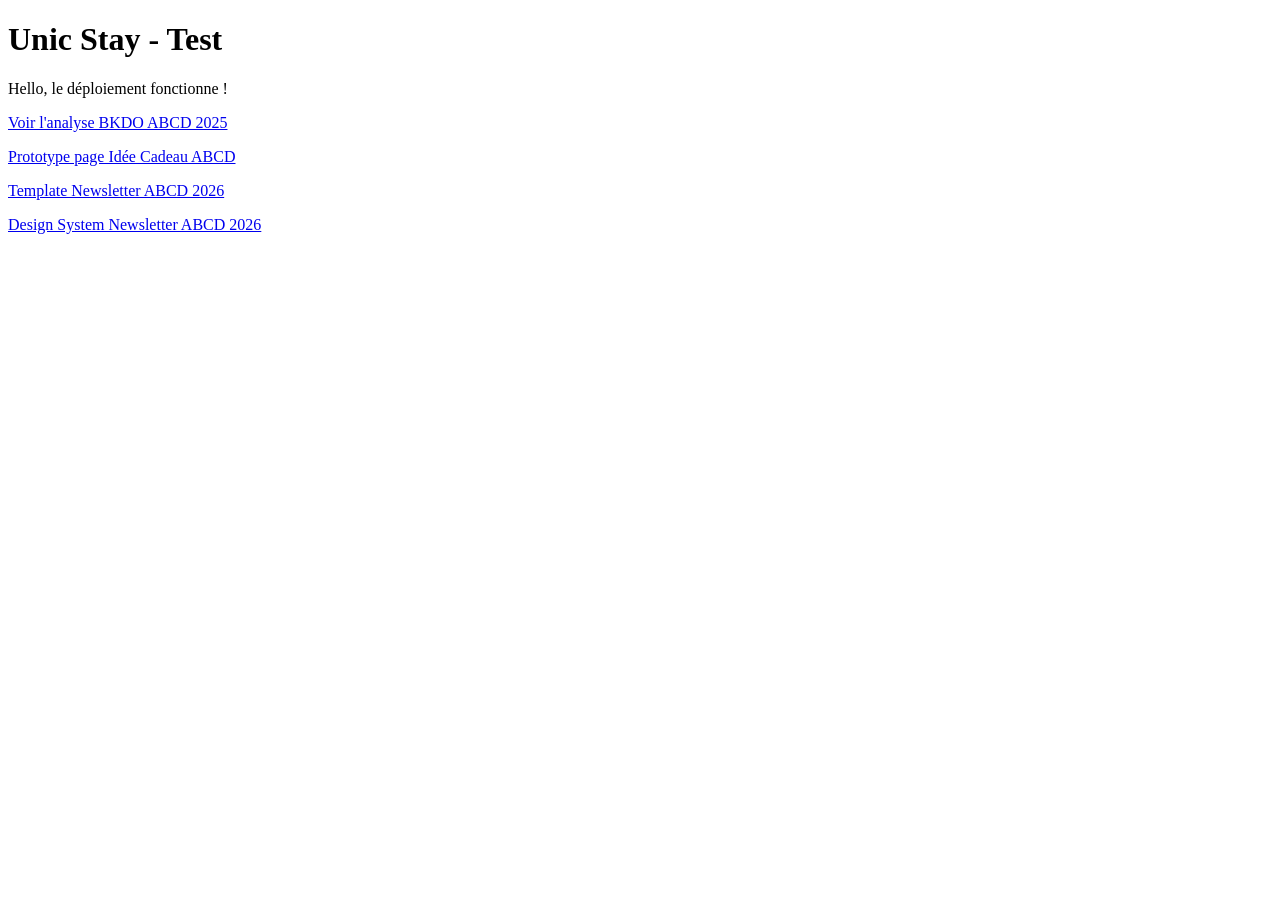
<file: index.html>
<!DOCTYPE html>
<html lang="fr">
<head>
    <meta charset="UTF-8">
    <meta name="viewport" content="width=device-width, initial-scale=1.0">
    <title>Unic Stay - Test</title>
</head>
<body>
    <h1>Unic Stay - Test</h1>
    <p>Hello, le déploiement fonctionne !</p>
    <p><a href="analyse-bkdo-abcd-2025/">Voir l'analyse BKDO ABCD 2025</a></p>
    <p><a href="idee-cadeau-abcd/">Prototype page Idée Cadeau ABCD</a></p>
    <p><a href="design-system-newsletter/template_newsletter_abcd.html">Template Newsletter ABCD 2026</a></p>
    <p><a href="design-system-newsletter/design_systeme_newsletter_abcd.html">Design System Newsletter ABCD 2026</a></p>
</body>
</html>
</file>
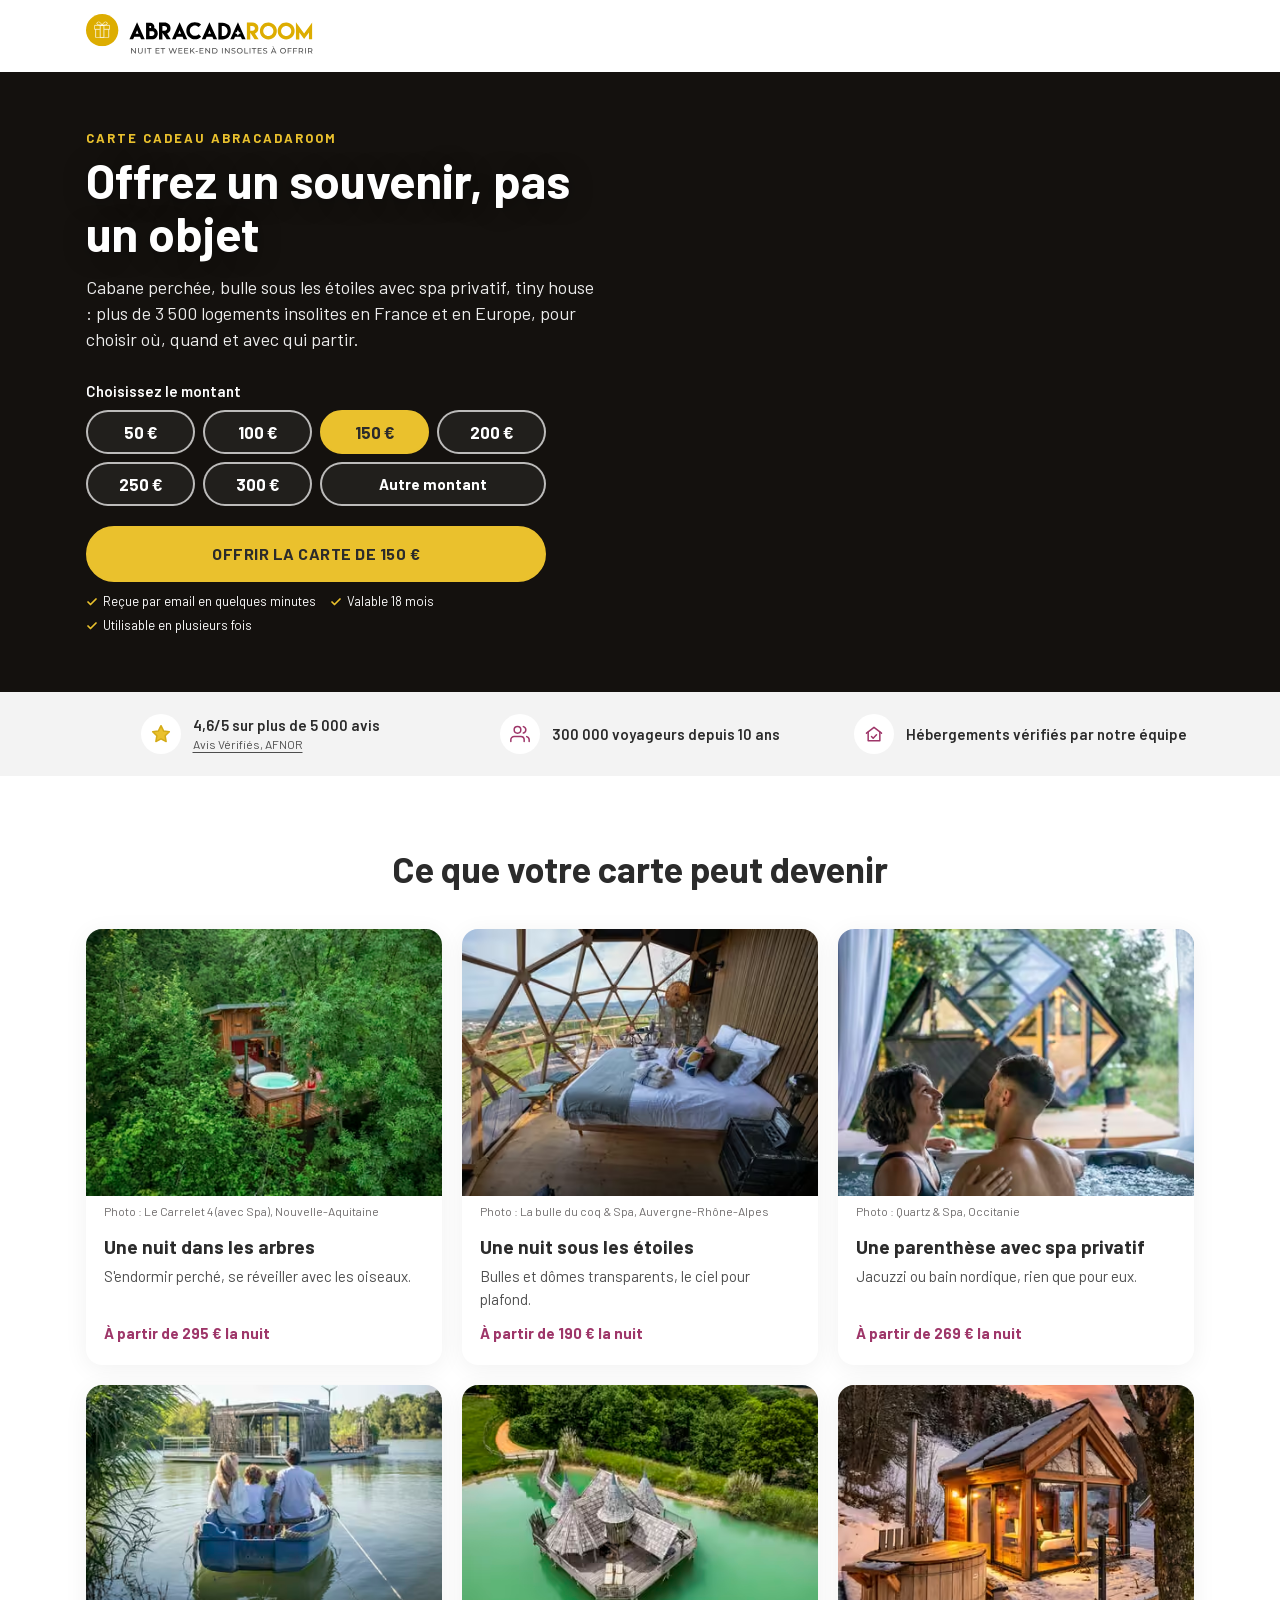
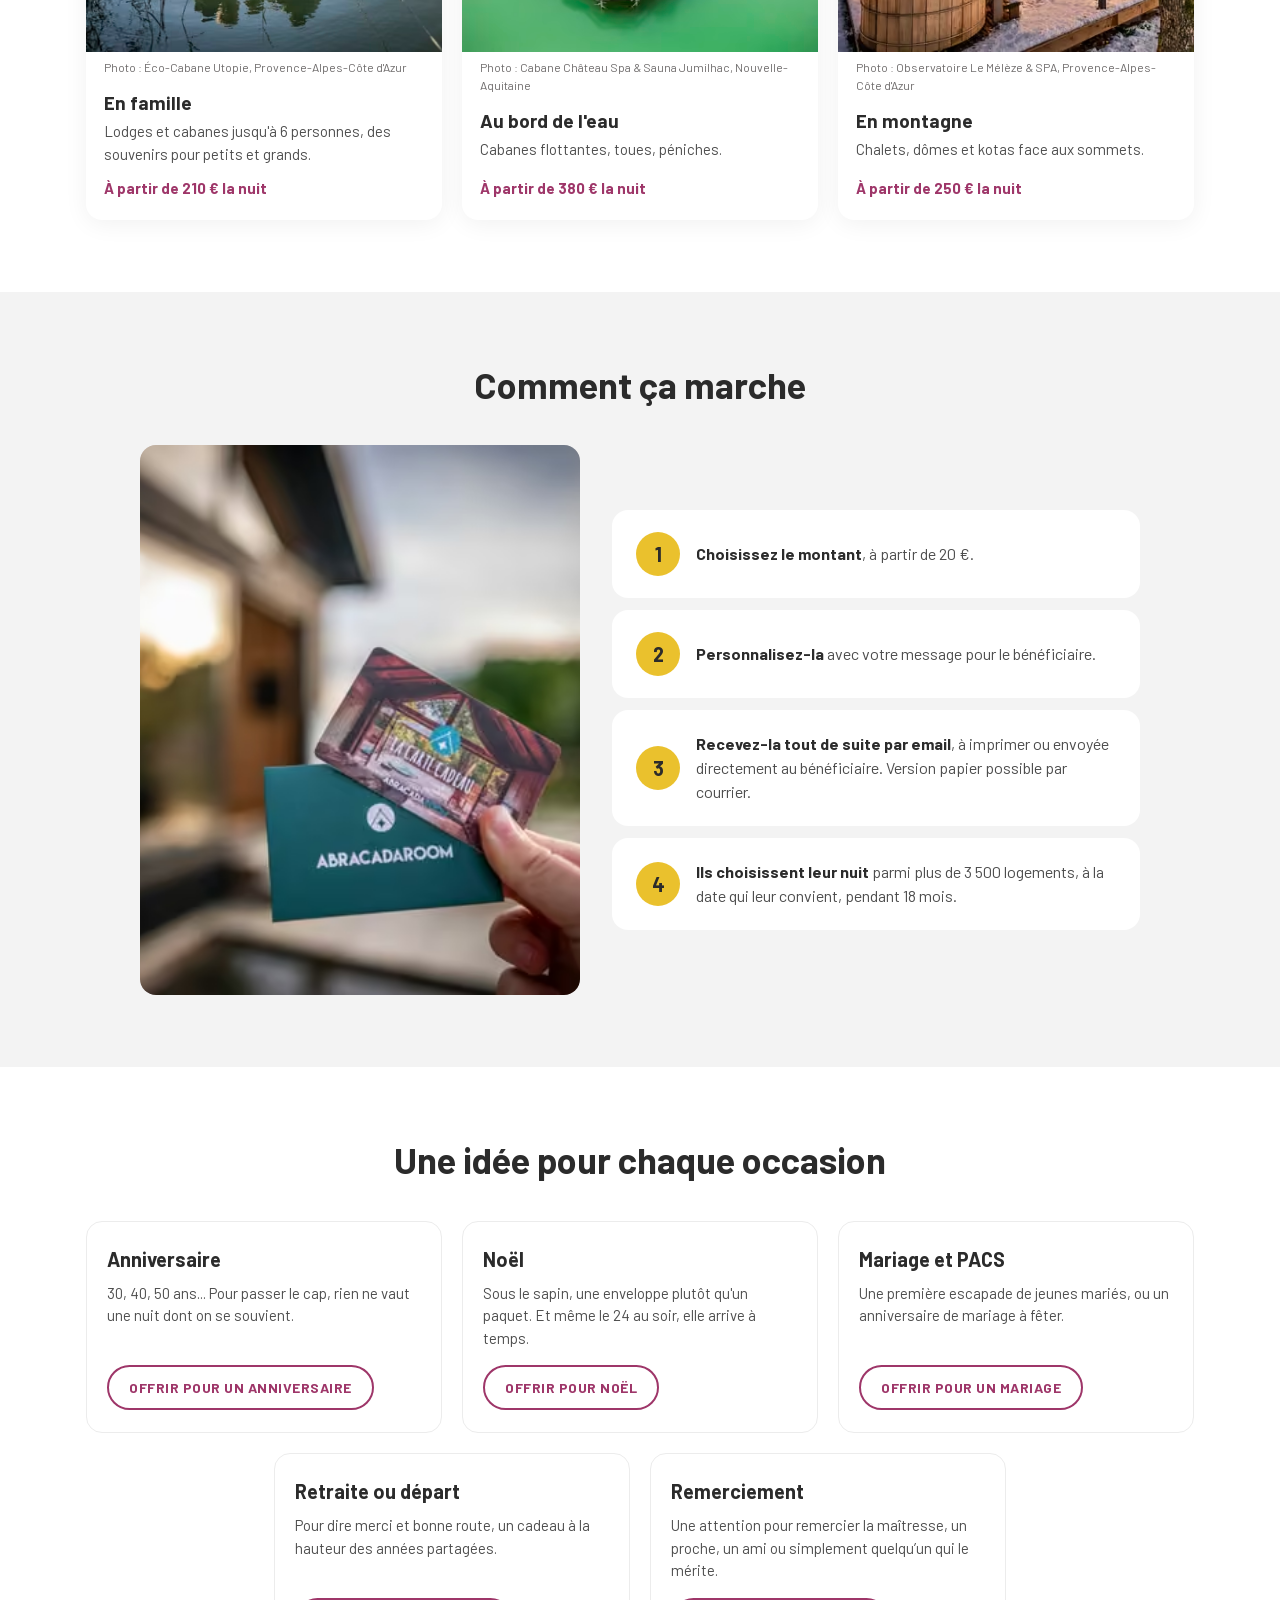
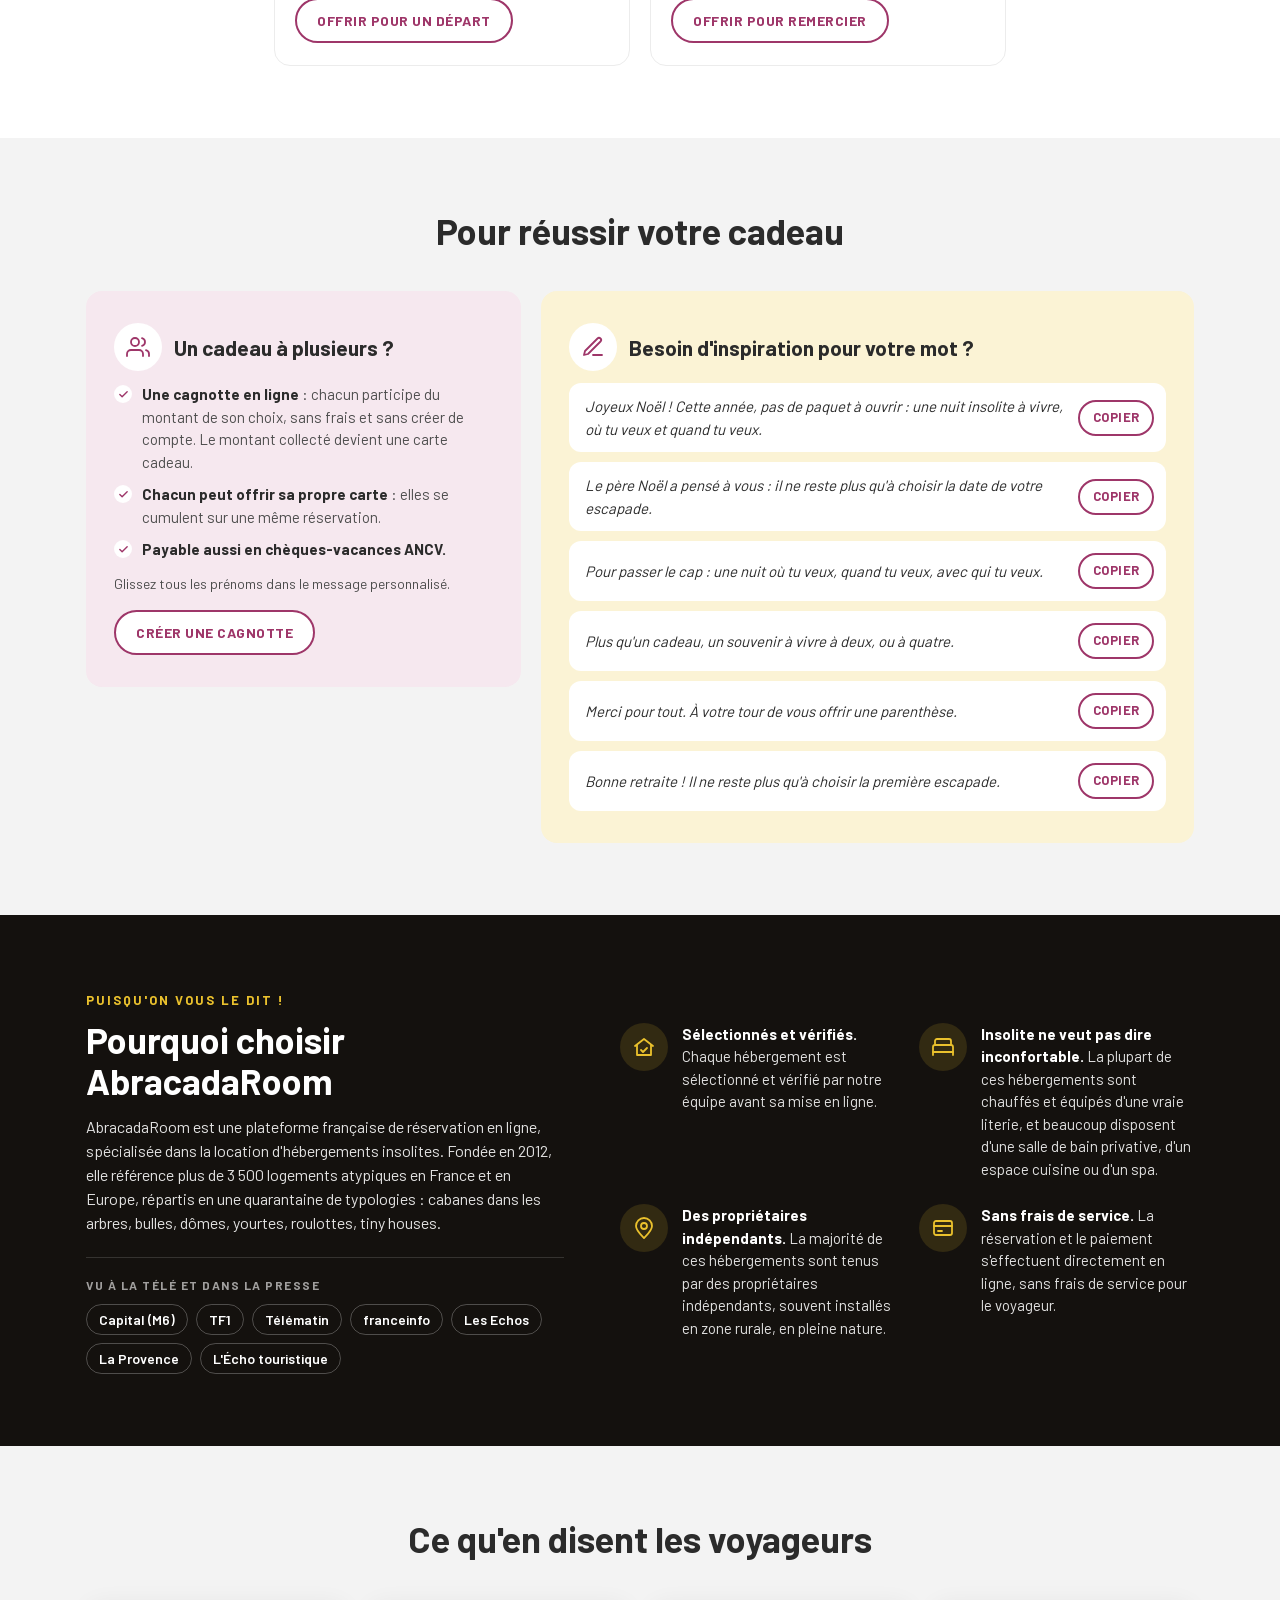
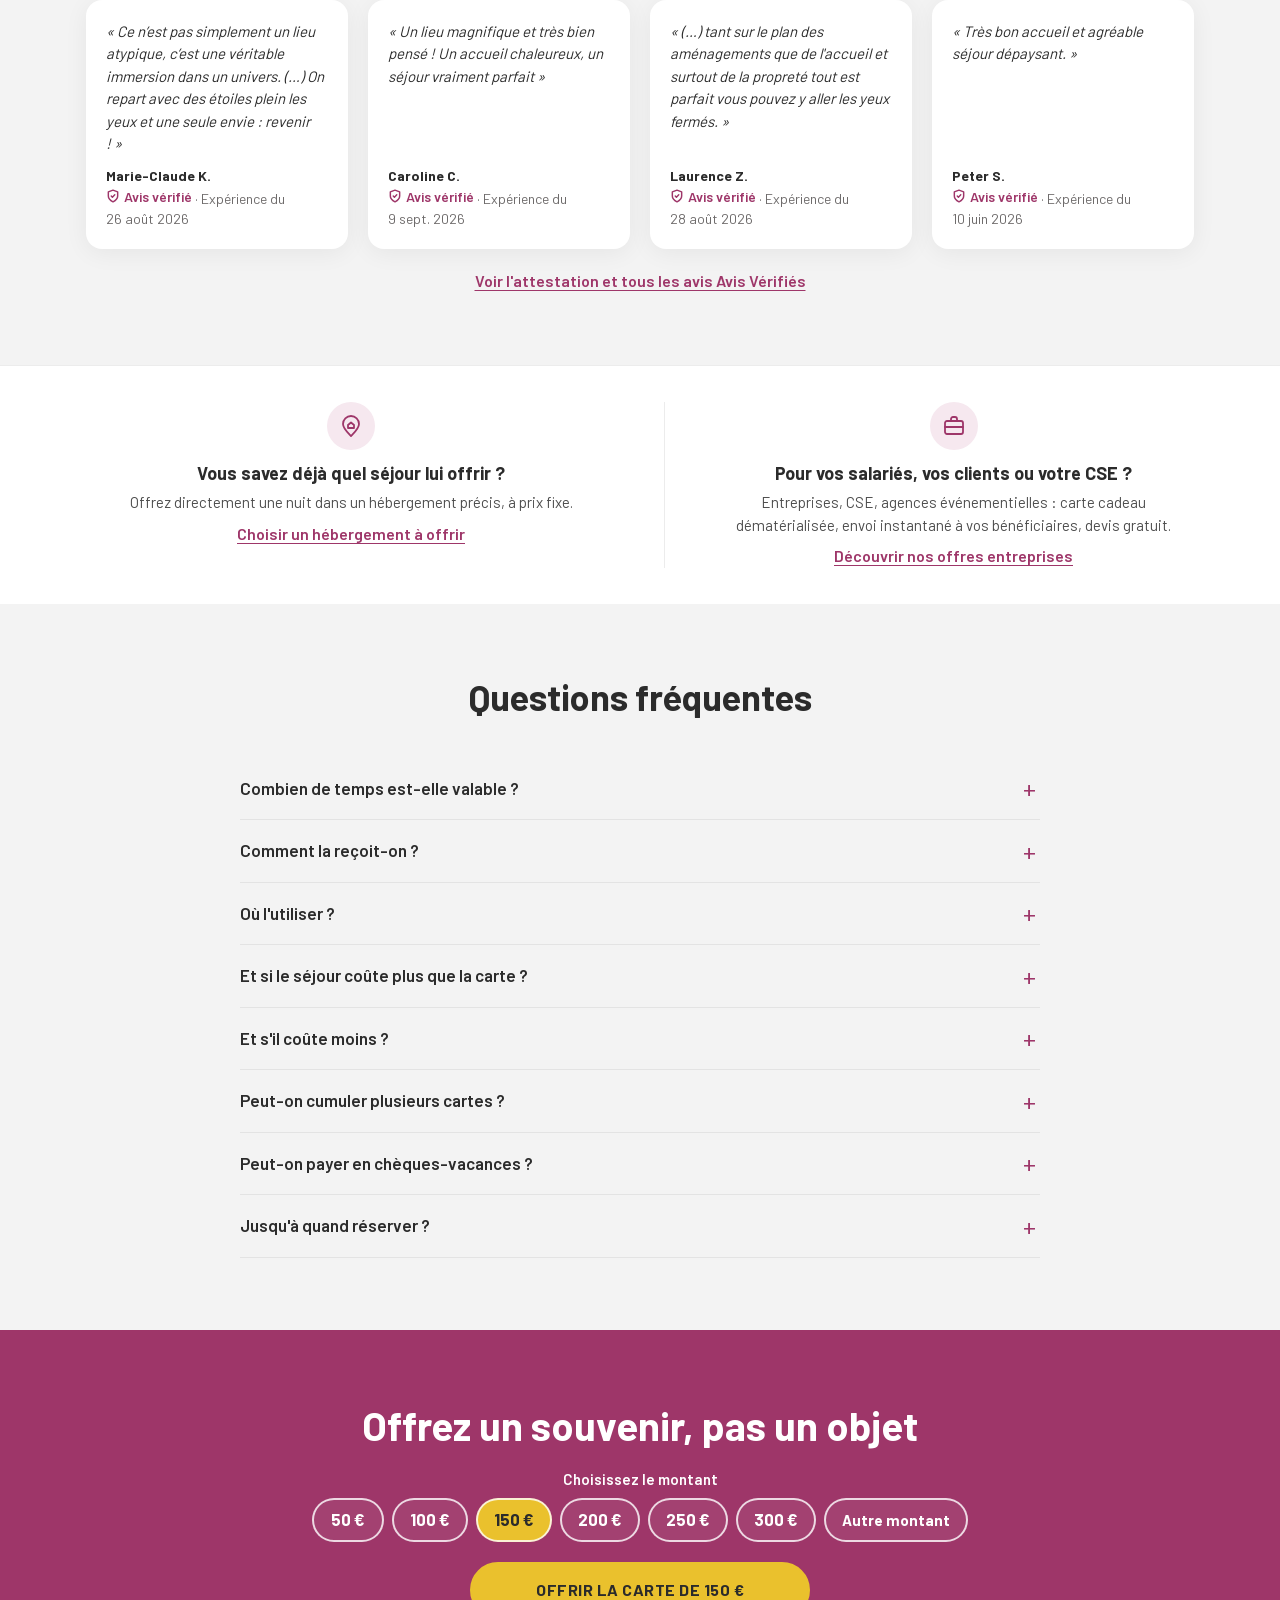
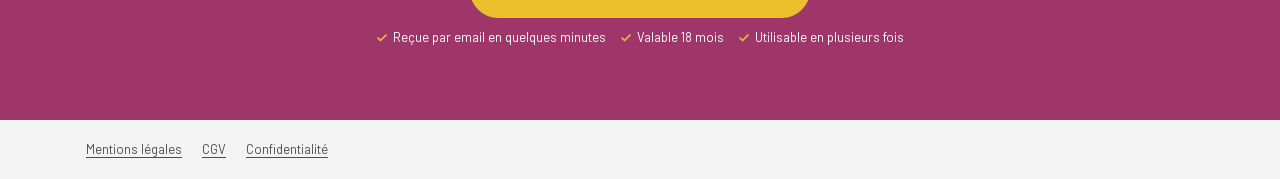
<file: lp/carte-cadeau/index.html>
<!DOCTYPE html>
<html lang="fr">
<head>
  <meta charset="UTF-8">
  <script>
    // Sans "/" final, les chemins relatifs (img/, fonts/, lp.js) pointeraient vers le dossier parent : on corrige l'adresse
    (function (l) {
      if (!/\/$/.test(l.pathname) && !/\.[a-z0-9]+$/i.test(l.pathname)) l.replace(l.pathname + '/' + l.search + l.hash);
    })(window.location);
  </script>
  <meta name="viewport" content="width=device-width, initial-scale=1, viewport-fit=cover">
  <title>Carte cadeau AbracadaRoom : offrez un souvenir, pas un objet</title>
  <meta name="description" content="Offrez la carte cadeau AbracadaRoom : plus de 3 500 logements insolites en France et en Europe. Reçue par email en quelques minutes, valable 18 mois.">
  <!-- Landing page réservée au trafic payant : jamais indexée. Ne rien bloquer dans robots.txt (le robot Google Shopping doit pouvoir la visiter). -->
  <meta name="robots" content="noindex, nofollow">
  <meta name="theme-color" content="#9e3669">
  <!-- Favicon : mêmes icônes que le site (le /favicon.ico du serveur est vide) -->
  <link rel="icon" type="image/png" sizes="32x32" href="https://www.abracadaroom.com/assets/favicon/favicon-32x32.png?v=1">
  <link rel="icon" type="image/png" sizes="16x16" href="https://www.abracadaroom.com/assets/favicon/favicon-16x16.png?v=1">
  <link rel="icon" type="image/png" sizes="96x96" href="https://www.abracadaroom.com/assets/favicon/favicon-96x96.png?v=1">
  <link rel="icon" type="image/png" sizes="192x192" href="https://www.abracadaroom.com/assets/favicon/android-icon-192x192.png?v=1">
  <link rel="apple-touch-icon" sizes="180x180" href="https://www.abracadaroom.com/assets/favicon/apple-icon-180x180.png?v=1">

  <!-- ===== CONFIGURATION : seul endroit à modifier au déploiement ===== -->
  <script>
    window.LP_CONFIG = {
      // URL définitive de la page
      pageUrl: 'https://www.abracadaroom.com/fr/offrir-carte-cadeau/',
      // Tunnel d'achat de la carte cadeau (le paramètre value est ajouté par le script)
      checkoutUrl: 'https://gift.abracadaroom.com/fr/giftcards/customization/',
      // Sortie secondaire : mini-boutique bons cadeaux
      secondaryUrl: 'https://www.abracadaroom.com/fr/idee-cadeau/recherche/',
      // Sortie entreprises : cadeaux d'entreprise et CSE
      b2bUrl: 'https://www.abracadaroom.com/fr/cadeaux-entreprise/',
      // Valeur du paramètre src ajouté aux liens sortants
      src: 'lp-carte-cadeau',
      // Conteneur Google Tag Manager du site AbracadaRoom (vide = GTM non chargé)
      gtmId: 'GTM-WF3MVZ',
      // GTM ne se charge que sur ce domaine : les tests en local et la maquette Vercel ne polluent pas GA4 ni Google Ads
      gtmDomain: 'abracadaroom.com'
    };
  </script>

  <!-- Google Tag Manager (chargé seulement si l'ID est renseigné) -->
  <script>
    window.dataLayer = window.dataLayer || [];
    (function (w, d, id, domain) {
      if (!/^GTM-[A-Z0-9]+$/.test(id)) return;
      var host = w.location.hostname;
      if (host !== domain && host.slice(-domain.length - 1) !== '.' + domain) return;
      w.dataLayer.push({ 'gtm.start': Date.now(), event: 'gtm.js' });
      var s = d.createElement('script');
      s.async = true;
      s.src = 'https://www.googletagmanager.com/gtm.js?id=' + id;
      d.head.appendChild(s);
    })(window, document, window.LP_CONFIG.gtmId, window.LP_CONFIG.gtmDomain);
  </script>

  <!-- Image du hero (LCP) selon ?occasion= : une seule définition, utilisée pour le préchargement et pour l'affichage.
       Pas d'alcool à l'image (loi Évin). Recadrages : mobile 1,7:1 (img/NOM-mobile-*), desktop 1,25:1 (img/NOM-*). -->
  <script>
    // pos (optionnel) : cadrage de la photo dans son emplacement sur ordinateur (par défaut 50% 85%)
    window.LP_HEROES = {
      'default': { file: 'hero-couple-dome', desk: [800, 1200, 1600], alt: 'Un couple assis sur un lit rond sous un dôme de bois et de verre, le regard tourné vers le ciel' },
      'amoureux': { file: 'hero-couple-cabane-lit', desk: [800, 1200, 1600], alt: 'Un couple en peignoir au lit dans une cabane aux parois de verre, au milieu des arbres' },
      'spa': { file: 'hero-couple-jacuzzi', desk: [800, 1200, 1600], alt: 'Un couple dans un jacuzzi privatif, face à une cabane de verre dans la verdure' },
      'famille': { file: 'hero-famille-barque', desk: [800, 1200, 1600], alt: 'Une famille avec deux enfants rejoint en barque une cabane flottante sur un lac' },
      'noel': { file: 'hero-chalet-neige', desk: [800, 1200, 1280], alt: 'Chalet vitré sous la neige au coucher du soleil, avec un bain nordique en bois sur la terrasse' },
      'derniere-minute': { file: 'hero-carte-cadeau', desk: [800, 1200, 1600], pos: '15% 85%', alt: 'Une main tient une carte cadeau AbracadaRoom illustrée et son enveloppe, devant un chalet au bord de l\u2019eau' }
    };
    (function (d) {
      var o = new URLSearchParams(location.search).get('occasion');
      var h = Object.prototype.hasOwnProperty.call(window.LP_HEROES, o) ? window.LP_HEROES[o] : window.LP_HEROES['default'];
      function srcset(suffix, widths, ext) {
        return widths.map(function (w) { return 'img/' + h.file + suffix + '-' + w + '.' + ext + ' ' + w + 'w'; }).join(', ');
      }
      h.mobile = function (ext) { return srcset('-mobile', [480, 828, 1200], ext); };
      h.desktop = function (ext) { return srcset('', h.desk, ext); };
      window.LP_HERO = h;
      [['(max-width: 767px)', h.mobile('avif'), '100vw'], ['(min-width: 768px)', h.desktop('avif'), '50vw']].forEach(function (p) {
        var l = d.createElement('link');
        l.rel = 'preload'; l.as = 'image'; l.type = 'image/avif'; l.setAttribute('fetchpriority', 'high');
        l.media = p[0]; l.setAttribute('imagesrcset', p[1]); l.setAttribute('imagesizes', p[2]);
        d.head.appendChild(l);
      });
    })(document);
  </script>

  <!-- Polices : Barlow auto-hébergée, jeu latin, 3 graisses utilisées seulement -->
  <link rel="preload" href="fonts/barlow-700.woff2" as="font" type="font/woff2" crossorigin>
  <link rel="preload" href="fonts/barlow-400.woff2" as="font" type="font/woff2" crossorigin>

  <style>
    /* ===== POLICES ===== */
    @font-face { font-family: 'Barlow'; font-style: normal; font-weight: 400; font-display: swap; src: url(fonts/barlow-400.woff2) format('woff2'); }
    @font-face { font-family: 'Barlow'; font-style: normal; font-weight: 600; font-display: swap; src: url(fonts/barlow-600.woff2) format('woff2'); }
    @font-face { font-family: 'Barlow'; font-style: normal; font-weight: 700; font-display: swap; src: url(fonts/barlow-700.woff2) format('woff2'); }

    /* ===== VARIABLES : charte idee-cadeau-abcd-v2 (reprise de la prod box.css) ===== */
    :root {
      --abcd-yellow: #eac12d;
      --abcd-yellow-dark: #d4ab17;
      --abcd-yellow-soft: #fbf3d5;
      --abcd-magenta: #9e3669;
      --abcd-magenta-dark: #7f204e;
      --abcd-magenta-soft: #f6e8ef;
      --abcd-text: #4d4d4d;
      --abcd-title: #2b2b2b;
      --abcd-text-muted: #6f6c6c; /* assombri par rapport à la v2 (#8e8b8b) pour un contraste AA sur fond clair */
      --abcd-light: #f3f3f3;
      --abcd-radius: 16px;
      --abcd-gutter: 16px;
      --abcd-focus: 0 0 0 3px #fff, 0 0 0 5px var(--abcd-magenta);
    }

    /* ===== BASE ===== */
    *, *::before, *::after { box-sizing: border-box; }
    html { -webkit-text-size-adjust: 100%; scroll-behavior: smooth; }
    @media (prefers-reduced-motion: reduce) { html { scroll-behavior: auto; } }
    body {
      margin: 0;
      color: var(--abcd-text);
      background: #fff;
      font-family: 'Barlow', system-ui, -apple-system, 'Segoe UI', Roboto, Arial, sans-serif;
      font-size: 1rem;
      line-height: 1.5;
    }
    img, svg { display: block; max-width: 100%; }
    [hidden] { display: none !important; }
    h1, h2, h3, p { margin: 0; }
    a { color: var(--abcd-magenta); }
    a:hover { color: var(--abcd-magenta-dark); }
    :focus-visible { outline: none; box-shadow: var(--abcd-focus); border-radius: 4px; }
    .abcd-container { width: 100%; max-width: 1140px; margin: 0 auto; padding: 0 var(--abcd-gutter); }
    .abcd-sr-only { position: absolute; width: 1px; height: 1px; overflow: hidden; clip: rect(0 0 0 0); white-space: nowrap; }

    /* ===== EN-TÊTE : logo seul, non cliquable ===== */
    .abcd-top { background: #fff; }
    .abcd-top .abcd-container { display: flex; align-items: center; height: 56px; }
    .abcd-top__logo { width: auto; height: 32px; }
    @media (min-width: 768px) {
      .abcd-top .abcd-container { height: 72px; }
      .abcd-top__logo { height: 44px; }
    }

    /* ===== COMPOSANTS PARTAGÉS (repris de la v2) ===== */
    .abcd-eyebrow {
      display: inline-block;
      color: var(--abcd-magenta);
      font-size: 0.8125rem;
      font-weight: 700;
      letter-spacing: 2px;
      text-transform: uppercase;
    }
    .abcd-btn {
      display: inline-block;
      border-radius: 50px;
      padding: 14px 28px;
      line-height: 1.25;
      font: inherit;
      font-weight: 700;
      font-size: 1rem;
      letter-spacing: 0.5px;
      text-transform: uppercase;
      text-align: center;
      text-decoration: none;
      cursor: pointer;
      transition: background-color .2s, border-color .2s, color .2s, transform .2s;
    }
    .abcd-btn:hover { text-decoration: none; transform: translateY(-1px); }
    .abcd-btn-yellow { background: var(--abcd-yellow); border: 2px solid var(--abcd-yellow); color: var(--abcd-title); }
    .abcd-btn-yellow:hover { background: var(--abcd-yellow-dark); border-color: var(--abcd-yellow-dark); color: var(--abcd-title); }
    .abcd-btn[aria-disabled="true"] { opacity: .55; transform: none; }
    /* Emplacement à fournir, bien visible pendant la phase maquette */
    .abcd-todo {
      display: inline-block;
      background: #fff3a8;
      color: #5c4a00;
      font-size: 0.6875rem;
      font-weight: 700;
      letter-spacing: 1px;
      text-transform: uppercase;
      padding: 2px 8px;
      border-radius: 4px;
    }

    /* ===== 1. HERO =====
       Mobile : photo en bandeau haut qui se fond dans le fond sombre, contenu en dessous.
       Objectif 375 x 667 : sélecteur de montant et bouton d'achat visibles sans scroller. */
    .abcd-hero {
      position: relative;
      overflow: hidden;
      background: #14110e;
      color: #fff;
    }
    .abcd-hero__media { position: absolute; top: 0; left: 0; right: 0; height: 58.65vw; }
    .abcd-hero__media img { width: 100%; height: 100%; object-fit: cover; object-position: 50% 100%; }
    .abcd-hero__veil {
      position: absolute;
      inset: 0;
      background: linear-gradient(180deg, rgba(20,17,14,0) 70%, #14110e 100%);
    }
    .abcd-hero__todo { position: absolute; top: 10px; right: 10px; z-index: 3; }
    /* Le contenu démarre juste sous la photo (hauteur du bandeau = 58,6 % de la largeur) */
    .abcd-hero__content { position: relative; z-index: 2; padding-top: calc(58.6vw + 14px); padding-bottom: 28px; }
    /* Mobile : le sous-titre passe sous le bouton d'achat pour garder sélecteur et bouton au-dessus de la ligne de flottaison */
    .abcd-hero__box { max-width: 560px; display: flex; flex-direction: column; }
    .abcd-hero__box > .abcd-eyebrow { align-self: flex-start; }
    .abcd-hero__box > .abcd-hero__sub { order: 10; margin: 18px 0 0; }
    @media (max-width: 767px) and (max-height: 700px) {
      .abcd-hero__content { padding-top: calc(58.6vw + 10px); padding-bottom: 20px; }
      .abcd-hero__title { font-size: 1.5625rem; margin-bottom: 12px; }
      .abcd-hero .abcd-cta { margin-top: 10px; }
    }
    @media (max-width: 767px) {
      .abcd-hero .abcd-amounts__label { position: absolute; width: 1px; height: 1px; overflow: hidden; clip: rect(0 0 0 0); white-space: nowrap; }
    }
    .abcd-hero .abcd-eyebrow { color: var(--abcd-yellow); margin-bottom: 6px; }
    .abcd-hero__title {
      font-size: 1.75rem;
      font-weight: 700;
      line-height: 1.1;
      margin-bottom: 16px;
      text-shadow: 0 2px 24px rgba(0,0,0,0.35);
    }
    .abcd-hero__sub { font-size: 0.9375rem; line-height: 1.45; opacity: 0.92; margin-bottom: 18px; }

    /* Tablette et petit ordinateur (768 à 1199 px) : hero un peu plus compact, le texte n'ayant que la moitié de la largeur */
    @media (min-width: 768px) and (max-width: 1199px) {
      .abcd-hero .abcd-hero__content { padding-top: 40px; padding-bottom: 40px; }
      .abcd-hero .abcd-hero__title { font-size: 2.375rem; }
    }

    /* Sélecteur de montant (hero et rappel final) */
    .abcd-amounts__label { display: block; font-weight: 600; font-size: 0.9375rem; margin-bottom: 8px; }
    .abcd-amounts__grid { display: grid; grid-template-columns: repeat(4, 1fr); gap: 8px; }
    .abcd-amount {
      min-height: 44px;
      padding: 0 6px;
      border-radius: 50px;
      border: 2px solid rgba(255,255,255,0.7);
      background: rgba(255,255,255,0.06);
      color: #fff;
      font: inherit;
      font-weight: 700;
      font-size: 1.0625rem;
      cursor: pointer;
      transition: background-color .2s, border-color .2s, color .2s;
    }
    .abcd-amount:hover { border-color: #fff; background: rgba(255,255,255,0.14); }
    .abcd-amount[aria-pressed="true"] { background: var(--abcd-yellow); border-color: var(--abcd-yellow); color: var(--abcd-title); }
    .abcd-amount--other { grid-column: span 2; font-size: 0.9375rem; white-space: nowrap; }
    .abcd-custom { margin-top: 10px; }
    .abcd-custom[hidden] { display: none; }
    .abcd-custom__label { display: block; font-size: 0.875rem; margin-bottom: 4px; }
    .abcd-custom__field { position: relative; max-width: 220px; }
    .abcd-custom__input {
      width: 100%;
      height: 44px;
      padding: 0 40px 0 16px;
      border-radius: 50px;
      border: 2px solid var(--abcd-yellow);
      background: #fff;
      color: var(--abcd-title);
      font: inherit;
      font-weight: 700;
      font-size: 1.0625rem;
      -moz-appearance: textfield;
    }
    .abcd-custom__input::-webkit-outer-spin-button,
    .abcd-custom__input::-webkit-inner-spin-button { -webkit-appearance: none; margin: 0; }
    .abcd-custom__input[aria-invalid="true"] { border-color: #ff8a8a; }
    .abcd-custom__unit { position: absolute; right: 16px; top: 50%; transform: translateY(-50%); color: var(--abcd-title); font-weight: 700; }
    .abcd-custom__error { margin-top: 6px; font-size: 0.875rem; font-weight: 600; color: #ffb3b3; }
    .abcd-custom__error:empty { display: none; }

    .abcd-cta { width: 100%; margin-top: 14px; }
    .abcd-reassure {
      list-style: none;
      margin: 10px 0 0;
      padding: 0;
      display: flex;
      flex-wrap: wrap;
      justify-content: center;
      gap: 4px 14px;
      font-size: 0.8125rem;
    }
    .abcd-reassure li { display: inline-flex; align-items: center; gap: 5px; }
    .abcd-reassure li::before {
      content: '';
      flex: none;
      width: 12px;
      height: 12px;
      background: url("data:image/svg+xml,%3Csvg xmlns='http://www.w3.org/2000/svg' viewBox='0 0 24 24' fill='none' stroke='%23eac12d' stroke-width='3.5' stroke-linecap='round' stroke-linejoin='round'%3E%3Cpolyline points='20 6 9 17 4 12'/%3E%3C/svg%3E") center/contain no-repeat;
    }

    @media (min-width: 768px) {
      .abcd-hero { min-height: 620px; display: flex; align-items: center; }
      .abcd-hero__media { left: auto; width: 50%; height: 100%; }
      .abcd-hero__media img { object-position: var(--hero-pos, 50% 85%); }
      .abcd-hero__veil { background: linear-gradient(90deg, #14110e 0%, rgba(20,17,14,0) 25%); }
      .abcd-hero__content { padding-top: 56px; padding-bottom: 56px; }
      .abcd-hero__title { font-size: 3rem; margin-bottom: 14px; }
      .abcd-hero__box > .abcd-hero__sub { order: 0; font-size: 1.125rem; margin: 0 0 28px; }
      .abcd-hero__box { width: calc(50% - 40px); max-width: 540px; }
      .abcd-hero .abcd-amounts__grid { max-width: 460px; }
      .abcd-hero .abcd-cta { width: 100%; max-width: 460px; margin-top: 20px; }
      .abcd-reassure { justify-content: flex-start; }
    }

    /* ===== SECTIONS : gabarit commun ===== */
    .abcd-section { padding: 48px 0; }
    .abcd-section--light { background: var(--abcd-light); }
    .abcd-section__head { text-align: center; margin-bottom: 28px; }
    .abcd-section-title {
      color: var(--abcd-title);
      font-size: 1.75rem;
      font-weight: 700;
      line-height: 1.15;
    }
    .abcd-section-sub { color: var(--abcd-text-muted); font-size: 1.0625rem; margin-top: 8px; }
    .abcd-icon {
      flex: none;
      width: 48px;
      height: 48px;
      border-radius: 50%;
      background: var(--abcd-magenta-soft);
      display: flex;
      align-items: center;
      justify-content: center;
    }
    .abcd-icon svg { width: 24px; height: 24px; fill: none; stroke: var(--abcd-magenta); stroke-width: 1.8; stroke-linecap: round; stroke-linejoin: round; }
    .abcd-placeholder {
      display: flex;
      align-items: center;
      justify-content: center;
      background:
        repeating-linear-gradient(45deg, rgba(255,255,255,0.05) 0 12px, transparent 12px 24px),
        linear-gradient(135deg, #6b5a63 0%, #3d3238 100%);
      color: rgba(255,255,255,0.85);
      font-size: 0.75rem;
      font-weight: 700;
      letter-spacing: 1.5px;
      text-transform: uppercase;
    }
    .abcd-btn-outline {
      background: #fff;
      border: 2px solid var(--abcd-magenta);
      color: var(--abcd-magenta);
      font-size: 0.875rem;
      padding: 10px 20px;
    }
    .abcd-btn-outline:hover { background: var(--abcd-magenta); color: #fff; }
    /* Défilement horizontal sur mobile (galerie, occasions) */
    .abcd-scroller {
      display: flex;
      gap: 12px;
      overflow-x: auto;
      scroll-snap-type: x mandatory;
      -webkit-overflow-scrolling: touch;
      margin: 0 calc(var(--abcd-gutter) * -1);
      padding: 4px var(--abcd-gutter) 16px;
      scroll-padding: 0 var(--abcd-gutter);
    }
    .abcd-scroller > * { flex: 0 0 78%; scroll-snap-align: start; }
    .abcd-scroller:focus-visible { border-radius: var(--abcd-radius); }
    @media (min-width: 768px) {
      .abcd-section { padding: 72px 0; }
      .abcd-section__head { margin-bottom: 40px; }
      .abcd-section-title { font-size: 2.25rem; }
      .abcd-scroller { display: grid; grid-template-columns: repeat(3, 1fr); gap: 20px; overflow: visible; margin: 0; padding: 0; }
    }

    /* ===== 2. BANDE DE CONFIANCE ===== */
    /* Mobile : 3 blocs côte à côte, icône au-dessus du texte */
    .abcd-trust { background: var(--abcd-light); padding: 16px 0; }
    .abcd-trust ul { list-style: none; margin: 0; padding: 0; display: grid; grid-template-columns: repeat(3, 1fr); gap: 8px; }
    .abcd-trust li { display: flex; flex-direction: column; align-items: center; text-align: center; gap: 6px; font-weight: 600; color: var(--abcd-title); font-size: 0.8125rem; line-height: 1.25; }
    .abcd-trust .abcd-icon { width: 40px; height: 40px; background: #fff; }
    .abcd-trust .abcd-icon svg { width: 20px; height: 20px; }
    .abcd-trust .abcd-icon--star svg { fill: var(--abcd-yellow); stroke: var(--abcd-yellow-dark); }
    @media (min-width: 768px) {
      .abcd-trust { padding: 22px 0; }
      .abcd-trust ul { gap: 32px; }
      .abcd-trust li { flex-direction: row; justify-content: center; text-align: left; gap: 12px; font-size: 0.9375rem; }
      .abcd-trust__sub { font-size: 0.8125rem; }
    }

    /* ===== 3. GALERIE ===== */
    .abcd-idea {
      background: #fff;
      border-radius: var(--abcd-radius);
      overflow: hidden;
      box-shadow: 0 4px 24px rgba(0,0,0,0.06);
      display: flex;
      flex-direction: column;
    }
    .abcd-idea__figure { margin: 0; }
    .abcd-idea__figure img { width: 100%; height: auto; aspect-ratio: 4 / 3; object-fit: cover; background: #e9e4e6; }
    .abcd-idea__credit { padding: 6px 18px 0; font-size: 0.75rem; color: var(--abcd-text-muted); }
    .abcd-idea__body { padding: 16px 18px 20px; display: flex; flex-direction: column; flex: 1; }
    .abcd-idea__title { color: var(--abcd-title); font-size: 1.1875rem; font-weight: 700; line-height: 1.2; margin-bottom: 6px; }
    .abcd-idea__text { font-size: 0.9375rem; margin-bottom: 12px; flex: 1; }
    .abcd-idea__price { color: var(--abcd-magenta); font-weight: 700; font-size: 0.9375rem; }

    /* ===== 4. COMMENT ÇA MARCHE ===== */
    .abcd-how { display: grid; gap: 20px; max-width: 1000px; margin: 0 auto; }
    .abcd-how__figure { margin: 0; border-radius: var(--abcd-radius); overflow: hidden; }
    .abcd-how__figure img { width: 100%; height: auto; aspect-ratio: 3 / 2; object-fit: cover; object-position: 65% 60%; background: #e9e4e6; }
    .abcd-steps { list-style: none; margin: 0; padding: 0; display: grid; gap: 12px; align-content: center; }
    .abcd-step { display: flex; gap: 16px; align-items: flex-start; background: #fff; border-radius: var(--abcd-radius); padding: 20px; }
    .abcd-step__num {
      flex: none;
      width: 44px;
      height: 44px;
      border-radius: 50%;
      background: var(--abcd-yellow);
      color: var(--abcd-title);
      font-weight: 700;
      font-size: 1.25rem;
      display: flex;
      align-items: center;
      justify-content: center;
    }
    .abcd-step p { font-size: 1rem; }
    .abcd-step strong { color: var(--abcd-title); }
    @media (min-width: 768px) {
      .abcd-how { grid-template-columns: 5fr 6fr; gap: 32px; align-items: center; }
      .abcd-how__figure img { aspect-ratio: 4 / 5; }
      .abcd-step { padding: 22px 24px; align-items: center; }
    }

    /* ===== 5. OCCASIONS ===== */
    .abcd-occasion {
      background: #fff;
      border: 1px solid #ececec;
      border-radius: var(--abcd-radius);
      padding: 22px 20px;
      display: flex;
      flex-direction: column;
      transition: border-color .2s, box-shadow .2s;
    }
    .abcd-occasion:hover { border-color: var(--abcd-yellow); box-shadow: 0 8px 24px rgba(0,0,0,0.06); }
    .abcd-occasion__title { color: var(--abcd-title); font-size: 1.25rem; font-weight: 700; margin-bottom: 8px; }
    .abcd-occasion p { font-size: 0.9375rem; flex: 1; margin-bottom: 16px; }
    .abcd-occasion .abcd-btn { align-self: flex-start; }
    @media (min-width: 768px) {
      .abcd-occasions { grid-template-columns: repeat(6, 1fr) !important; }
      .abcd-occasions > * { grid-column: span 2; }
      .abcd-occasions > :nth-child(4) { grid-column: 2 / span 2; }
    }

    .abcd-duo { display: grid; gap: 16px; }
    .abcd-panel { border-radius: var(--abcd-radius); padding: 24px 20px; }
    .abcd-panel--magenta { background: var(--abcd-magenta-soft); }
    .abcd-panel--yellow { background: var(--abcd-yellow-soft); }
    .abcd-panel__head { display: flex; align-items: center; gap: 12px; margin-bottom: 12px; }
    .abcd-panel__title { color: var(--abcd-title); font-size: 1.3125rem; font-weight: 700; line-height: 1.2; }
    .abcd-panel .abcd-icon { background: #fff; }
    .abcd-group { list-style: none; margin: 0 0 12px; padding: 0; display: grid; gap: 10px; }
    .abcd-group li { position: relative; padding-left: 28px; font-size: 0.9375rem; }
    .abcd-group li::before {
      content: '';
      position: absolute;
      left: 0;
      top: 2px;
      width: 18px;
      height: 18px;
      border-radius: 50%;
      background: #fff url("data:image/svg+xml,%3Csvg xmlns='http://www.w3.org/2000/svg' viewBox='0 0 24 24' fill='none' stroke='%239e3669' stroke-width='3' stroke-linecap='round' stroke-linejoin='round'%3E%3Cpolyline points='20 6 9 17 4 12'/%3E%3C/svg%3E") center/11px no-repeat;
    }
    .abcd-group strong { color: var(--abcd-title); }
    .abcd-group__tip { font-size: 0.875rem; color: var(--abcd-text); margin-bottom: 16px; }
    .abcd-quotes { list-style: none; margin: 0; padding: 0; display: grid; gap: 10px; }
    .abcd-quote {
      display: flex;
      align-items: center;
      gap: 12px;
      background: #fff;
      border-radius: 12px;
      padding: 12px 12px 12px 16px;
    }
    .abcd-quote p { flex: 1; font-size: 0.9375rem; font-style: italic; color: var(--abcd-title); }
    .abcd-copy {
      flex: none;
      min-width: 76px;
      min-height: 36px;
      border-radius: 50px;
      border: 2px solid var(--abcd-magenta);
      background: #fff;
      color: var(--abcd-magenta);
      font: inherit;
      font-weight: 700;
      font-size: 0.8125rem;
      text-transform: uppercase;
      letter-spacing: 0.5px;
      cursor: pointer;
    }
    .abcd-copy:hover, .abcd-copy.is-done { background: var(--abcd-magenta); color: #fff; }
    @media (min-width: 768px) {
      .abcd-duo { grid-template-columns: 2fr 3fr; gap: 20px; align-items: start; }
      .abcd-panel { padding: 32px 28px; }
    }

    /* ===== POURQUOI ABRACADAROOM ===== */
    .abcd-why { background: #14110e; color: rgba(255,255,255,0.88); padding: 48px 0; }
    .abcd-why__grid { display: grid; gap: 28px; }
    .abcd-why .abcd-eyebrow { color: var(--abcd-yellow); margin-bottom: 8px; }
    .abcd-why__title { color: #fff; font-size: 1.75rem; font-weight: 700; line-height: 1.15; margin-bottom: 14px; }
    .abcd-why__intro { font-size: 1rem; }
    .abcd-press { margin-top: 22px; padding-top: 18px; border-top: 1px solid rgba(255,255,255,0.14); }
    .abcd-press__label { font-size: 0.75rem; font-weight: 700; letter-spacing: 1.5px; text-transform: uppercase; color: rgba(255,255,255,0.6); margin-bottom: 10px; }
    .abcd-press__list { list-style: none; margin: 0; padding: 0; display: flex; flex-wrap: wrap; gap: 8px; }
    .abcd-press__list li {
      padding: 4px 12px;
      border: 1px solid rgba(255,255,255,0.25);
      border-radius: 50px;
      font-size: 0.875rem;
      font-weight: 600;
      color: #fff;
      white-space: nowrap;
    }
    .abcd-why__list { list-style: none; margin: 0; padding: 0; display: grid; gap: 18px; }
    .abcd-why__list li { display: flex; gap: 14px; align-items: flex-start; }
    .abcd-why__list p { font-size: 0.9375rem; }
    .abcd-why__list strong { color: #fff; }
    .abcd-why .abcd-icon { background: rgba(234,193,45,0.14); }
    .abcd-why .abcd-icon svg { stroke: var(--abcd-yellow); }
    @media (min-width: 768px) {
      .abcd-why { padding: 72px 0; }
      .abcd-why__grid { grid-template-columns: 5fr 6fr; gap: 56px; align-items: center; }
      .abcd-why__title { font-size: 2.25rem; }
      .abcd-why__list { grid-template-columns: 1fr 1fr; gap: 24px; }
    }

    /* ===== 6. AVIS ===== */
    .abcd-review {
      background: #fff;
      border-radius: var(--abcd-radius);
      padding: 20px;
      box-shadow: 0 4px 24px rgba(0,0,0,0.06);
      display: flex;
      flex-direction: column;
      gap: 10px;
    }
    .abcd-review { margin: 0; }
    .abcd-review__text { margin: 0; font-size: 0.9375rem; font-style: italic; color: var(--abcd-title); flex: 1; }
    .abcd-review__badge {
      display: inline-flex;
      align-items: center;
      gap: 4px;
      color: var(--abcd-magenta);
      font-weight: 600;
    }
    .abcd-review__badge::before {
      content: '';
      width: 14px;
      height: 14px;
      background: url("data:image/svg+xml,%3Csvg xmlns='http://www.w3.org/2000/svg' viewBox='0 0 24 24' fill='none' stroke='%239e3669' stroke-width='2.5' stroke-linecap='round' stroke-linejoin='round'%3E%3Cpath d='M12 22s8-4 8-10V5l-8-3-8 3v7c0 6 8 10 8 10z'/%3E%3Cpolyline points='9 12 11 14 15 10'/%3E%3C/svg%3E") center/contain no-repeat;
    }
    .abcd-review__author { font-size: 0.875rem; color: var(--abcd-text-muted); }
    .abcd-review__author strong { color: var(--abcd-title); }
    @media (min-width: 768px) {
      .abcd-reviews { grid-template-columns: repeat(4, 1fr) !important; }
    }

    .abcd-reviews-more { text-align: center; margin-top: 20px; }
    .abcd-reviews-more a { font-weight: 600; text-underline-offset: 3px; }
    .abcd-trust__sub { display: block; margin-top: 2px; font-size: 0.75rem; font-weight: 400; color: var(--abcd-text); text-underline-offset: 3px; }
    .abcd-trust__sub:hover { color: var(--abcd-magenta); }

    /* Popup Avis Vérifiés */
    .abcd-modal {
      width: min(900px, calc(100vw - 24px));
      height: min(760px, calc(100dvh - 24px));
      max-width: none;
      max-height: none;
      padding: 0;
      border: 0;
      border-radius: var(--abcd-radius);
      box-shadow: 0 24px 64px rgba(0,0,0,0.35);
      overflow: hidden;
    }
    .abcd-modal[open] { display: flex; flex-direction: column; }
    .abcd-modal::backdrop { background: rgba(20,17,14,0.6); }
    .abcd-modal__head { display: flex; align-items: center; justify-content: space-between; gap: 12px; padding: 10px 10px 10px 20px; border-bottom: 1px solid #ececec; }
    .abcd-modal__title { font-weight: 700; color: var(--abcd-title); }
    .abcd-modal__close {
      width: 44px;
      height: 44px;
      border: 0;
      border-radius: 50%;
      background: var(--abcd-light);
      color: var(--abcd-title);
      font-size: 1.75rem;
      line-height: 1;
      cursor: pointer;
    }
    .abcd-modal__close:hover { background: var(--abcd-magenta-soft); color: var(--abcd-magenta); }
    .abcd-modal__frame { flex: 1; width: 100%; border: 0; }
    .abcd-modal__foot { padding: 8px 20px; border-top: 1px solid #ececec; font-size: 0.8125rem; text-align: right; }

    /* ===== 7. SORTIE SECONDAIRE (volontairement discrète) ===== */
    .abcd-secondary { text-align: center; padding: 36px 0; border-top: 1px solid #ececec; }
    .abcd-secondary__title { color: var(--abcd-title); font-size: 1.125rem; font-weight: 700; margin-bottom: 4px; }
    .abcd-secondary p { font-size: 0.9375rem; margin-bottom: 8px; }
    .abcd-secondary a { font-weight: 600; text-underline-offset: 3px; }
    .abcd-secondary__grid { display: grid; gap: 28px; }
    .abcd-secondary__icon { margin: 0 auto 10px; }
    @media (min-width: 768px) {
      .abcd-secondary__grid { grid-template-columns: 1fr 1fr; gap: 48px; }
      .abcd-secondary__grid > div + div { border-left: 1px solid #ececec; padding-left: 48px; }
    }

    /* ===== 8. FAQ ===== */
    .abcd-faq { max-width: 800px; margin: 0 auto; }
    .abcd-faq details { border-bottom: 1px solid #e3e3e3; }
    .abcd-faq summary {
      list-style: none;
      position: relative;
      padding: 18px 40px 18px 0;
      font-size: 1.0625rem;
      font-weight: 600;
      color: var(--abcd-title);
      cursor: pointer;
    }
    .abcd-faq summary::-webkit-details-marker { display: none; }
    .abcd-faq summary:hover { color: var(--abcd-magenta); }
    .abcd-faq summary::after {
      content: '+';
      position: absolute;
      right: 4px;
      top: 50%;
      transform: translateY(-50%);
      font-size: 1.625rem;
      font-weight: 400;
      line-height: 1;
      color: var(--abcd-magenta);
      transition: transform .3s ease;
    }
    .abcd-faq details[open] summary::after { transform: translateY(-50%) rotate(45deg); }
    .abcd-faq details p { padding: 0 40px 18px 0; font-size: 1rem; line-height: 1.6; }
    .abcd-faq details p + p { margin-top: -8px; }

    /* ===== 9. RAPPEL FINAL ===== */
    .abcd-final { background: var(--abcd-magenta); color: #fff; padding: 48px 0; text-align: center; }
    .abcd-final__title { font-size: 1.875rem; font-weight: 700; line-height: 1.15; margin-bottom: 20px; }
    .abcd-final .abcd-amounts { max-width: 560px; margin: 0 auto; text-align: left; }
    .abcd-final .abcd-amount { border-color: rgba(255,255,255,0.8); }
    .abcd-final .abcd-cta { max-width: 560px; }
    .abcd-final .abcd-custom__error { color: #fff; }
    .abcd-final .abcd-reassure { justify-content: center; }
    @media (min-width: 768px) {
      .abcd-final { padding: 72px 0; }
      .abcd-final__title { font-size: 2.5rem; }
      .abcd-final .abcd-amounts { max-width: 720px; }
      .abcd-final .abcd-amounts__grid { display: flex; flex-wrap: wrap; justify-content: center; }
      .abcd-final .abcd-amount { min-width: 72px; padding: 0 16px; }
      .abcd-final .abcd-cta { width: auto; min-width: 340px; margin-top: 20px; }
      .abcd-final .abcd-amounts__label { text-align: center; }
    }

    /* ===== BOUTON COLLANT MOBILE ===== */
    .abcd-sticky {
      position: fixed;
      left: 0;
      right: 0;
      bottom: 0;
      z-index: 50;
      background: #fff;
      box-shadow: 0 -6px 24px rgba(0,0,0,0.12);
      padding: 10px var(--abcd-gutter) calc(10px + env(safe-area-inset-bottom));
      transform: translateY(110%);
      visibility: hidden;
      transition: transform .25s ease, visibility 0s linear .25s;
    }
    .abcd-sticky.is-visible { transform: none; visibility: visible; transition: transform .25s ease; }
    .abcd-sticky .abcd-cta { margin: 0; }
    @media (min-width: 768px) { .abcd-sticky { display: none; } }
    @media (prefers-reduced-motion: reduce) { .abcd-sticky, .abcd-sticky.is-visible { transition: none; } }

    /* ===== BANDEAU COOKIES DU SITE (cookieconsent, chargé par GTM) =====
       Déplacé pour ne jamais masquer le sélecteur de montant ni le bouton d'achat :
       en haut et compact sur mobile (par-dessus le logo et la photo), en bas à droite sur ordinateur (sur la photo). */
    @media (min-width: 768px) {
      .cc-window.cc-floating.cc-left { left: auto !important; right: 1em !important; }
    }
    /* Lien « En savoir plus » du bandeau : contraste suffisant sur le fond turquoise */
    .cc-window .cc-link { color: #fff !important; opacity: 1 !important; text-decoration: underline !important; }
    @media (max-width: 767px) {
      .cc-window.cc-floating {
        top: 0 !important;
        bottom: auto !important;
        flex-direction: row !important;
        align-items: center !important;
        gap: 12px;
        max-width: none !important;
        padding: calc(10px + env(safe-area-inset-top)) 14px 10px !important;
        font-size: 12px !important;
        line-height: 1.4 !important;
      }
      .cc-window.cc-floating .cc-message { flex: 1 1 auto; margin: 0 !important; }
      .cc-window.cc-floating .cc-compliance { flex: 0 0 auto; }
      .cc-window.cc-floating .cc-btn { padding: 8px 14px !important; font-size: 12px !important; min-width: 0 !important; }
    }

    /* ===== PIED DE PAGE MINIMAL ===== */
    .abcd-footer { background: var(--abcd-light); padding: 20px 0; font-size: 0.8125rem; }
    .abcd-footer ul { list-style: none; margin: 0; padding: 0; display: flex; flex-wrap: wrap; gap: 4px 20px; }
    .abcd-footer a { color: var(--abcd-text); text-underline-offset: 3px; }
    .abcd-footer a:hover { color: var(--abcd-magenta); }
  </style>
</head>
<body>
  <!-- Google Tag Manager (noscript) : même ID que LP_CONFIG.gtmId -->
  <noscript><iframe src="https://www.googletagmanager.com/ns.html?id=GTM-WF3MVZ" height="0" width="0" style="display:none;visibility:hidden"></iframe></noscript>

  <!-- ===== EN-TÊTE ===== -->
  <header class="abcd-top">
    <div class="abcd-container">
      <img class="abcd-top__logo" src="img/logo.svg" alt="AbracadaRoom" width="332" height="59">
    </div>
  </header>

  <main>
    <!-- ===== 1. HERO ===== -->
    <section class="abcd-hero" aria-labelledby="hero-title">
      <div class="abcd-hero__media">
        <script>
          (function (h) {
            document.currentScript.insertAdjacentHTML('afterend',
              '<picture>' +
              '<source media="(min-width: 768px)" type="image/avif" srcset="' + h.desktop('avif') + '" sizes="50vw">' +
              '<source media="(min-width: 768px)" type="image/webp" srcset="' + h.desktop('webp') + '" sizes="50vw">' +
              '<source type="image/avif" srcset="' + h.mobile('avif') + '" sizes="100vw">' +
              '<source type="image/webp" srcset="' + h.mobile('webp') + '" sizes="100vw">' +
              '<img src="img/' + h.file + '-mobile-828.webp" alt="' + h.alt + '" width="828" height="486" fetchpriority="high" decoding="async"' + (h.pos ? ' style="--hero-pos:' + h.pos + '"' : '') + '>' +
              '</picture>');
          })(window.LP_HERO);
        </script>
        <noscript><img src="img/hero-couple-dome-mobile-828.webp" alt="Un couple assis sur un lit rond sous un dôme de bois et de verre, le regard tourné vers le ciel" width="828" height="486"></noscript>
        <div class="abcd-hero__veil"></div>
      </div>

      <div class="abcd-container abcd-hero__content">
        <div class="abcd-hero__box">
          <p class="abcd-eyebrow">Carte cadeau AbracadaRoom</p>
          <h1 class="abcd-hero__title" id="hero-title">Offrez un souvenir, pas un objet</h1>
          <p class="abcd-hero__sub"><span id="hero-sub-lead">Cabane perchée, bulle sous les étoiles avec spa privatif, tiny house</span> : plus de 3&nbsp;500 logements insolites en France et en Europe, pour choisir où, quand et avec qui partir.</p>
          <!-- Titre et début du sous-titre selon ?occasion= : remplacés avant l'affichage pour éviter tout clignotement -->
          <script>
            window.LP_OCCASIONS = {
              'noel': 'Pour Noël, offrez un souvenir, pas un objet',
              'anniversaire': 'Pour son anniversaire, offrez un souvenir, pas un objet',
              'amoureux': 'Offrez-leur un souvenir à deux',
              'derniere-minute': 'Un cadeau de dernière minute ? Il arrive par email en quelques minutes.',
              'spa': 'Offrez un souvenir tout en douceur, spa privatif et nuit insolite',
              'famille': 'Offrez-leur un souvenir à partager en famille'
            };
            // Début du sous-titre : seulement pour les occasions où les exemples par défaut ne collent pas
            window.LP_SUBTITLES = {
              'famille': 'Cabane perchée, lodge ou cabane flottante jusqu\u2019à 6 personnes',
              'amoureux': 'Bulle sous les étoiles, cabane perchée avec spa privatif, love room',
              'spa': 'Jacuzzi ou bain nordique privatif, en cabane perchée ou en bulle sous les étoiles'
            };
            (function () {
              var o = new URLSearchParams(location.search).get('occasion');
              if (o && Object.prototype.hasOwnProperty.call(window.LP_OCCASIONS, o)) {
                document.getElementById('hero-title').textContent = window.LP_OCCASIONS[o];
              }
              if (o && Object.prototype.hasOwnProperty.call(window.LP_SUBTITLES, o)) {
                document.getElementById('hero-sub-lead').textContent = window.LP_SUBTITLES[o];
              }
            })();
          </script>

          <!-- Sélecteur de montant. Les 6 montants sont écrits en dur (vérification de prix Google). Le JS ne fait que présélectionner. -->
          <div class="abcd-amounts" data-amounts id="montant">
            <span class="abcd-amounts__label" id="hero-amounts-label">Choisissez le montant</span>
            <div class="abcd-amounts__grid" role="group" aria-labelledby="hero-amounts-label">
              <button type="button" class="abcd-amount" data-amount="50" aria-pressed="false">50&nbsp;€</button>
              <button type="button" class="abcd-amount" data-amount="100" aria-pressed="false">100&nbsp;€</button>
              <button type="button" class="abcd-amount" data-amount="150" aria-pressed="true">150&nbsp;€</button>
              <button type="button" class="abcd-amount" data-amount="200" aria-pressed="false">200&nbsp;€</button>
              <button type="button" class="abcd-amount" data-amount="250" aria-pressed="false">250&nbsp;€</button>
              <button type="button" class="abcd-amount" data-amount="300" aria-pressed="false">300&nbsp;€</button>
              <button type="button" class="abcd-amount abcd-amount--other" data-amount="other" aria-pressed="false" aria-controls="hero-custom">Autre montant</button>
            </div>
            <div class="abcd-custom" id="hero-custom" hidden>
              <label class="abcd-custom__label" for="hero-custom-input">Votre montant (20&nbsp;€ minimum)</label>
              <div class="abcd-custom__field">
                <input class="abcd-custom__input" id="hero-custom-input" data-custom-input type="number" inputmode="numeric" min="20" step="1" autocomplete="off" aria-describedby="hero-custom-error">
                <span class="abcd-custom__unit" aria-hidden="true">€</span>
              </div>
              <p class="abcd-custom__error" id="hero-custom-error" data-custom-error role="alert"></p>
            </div>
          </div>

          <a class="abcd-btn abcd-btn-yellow abcd-cta" data-cta data-position="hero" id="hero-cta"
             href="https://gift.abracadaroom.com/fr/giftcards/customization/?value=150&amp;src=lp-carte-cadeau">Offrir la carte de 150&nbsp;€</a>
          <ul class="abcd-reassure">
            <li>Reçue par email en quelques minutes</li>
            <li>Valable 18 mois</li>
            <li>Utilisable en plusieurs fois</li>
          </ul>
        </div>
      </div>
    </section>


    <!-- ===== 2. BANDE DE CONFIANCE ===== -->
    <section class="abcd-trust" aria-label="Ils nous font confiance">
      <div class="abcd-container">
        <ul>
          <li>
            <span class="abcd-icon abcd-icon--star" aria-hidden="true"><svg viewBox="0 0 24 24"><polygon points="12 2 15.09 8.26 22 9.27 17 14.14 18.18 21.02 12 17.77 5.82 21.02 7 14.14 2 9.27 8.91 8.26 12 2"/></svg></span>
            <span>4,6/5 sur plus de 5&nbsp;000 avis
              <a class="abcd-trust__sub" href="https://www.avis-verifies.com/avis-clients/abracadaroom.com" target="_blank" rel="noopener" data-reviews-modal>Avis Vérifiés, AFNOR</a></span>
          </li>
          <li>
            <span class="abcd-icon" aria-hidden="true"><svg viewBox="0 0 24 24"><path d="M17 21v-2a4 4 0 0 0-4-4H5a4 4 0 0 0-4 4v2"/><circle cx="9" cy="7" r="4"/><path d="M23 21v-2a4 4 0 0 0-3-3.87"/><path d="M16 3.13a4 4 0 0 1 0 7.75"/></svg></span>
            <span>300&nbsp;000 voyageurs depuis 10&nbsp;ans</span>
          </li>
          <li>
            <span class="abcd-icon" aria-hidden="true"><svg viewBox="0 0 24 24"><path d="M3 11l9-7 9 7"/><path d="M5 10v10h14V10"/><polyline points="9 15 11 17 15 13"/></svg></span>
            <span>Hébergements vérifiés par notre équipe</span>
          </li>
        </ul>
      </div>
    </section>

    <!-- ===== 3. GALERIE D'INSPIRATION (cartes non cliquables) ===== -->
    <!-- Photos 4:3 en chargement différé. Prix « à partir de » : ceux de l'hébergement en photo, à tenir à jour. -->
    <section class="abcd-section" aria-labelledby="galerie-title">
      <div class="abcd-container">
        <div class="abcd-section__head">
          <h2 class="abcd-section-title" id="galerie-title">Ce que votre carte peut devenir</h2>
        </div>
        <div class="abcd-scroller" tabindex="0" role="region" aria-label="Exemples d'hébergements">
          <article class="abcd-idea">
            <figure class="abcd-idea__figure">
            <picture>
                <source type="image/avif" srcset="img/cabane-perchee-jacuzzi-400.avif 400w, img/cabane-perchee-jacuzzi-800.avif 800w" sizes="(min-width: 768px) 360px, 78vw">
                <source type="image/webp" srcset="img/cabane-perchee-jacuzzi-400.webp 400w, img/cabane-perchee-jacuzzi-800.webp 800w" sizes="(min-width: 768px) 360px, 78vw">
                <img src="img/cabane-perchee-jacuzzi-800.webp" alt="Vue aérienne d'une cabane en bois perchée dans une forêt dense, avec un jacuzzi sur sa terrasse" width="800" height="600" loading="lazy" decoding="async">
              </picture>
              <figcaption class="abcd-idea__credit">Photo : Le Carrelet 4 (avec Spa), Nouvelle-Aquitaine</figcaption>
            </figure>
            <div class="abcd-idea__body">
              <h3 class="abcd-idea__title">Une nuit dans les arbres</h3>
              <p class="abcd-idea__text">S'endormir perché, se réveiller avec les oiseaux.</p>
              <p class="abcd-idea__price">À partir de 295&nbsp;€ la nuit</p>
            </div>
          </article>
          <article class="abcd-idea">
            <figure class="abcd-idea__figure">
            <picture>
                <source type="image/avif" srcset="img/dome-panoramique-lit-400.avif 400w, img/dome-panoramique-lit-800.avif 800w" sizes="(min-width: 768px) 360px, 78vw">
                <source type="image/webp" srcset="img/dome-panoramique-lit-400.webp 400w, img/dome-panoramique-lit-800.webp 800w" sizes="(min-width: 768px) 360px, 78vw">
                <img src="img/dome-panoramique-lit-800.webp" alt="Lit double face aux parois transparentes d'un dôme en bois, avec vue panoramique sur les collines" width="800" height="600" loading="lazy" decoding="async">
              </picture>
              <figcaption class="abcd-idea__credit">Photo : La bulle du coq &amp; Spa, Auvergne-Rhône-Alpes</figcaption>
            </figure>
            <div class="abcd-idea__body">
              <h3 class="abcd-idea__title">Une nuit sous les étoiles</h3>
              <p class="abcd-idea__text">Bulles et dômes transparents, le ciel pour plafond.</p>
              <p class="abcd-idea__price">À partir de 190&nbsp;€ la nuit</p>
            </div>
          </article>
          <article class="abcd-idea">
            <figure class="abcd-idea__figure">
            <picture>
                <source type="image/avif" srcset="img/spa-privatif-jacuzzi-400.avif 400w, img/spa-privatif-jacuzzi-800.avif 800w" sizes="(min-width: 768px) 360px, 78vw">
                <source type="image/webp" srcset="img/spa-privatif-jacuzzi-400.webp 400w, img/spa-privatif-jacuzzi-800.webp 800w" sizes="(min-width: 768px) 360px, 78vw">
                <img src="img/spa-privatif-jacuzzi-800.webp" alt="Un couple dans un jacuzzi privatif sous un auvent, face à une cabane de verre dans la verdure" width="800" height="600" loading="lazy" decoding="async">
              </picture>
              <figcaption class="abcd-idea__credit">Photo : Quartz &amp; Spa, Occitanie</figcaption>
            </figure>
            <div class="abcd-idea__body">
              <h3 class="abcd-idea__title">Une parenthèse avec spa privatif</h3>
              <p class="abcd-idea__text">Jacuzzi ou bain nordique, rien que pour eux.</p>
              <p class="abcd-idea__price">À partir de 269&nbsp;€ la nuit</p>
            </div>
          </article>
          <article class="abcd-idea">
            <figure class="abcd-idea__figure">
            <picture>
                <source type="image/avif" srcset="img/famille-barque-cabane-flottante-400.avif 400w, img/famille-barque-cabane-flottante-800.avif 800w" sizes="(min-width: 768px) 360px, 78vw">
                <source type="image/webp" srcset="img/famille-barque-cabane-flottante-400.webp 400w, img/famille-barque-cabane-flottante-800.webp 800w" sizes="(min-width: 768px) 360px, 78vw">
                <img src="img/famille-barque-cabane-flottante-800.webp" alt="Une famille avec deux enfants rejoint en barque une cabane flottante sur un lac" width="800" height="600" loading="lazy" decoding="async">
              </picture>
              <figcaption class="abcd-idea__credit">Photo : Éco-Cabane Utopie, Provence-Alpes-Côte d'Azur</figcaption>
            </figure>
            <div class="abcd-idea__body">
              <h3 class="abcd-idea__title">En famille</h3>
              <p class="abcd-idea__text">Lodges et cabanes jusqu'à 6 personnes, des souvenirs pour petits et grands.</p>
              <p class="abcd-idea__price">À partir de 210&nbsp;€ la nuit</p>
            </div>
          </article>
          <article class="abcd-idea">
            <figure class="abcd-idea__figure">
            <picture>
                <source type="image/avif" srcset="img/cabane-lacustre-tourelles-400.avif 400w, img/cabane-lacustre-tourelles-800.avif 800w" sizes="(min-width: 768px) 360px, 78vw">
                <source type="image/webp" srcset="img/cabane-lacustre-tourelles-400.webp 400w, img/cabane-lacustre-tourelles-800.webp 800w" sizes="(min-width: 768px) 360px, 78vw">
                <img src="img/cabane-lacustre-tourelles-800.webp" alt="Vue aérienne d'une cabane sur pilotis aux toits en tourelles, au milieu d'un lac vert émeraude" width="800" height="600" loading="lazy" decoding="async">
              </picture>
              <figcaption class="abcd-idea__credit">Photo : Cabane Château Spa &amp; Sauna Jumilhac, Nouvelle-Aquitaine</figcaption>
            </figure>
            <div class="abcd-idea__body">
              <h3 class="abcd-idea__title">Au bord de l'eau</h3>
              <p class="abcd-idea__text">Cabanes flottantes, toues, péniches.</p>
              <p class="abcd-idea__price">À partir de 380&nbsp;€ la nuit</p>
            </div>
          </article>
          <article class="abcd-idea">
            <figure class="abcd-idea__figure">
            <picture>
                <source type="image/avif" srcset="img/chalet-montagne-bain-nordique-400.avif 400w, img/chalet-montagne-bain-nordique-800.avif 800w" sizes="(min-width: 768px) 360px, 78vw">
                <source type="image/webp" srcset="img/chalet-montagne-bain-nordique-400.webp 400w, img/chalet-montagne-bain-nordique-800.webp 800w" sizes="(min-width: 768px) 360px, 78vw">
                <img src="img/chalet-montagne-bain-nordique-800.webp" alt="Chalet vitré sous la neige au coucher du soleil, avec un bain nordique en bois sur la terrasse" width="800" height="600" loading="lazy" decoding="async">
              </picture>
              <figcaption class="abcd-idea__credit">Photo : Observatoire Le Mélèze &amp; SPA, Provence-Alpes-Côte d'Azur</figcaption>
            </figure>
            <div class="abcd-idea__body">
              <h3 class="abcd-idea__title">En montagne</h3>
              <p class="abcd-idea__text">Chalets, dômes et kotas face aux sommets.</p>
              <p class="abcd-idea__price">À partir de 250&nbsp;€ la nuit</p>
            </div>
          </article>
        </div>
      </div>
    </section>

    <!-- ===== 4. COMMENT ÇA MARCHE ===== -->
    <section class="abcd-section abcd-section--light" aria-labelledby="etapes-title">
      <div class="abcd-container">
        <div class="abcd-section__head">
          <h2 class="abcd-section-title" id="etapes-title">Comment ça marche</h2>
        </div>
        <div class="abcd-how">
          <figure class="abcd-how__figure">
            <picture>
              <source type="image/avif" srcset="img/carte-cadeau-enveloppe-600.avif 600w, img/carte-cadeau-enveloppe-1000.avif 1000w" sizes="(min-width: 768px) 460px, 100vw">
              <source type="image/webp" srcset="img/carte-cadeau-enveloppe-600.webp 600w, img/carte-cadeau-enveloppe-1000.webp 1000w" sizes="(min-width: 768px) 460px, 100vw">
              <img src="img/carte-cadeau-enveloppe-1000.webp" alt="Une main tient la carte cadeau AbracadaRoom imprimée et son enveloppe verte, devant une cabane au coucher du soleil" width="1000" height="667" loading="lazy" decoding="async">
            </picture>
          </figure>
        <ol class="abcd-steps">
          <li class="abcd-step">
            <span class="abcd-step__num" aria-hidden="true">1</span>
            <p><strong>Choisissez le montant</strong>, à partir de 20&nbsp;€.</p>
          </li>
          <li class="abcd-step">
            <span class="abcd-step__num" aria-hidden="true">2</span>
            <p><strong>Personnalisez-la</strong> avec votre message pour le bénéficiaire.</p>
          </li>
          <li class="abcd-step">
            <span class="abcd-step__num" aria-hidden="true">3</span>
            <p><strong>Recevez-la tout de suite par email</strong>, à imprimer ou envoyée directement au bénéficiaire. Version papier possible par courrier.</p>
          </li>
          <li class="abcd-step">
            <span class="abcd-step__num" aria-hidden="true">4</span>
            <p><strong>Ils choisissent leur nuit</strong> parmi plus de 3&nbsp;500 logements, à la date qui leur convient, pendant 18 mois.</p>
          </li>
        </ol>
        </div>
      </div>
    </section>

    <!-- ===== 5. IDÉES PAR OCCASION ===== -->
    <!-- Les boutons "Offrir pour..." remontent au sélecteur de montant du hero, sans quitter la page -->
    <section class="abcd-section" aria-labelledby="occasions-title">
      <div class="abcd-container">
        <div class="abcd-section__head">
          <h2 class="abcd-section-title" id="occasions-title">Une idée pour chaque occasion</h2>
        </div>
        <div class="abcd-scroller abcd-occasions">
          <article class="abcd-occasion">
            <h3 class="abcd-occasion__title">Anniversaire</h3>
            <p>30, 40, 50 ans... Pour passer le cap, rien ne vaut une nuit dont on se souvient.</p>
            <button type="button" class="abcd-btn abcd-btn-outline" data-goto-amount>Offrir pour un anniversaire</button>
          </article>
          <article class="abcd-occasion">
            <h3 class="abcd-occasion__title">Noël</h3>
            <p>Sous le sapin, une enveloppe plutôt qu'un paquet. Et même le 24 au soir, elle arrive à temps.</p>
            <button type="button" class="abcd-btn abcd-btn-outline" data-goto-amount>Offrir pour Noël</button>
          </article>
          <article class="abcd-occasion">
            <h3 class="abcd-occasion__title">Mariage et PACS</h3>
            <p>Une première escapade de jeunes mariés, ou un anniversaire de mariage à fêter.</p>
            <button type="button" class="abcd-btn abcd-btn-outline" data-goto-amount>Offrir pour un mariage</button>
          </article>
          <article class="abcd-occasion">
            <h3 class="abcd-occasion__title">Retraite ou départ</h3>
            <p>Pour dire merci et bonne route, un cadeau à la hauteur des années partagées.</p>
            <button type="button" class="abcd-btn abcd-btn-outline" data-goto-amount>Offrir pour un départ</button>
          </article>
          <article class="abcd-occasion">
            <h3 class="abcd-occasion__title">Remerciement</h3>
            <p>Une attention pour remercier la maîtresse, un proche, un ami ou simplement quelqu’un qui le mérite.</p>
            <button type="button" class="abcd-btn abcd-btn-outline" data-goto-amount>Offrir pour remercier</button>
          </article>
        </div>

      </div>
    </section>

    <!-- ===== CADEAU À PLUSIEURS + AIDE AU MOT : section à part, séparée des idées par occasion ===== -->
    <section class="abcd-section abcd-section--light" aria-labelledby="plus-title">
      <div class="abcd-container">
        <div class="abcd-section__head">
          <h2 class="abcd-section-title" id="plus-title">Pour réussir votre cadeau</h2>
        </div>
        <div class="abcd-duo">
          <!-- Cadeau commun -->
          <div class="abcd-panel abcd-panel--magenta">
            <div class="abcd-panel__head">
              <span class="abcd-icon" aria-hidden="true"><svg viewBox="0 0 24 24"><path d="M17 21v-2a4 4 0 0 0-4-4H5a4 4 0 0 0-4 4v2"/><circle cx="9" cy="7" r="4"/><path d="M23 21v-2a4 4 0 0 0-3-3.87"/><path d="M16 3.13a4 4 0 0 1 0 7.75"/></svg></span>
              <h3 class="abcd-panel__title">Un cadeau à plusieurs&nbsp;?</h3>
            </div>
            <!-- Cagnotte : faits repris de gift.abracadaroom.com/fr/giftcards/ -->
            <ul class="abcd-group">
              <li><strong>Une cagnotte en ligne</strong> : chacun participe du montant de son choix, sans frais et sans créer de compte. Le montant collecté devient une carte cadeau.</li>
              <li><strong>Chacun peut offrir sa propre carte</strong> : elles se cumulent sur une même réservation.</li>
              <li class="abcd-group__ancv"><strong>Payable aussi en chèques-vacances ANCV.</strong></li>
            </ul>
            <p class="abcd-group__tip">Glissez tous les prénoms dans le message personnalisé.</p>
            <a class="abcd-btn abcd-btn-outline" href="https://gift.abracadaroom.com/fr/giftcards/?src=lp-carte-cadeau#money_pot" data-cagnotte>Créer une cagnotte</a>
          </div>

          <!-- Aide au mot personnel -->
          <div class="abcd-panel abcd-panel--yellow">
            <div class="abcd-panel__head">
              <span class="abcd-icon" aria-hidden="true"><svg viewBox="0 0 24 24"><path d="M12 20h9"/><path d="M16.5 3.5a2.1 2.1 0 0 1 3 3L7 19l-4 1 1-4Z"/></svg></span>
              <h3 class="abcd-panel__title">Besoin d'inspiration pour votre mot&nbsp;?</h3>
            </div>
            <ul class="abcd-quotes">
              <!-- data-only-occasion : visible seulement pour cette occasion (et sans occasion si data-show-default).
                   data-first-for : remonté en tête pour cette occasion. Voir lp.js. -->
              <li class="abcd-quote" data-only-occasion="amoureux"><p>Rien que nous deux, une nuit hors du temps, où tu veux et quand tu veux.</p><button type="button" class="abcd-copy" data-copy>Copier</button></li>
              <li class="abcd-quote" data-only-occasion="famille"><p>Une aventure à vivre tous ensemble, petits et grands. À vous de choisir où&nbsp;!</p><button type="button" class="abcd-copy" data-copy>Copier</button></li>
              <li class="abcd-quote" data-only-occasion="spa"><p>Pour souffler un peu : une nuit insolite et un spa rien que pour vous.</p><button type="button" class="abcd-copy" data-copy>Copier</button></li>
              <li class="abcd-quote" data-only-occasion="noel" data-show-default><p>Joyeux Noël ! Cette année, pas de paquet à ouvrir : une nuit insolite à vivre, où tu veux et quand tu veux.</p><button type="button" class="abcd-copy" data-copy>Copier</button></li>
              <li class="abcd-quote" data-only-occasion="noel" data-show-default><p>Le père Noël a pensé à vous : il ne reste plus qu'à choisir la date de votre escapade.</p><button type="button" class="abcd-copy" data-copy>Copier</button></li>
              <li class="abcd-quote" data-first-for="anniversaire"><p>Pour passer le cap : une nuit où tu veux, quand tu veux, avec qui tu veux.</p><button type="button" class="abcd-copy" data-copy>Copier</button></li>
              <li class="abcd-quote" data-first-for="famille"><p>Plus qu'un cadeau, un souvenir à vivre à deux, ou à quatre.</p><button type="button" class="abcd-copy" data-copy>Copier</button></li>
              <li class="abcd-quote"><p>Merci pour tout. À votre tour de vous offrir une parenthèse.</p><button type="button" class="abcd-copy" data-copy>Copier</button></li>
              <li class="abcd-quote"><p>Bonne retraite ! Il ne reste plus qu'à choisir la première escapade.</p><button type="button" class="abcd-copy" data-copy>Copier</button></li>
            </ul>
            <p class="abcd-sr-only" aria-live="polite" data-copy-status></p>
          </div>
        </div>
      </div>
    </section>

    <!-- ===== POURQUOI ABRACADAROOM : réassurance marque, sans lien sortant. Textes repris de la présentation AbracadaRoom. ===== -->
    <section class="abcd-why" aria-labelledby="why-title">
      <div class="abcd-container abcd-why__grid">
        <div>
          <p class="abcd-eyebrow">Puisqu'on vous le dit&nbsp;!</p>
          <h2 class="abcd-why__title" id="why-title">Pourquoi choisir AbracadaRoom</h2>
          <p class="abcd-why__intro">AbracadaRoom est une plateforme française de réservation en ligne, spécialisée dans la location d'hébergements insolites. Fondée en 2012, elle référence plus de 3&nbsp;500 logements atypiques en France et en Europe, répartis en une quarantaine de typologies : cabanes dans les arbres, bulles, dômes, yourtes, roulottes, tiny houses.</p>
          <!-- Médias en texte (pas de logos tiers). Remplaçables par les logos officiels si disponibles. -->
          <div class="abcd-press">
            <p class="abcd-press__label">Vu à la télé et dans la presse</p>
            <ul class="abcd-press__list">
              <li>Capital (M6)</li>
              <li>TF1</li>
              <li>Télématin</li>
              <li>franceinfo</li>
              <li>Les Echos</li>
              <li>La Provence</li>
              <li>L'Écho touristique</li>
            </ul>
          </div>
        </div>
        <ul class="abcd-why__list">
          <li>
            <span class="abcd-icon" aria-hidden="true"><svg viewBox="0 0 24 24"><path d="M3 11l9-7 9 7"/><path d="M5 10v10h14V10"/><polyline points="9 15 11 17 15 13"/></svg></span>
            <p><strong>Sélectionnés et vérifiés.</strong> Chaque hébergement est sélectionné et vérifié par notre équipe avant sa mise en ligne.</p>
          </li>
          <li>
            <span class="abcd-icon" aria-hidden="true"><svg viewBox="0 0 24 24"><path d="M2 20v-8a2 2 0 0 1 2-2h16a2 2 0 0 1 2 2v8"/><path d="M4 10V6a2 2 0 0 1 2-2h12a2 2 0 0 1 2 2v4"/><path d="M2 17h20"/></svg></span>
            <p><strong>Insolite ne veut pas dire inconfortable.</strong> La plupart de ces hébergements sont chauffés et équipés d'une vraie literie, et beaucoup disposent d'une salle de bain privative, d'un espace cuisine ou d'un spa.</p>
          </li>
          <li>
            <span class="abcd-icon" aria-hidden="true"><svg viewBox="0 0 24 24"><path d="M12 22c4-4 8-7.6 8-12a8 8 0 0 0-16 0c0 4.4 4 8 8 12z"/><circle cx="12" cy="10" r="3"/></svg></span>
            <p><strong>Des propriétaires indépendants.</strong> La majorité de ces hébergements sont tenus par des propriétaires indépendants, souvent installés en zone rurale, en pleine nature.</p>
          </li>
          <li>
            <span class="abcd-icon" aria-hidden="true"><svg viewBox="0 0 24 24"><rect x="3" y="5" width="18" height="14" rx="2"/><path d="M3 10h18"/><path d="M7 15h4"/></svg></span>
            <p><strong>Sans frais de service.</strong> La réservation et le paiement s'effectuent directement en ligne, sans frais de service pour le voyageur.</p>
          </li>
        </ul>
      </div>
    </section>

    <!-- ===== 6. AVIS ===== -->
    <!-- Avis réels Avis Vérifiés, recopiés tels quels (seuls des extraits signalés par (…) et un emoji retiré).
         Type d'hébergement et note non fournis par l'export : non affichés plutôt qu'inventés. -->
    <section class="abcd-section abcd-section--light" aria-labelledby="avis-title">
      <div class="abcd-container">
        <div class="abcd-section__head">
          <h2 class="abcd-section-title" id="avis-title">Ce qu'en disent les voyageurs</h2>
        </div>
        <div class="abcd-scroller abcd-reviews" tabindex="0" role="region" aria-label="Avis de voyageurs">
          <figure class="abcd-review">
            <blockquote class="abcd-review__text">«&nbsp;Ce n’est pas simplement un lieu atypique, c’est une véritable immersion dans un univers. (…) On repart avec des étoiles plein les yeux et une seule envie : revenir !&nbsp;»</blockquote>
            <figcaption class="abcd-review__author"><strong>Marie-Claude K.</strong><br><span class="abcd-review__badge">Avis vérifié</span> · Expérience du 26&nbsp;août&nbsp;2026</figcaption>
          </figure>
          <figure class="abcd-review">
            <blockquote class="abcd-review__text">«&nbsp;Un lieu magnifique et très bien pensé ! Un accueil chaleureux, un séjour vraiment parfait&nbsp;»</blockquote>
            <figcaption class="abcd-review__author"><strong>Caroline C.</strong><br><span class="abcd-review__badge">Avis vérifié</span> · Expérience du 9&nbsp;sept.&nbsp;2026</figcaption>
          </figure>
          <figure class="abcd-review">
            <blockquote class="abcd-review__text">«&nbsp;(…) tant sur le plan des aménagements que de l'accueil et surtout de la propreté tout est parfait vous pouvez y aller les yeux fermés.&nbsp;»</blockquote>
            <figcaption class="abcd-review__author"><strong>Laurence Z.</strong><br><span class="abcd-review__badge">Avis vérifié</span> · Expérience du 28&nbsp;août&nbsp;2026</figcaption>
          </figure>
          <figure class="abcd-review">
            <blockquote class="abcd-review__text">«&nbsp;Très bon accueil et agréable séjour dépaysant.&nbsp;»</blockquote>
            <figcaption class="abcd-review__author"><strong>Peter S.</strong><br><span class="abcd-review__badge">Avis vérifié</span> · Expérience du 10&nbsp;juin&nbsp;2026</figcaption>
          </figure>
        </div>
        <p class="abcd-reviews-more">
          <a href="https://www.avis-verifies.com/avis-clients/abracadaroom.com" target="_blank" rel="noopener" data-reviews-modal>Voir l'attestation et tous les avis Avis Vérifiés</a>
        </p>
      </div>
    </section>

    <!-- ===== 7. SORTIE SECONDAIRE (discrète, jamais au niveau du bouton d'achat) ===== -->
    <section class="abcd-secondary" aria-label="D'autres façons d'offrir">
      <div class="abcd-container abcd-secondary__grid">
        <div>
          <span class="abcd-icon abcd-secondary__icon" aria-hidden="true"><svg viewBox="0 0 24 24"><path d="M12 22c4-4 8-7.6 8-12a8 8 0 0 0-16 0c0 4.4 4 8 8 12z"/><path d="M9 11l3-2.5 3 2.5v3H9z"/></svg></span>
          <h2 class="abcd-secondary__title">Vous savez déjà quel séjour lui offrir&nbsp;?</h2>
          <p>Offrez directement une nuit dans un hébergement précis, à prix fixe.</p>
          <a href="https://www.abracadaroom.com/fr/idee-cadeau/recherche/?src=lp-carte-cadeau" data-secondary>Choisir un hébergement à offrir</a>
        </div>
        <div>
          <span class="abcd-icon abcd-secondary__icon" aria-hidden="true"><svg viewBox="0 0 24 24"><rect x="3" y="7" width="18" height="13" rx="2"/><path d="M9 7V5a2 2 0 0 1 2-2h2a2 2 0 0 1 2 2v2"/><path d="M3 13h18"/></svg></span>
          <h2 class="abcd-secondary__title">Pour vos salariés, vos clients ou votre CSE&nbsp;?</h2>
          <p>Entreprises, CSE, agences événementielles : carte cadeau dématérialisée, envoi instantané à vos bénéficiaires, devis gratuit.</p>
          <a href="https://www.abracadaroom.com/fr/cadeaux-entreprise/?src=lp-carte-cadeau" data-b2b>Découvrir nos offres entreprises</a>
        </div>
      </div>
    </section>

    <!-- ===== 8. FAQ ===== -->
    <section class="abcd-section abcd-section--light" aria-labelledby="faq-title">
      <div class="abcd-container">
        <div class="abcd-section__head">
          <h2 class="abcd-section-title" id="faq-title">Questions fréquentes</h2>
        </div>
        <div class="abcd-faq">
          <details><summary>Combien de temps est-elle valable&nbsp;?</summary><p>18 mois. Il suffit de réserver avant la fin de validité, le séjour peut avoir lieu après. Prolongation possible de 6 mois pour 25&nbsp;€.</p></details>
          <details><summary>Comment la reçoit-on&nbsp;?</summary><p>Par email dès le paiement validé, à imprimer ou envoyée directement au bénéficiaire. Ou par courrier en France métropolitaine, sous 5 à 7 jours ouvrés.</p></details>
          <details><summary>Où l'utiliser&nbsp;?</summary><p>Sur tous les hébergements réservables en ligne sur AbracadaRoom.com et UnicStay.com.</p></details>
          <details><summary>Et si le séjour coûte plus que la carte&nbsp;?</summary><p>Le complément se règle en ligne par carte bancaire.</p></details>
          <details><summary>Et s'il coûte moins&nbsp;?</summary><p>Le solde reste utilisable pour une autre réservation, ou peut être offert à un proche.</p></details>
          <details><summary>Peut-on cumuler plusieurs cartes&nbsp;?</summary><p>Oui, sur une même réservation.</p></details>
          <details><summary>Peut-on payer en chèques-vacances&nbsp;?</summary><p>Oui. Dans ce cas, la carte est envoyée par email à l'acheteur uniquement.</p>
            <!-- Process repris de abracadaroom.com/fr/cheque-vacances-ancv/ -->
            <p>Réglez d'abord votre achat par carte bancaire, puis envoyez vos chèques-vacances avec le formulaire dédié : par courrier recommandé pour les chèques papier, ou via ANCV Connect pour les chèques dématérialisés. Le montant vous est remboursé sous 15 jours.</p></details>
          <details><summary>Jusqu'à quand réserver&nbsp;?</summary><p>Au plus tard la veille du séjour, idéalement 48&nbsp;h avant.</p></details>
        </div>
      </div>
    </section>

    <!-- ===== 9. RAPPEL FINAL (sélecteur synchronisé avec celui du hero) ===== -->
    <section class="abcd-final" id="rappel" aria-label="Offrir la carte cadeau">
      <div class="abcd-container">
        <h2 class="abcd-final__title" id="final-title">Offrez un souvenir, pas un objet</h2>
        <div class="abcd-amounts" data-amounts>
          <span class="abcd-amounts__label" id="final-amounts-label">Choisissez le montant</span>
          <div class="abcd-amounts__grid" role="group" aria-labelledby="final-amounts-label">
            <button type="button" class="abcd-amount" data-amount="50" aria-pressed="false">50&nbsp;€</button>
            <button type="button" class="abcd-amount" data-amount="100" aria-pressed="false">100&nbsp;€</button>
            <button type="button" class="abcd-amount" data-amount="150" aria-pressed="true">150&nbsp;€</button>
            <button type="button" class="abcd-amount" data-amount="200" aria-pressed="false">200&nbsp;€</button>
            <button type="button" class="abcd-amount" data-amount="250" aria-pressed="false">250&nbsp;€</button>
            <button type="button" class="abcd-amount" data-amount="300" aria-pressed="false">300&nbsp;€</button>
            <button type="button" class="abcd-amount abcd-amount--other" data-amount="other" aria-pressed="false" aria-controls="final-custom">Autre montant</button>
          </div>
          <div class="abcd-custom" id="final-custom" hidden>
            <label class="abcd-custom__label" for="final-custom-input">Votre montant (20&nbsp;€ minimum)</label>
            <div class="abcd-custom__field">
              <input class="abcd-custom__input" id="final-custom-input" data-custom-input type="number" inputmode="numeric" min="20" step="1" autocomplete="off" aria-describedby="final-custom-error">
              <span class="abcd-custom__unit" aria-hidden="true">€</span>
            </div>
            <p class="abcd-custom__error" id="final-custom-error" data-custom-error role="alert"></p>
          </div>
        </div>
        <a class="abcd-btn abcd-btn-yellow abcd-cta" data-cta data-position="final" id="final-cta"
           href="https://gift.abracadaroom.com/fr/giftcards/customization/?value=150&amp;src=lp-carte-cadeau">Offrir la carte de 150&nbsp;€</a>
        <ul class="abcd-reassure">
          <li>Reçue par email en quelques minutes</li>
          <li>Valable 18 mois</li>
          <li>Utilisable en plusieurs fois</li>
        </ul>
      </div>
    </section>
  </main>

  <!-- ===== PIED DE PAGE ===== -->
  <footer class="abcd-footer">
    <div class="abcd-container">
      <ul>
        <li><a href="https://www.abracadaroom.com/fr/mentions-legales/" target="_blank" rel="noopener">Mentions légales</a></li>
        <li><a href="https://www.abracadaroom.com/fr/conditions-generales-dutilisation/" target="_blank" rel="noopener">CGV</a></li>
        <li><a href="https://www.abracadaroom.com/fr/confidentialite/" target="_blank" rel="noopener">Confidentialité</a></li>
      </ul>
    </div>
  </footer>

  <!-- ===== POPUP AVIS VÉRIFIÉS : l'attestation s'ouvre sans quitter la page (iframe chargée seulement à l'ouverture) ===== -->
  <dialog class="abcd-modal" id="avis-modal" aria-labelledby="avis-modal-title">
    <div class="abcd-modal__head">
      <p class="abcd-modal__title" id="avis-modal-title">Avis Vérifiés : AbracadaRoom</p>
      <button type="button" class="abcd-modal__close" data-modal-close aria-label="Fermer">&times;</button>
    </div>
    <iframe class="abcd-modal__frame" title="Avis clients AbracadaRoom sur Avis Vérifiés" data-src="https://www.avis-verifies.com/avis-clients/abracadaroom.com"></iframe>
    <p class="abcd-modal__foot"><a href="https://www.avis-verifies.com/avis-clients/abracadaroom.com" target="_blank" rel="noopener">Ouvrir dans un nouvel onglet</a></p>
  </dialog>

  <!-- ===== BOUTON COLLANT MOBILE : visible quand le bouton du hero sort de l'écran, masqué au rappel final ===== -->
  <div class="abcd-sticky" data-sticky>
    <a class="abcd-btn abcd-btn-yellow abcd-cta" data-cta data-position="sticky"
       href="https://gift.abracadaroom.com/fr/giftcards/customization/?value=150&amp;src=lp-carte-cadeau">Offrir la carte de 150&nbsp;€</a>
  </div>

  <script src="lp.js?v=2026-10-02" defer></script>
</body>
</html>
</file>
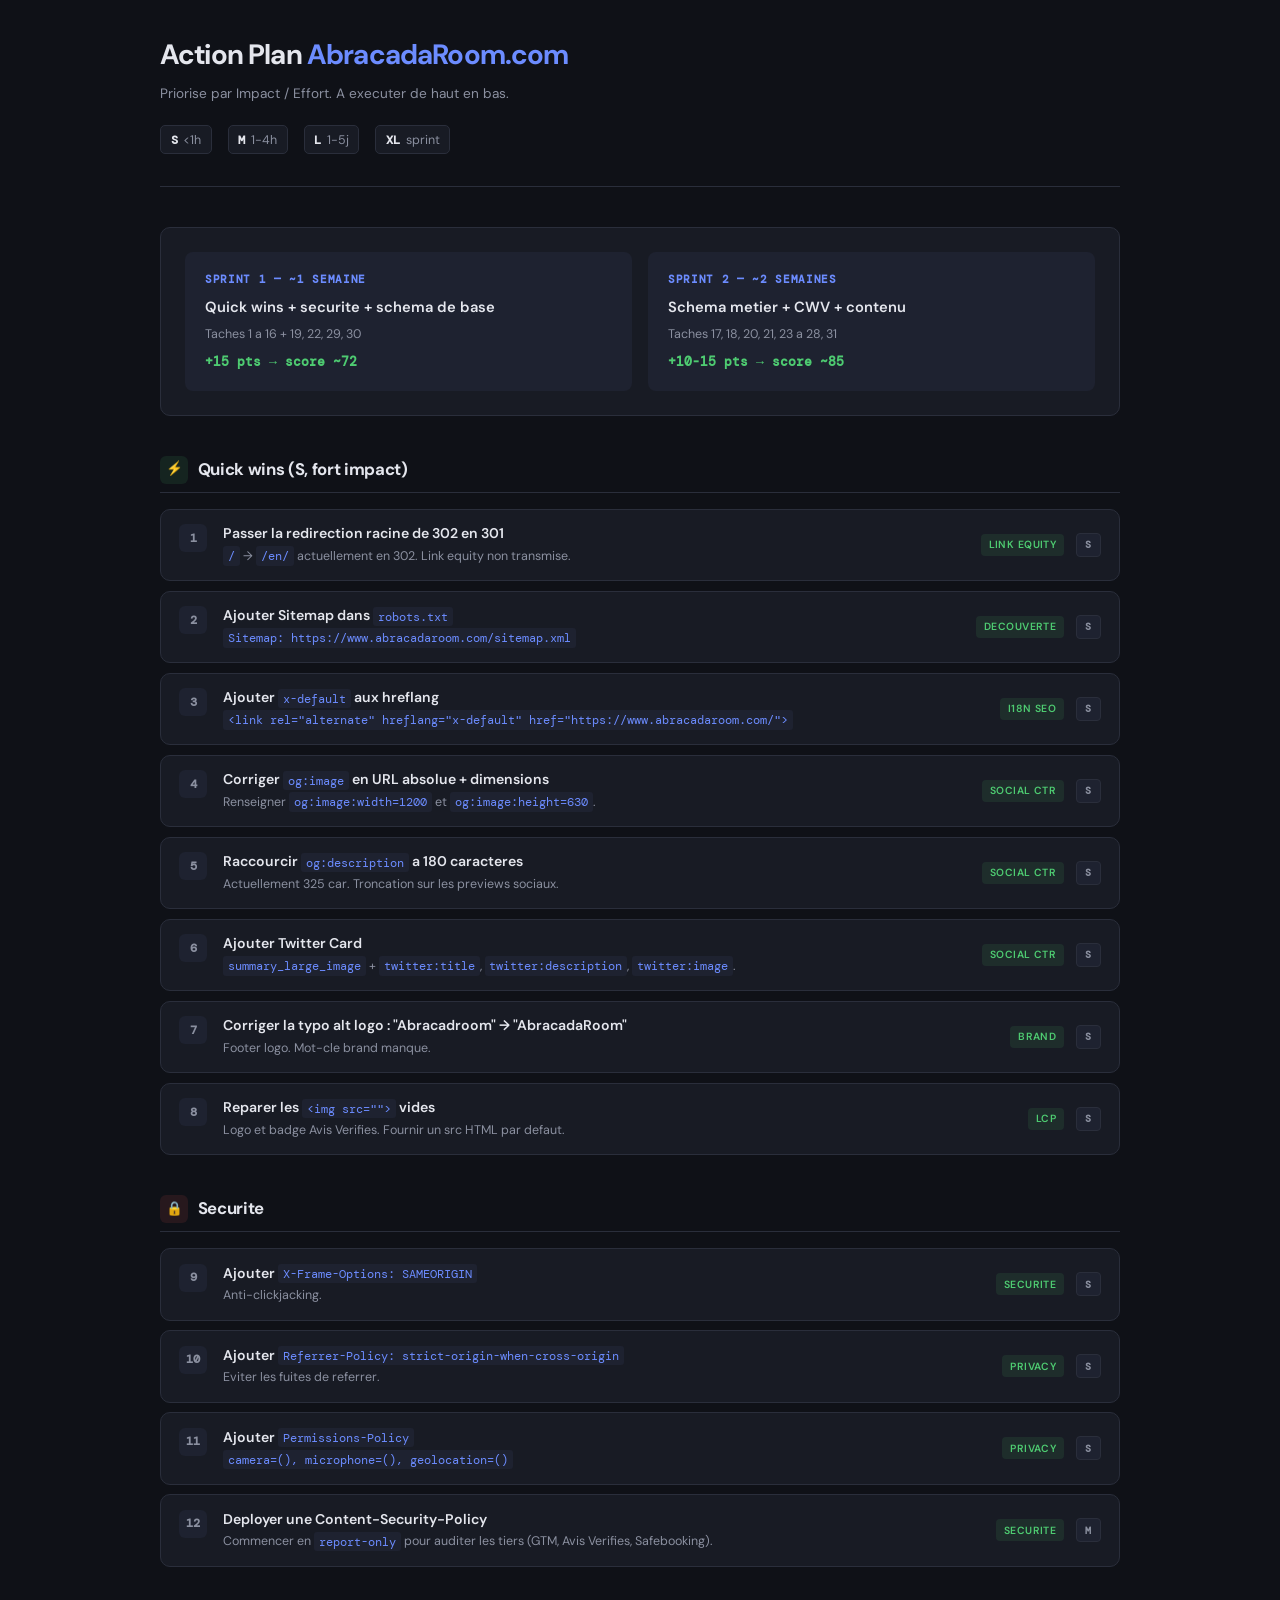
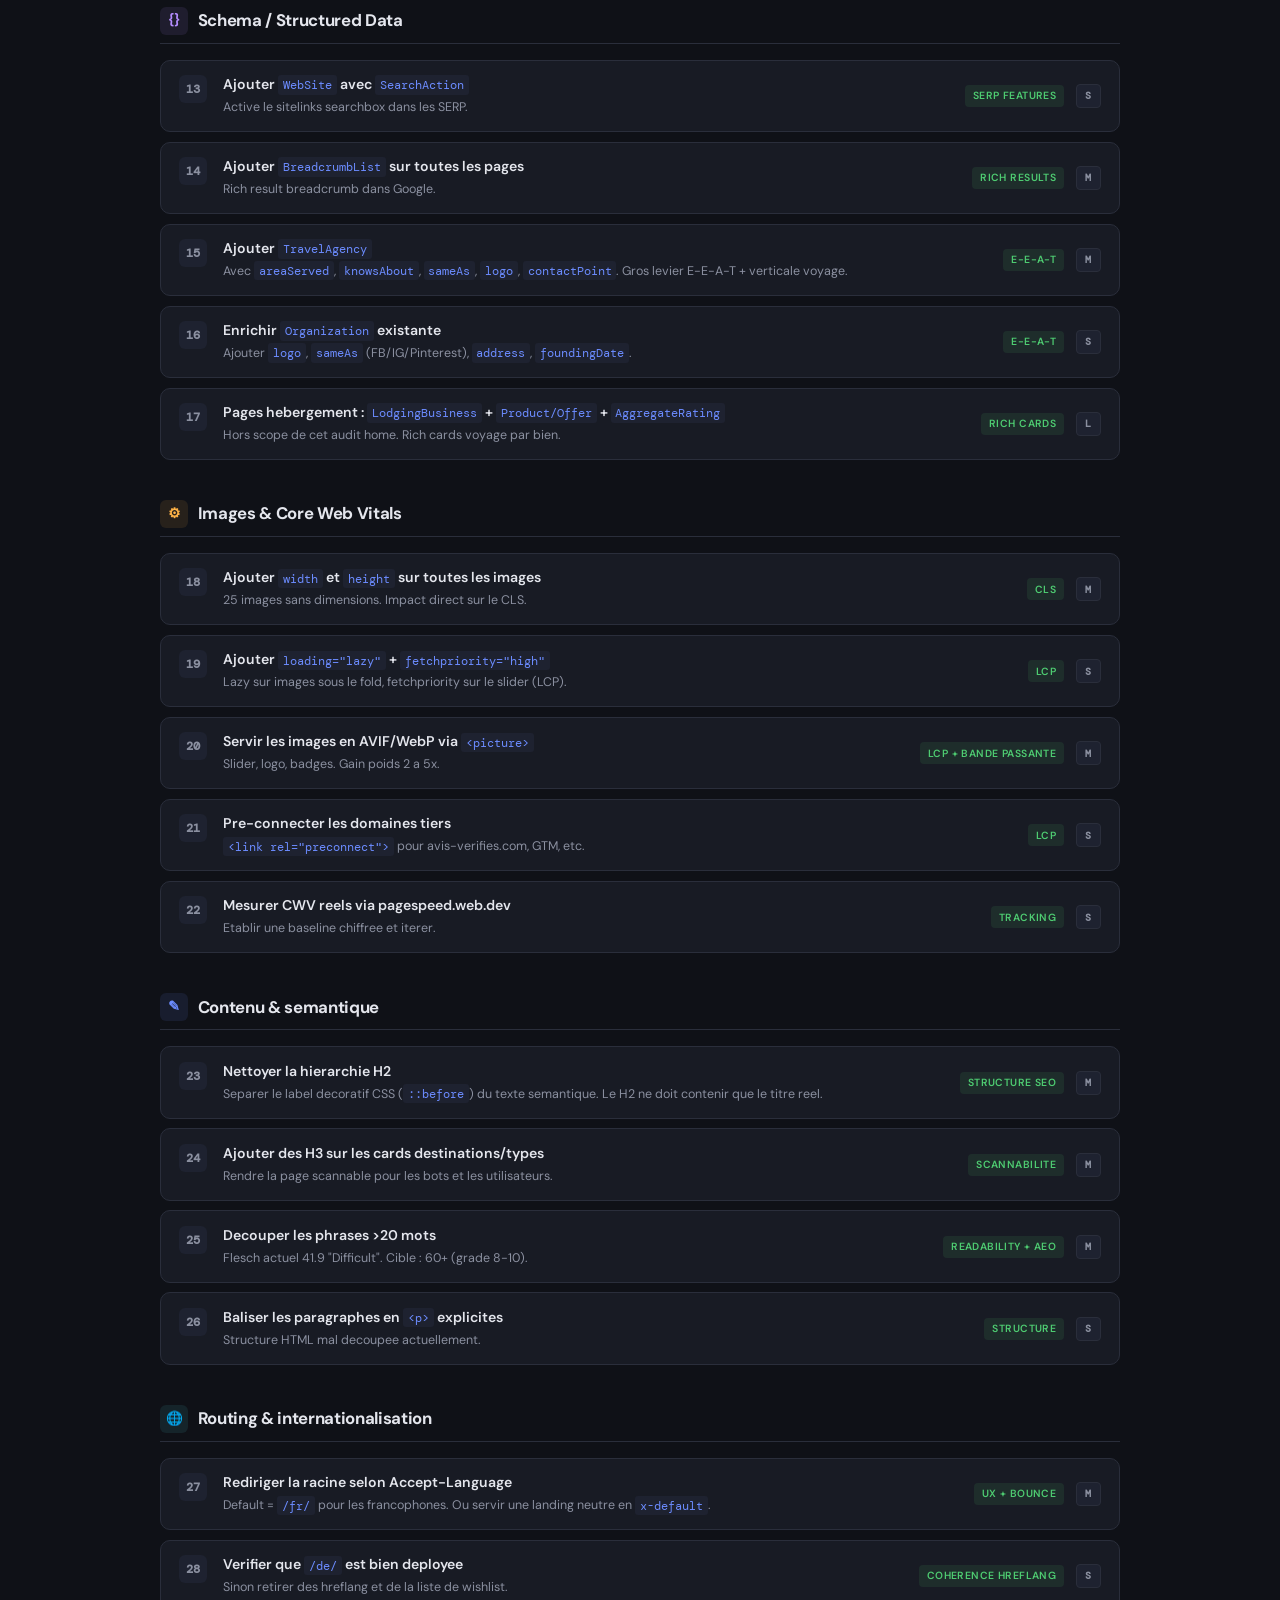
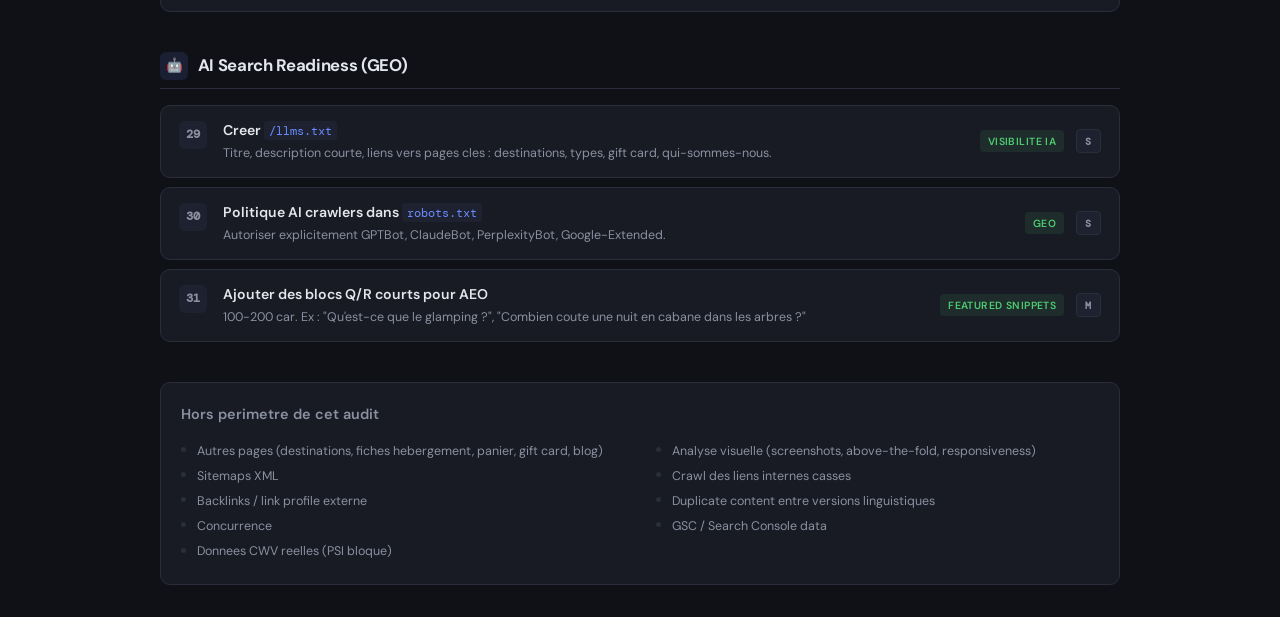
<file: audit/action-plan-seo-abracadaroom.html>
<!DOCTYPE html>
<html lang="fr">
<head>
<meta charset="UTF-8">
<meta name="viewport" content="width=device-width, initial-scale=1.0">
<title>Action Plan SEO — AbracadaRoom.com (Home)</title>
<link href="https://fonts.googleapis.com/css2?family=DM+Sans:wght@400;500;600;700&family=DM+Mono:wght@400;500&display=swap" rel="stylesheet">
<style>
  :root {
    --bg: #0f1117;
    --surface: #181b24;
    --surface-2: #1e2230;
    --border: #2a2e3b;
    --text: #e4e6ed;
    --text-muted: #8b90a0;
    --accent: #6c8cff;
    --accent-dim: rgba(108,140,255,0.12);
    --critical: #ff5c5c;
    --critical-bg: rgba(255,92,92,0.1);
    --warning: #ffb347;
    --warning-bg: rgba(255,179,71,0.1);
    --pass: #4ecb71;
    --pass-bg: rgba(78,203,113,0.1);
    --info: #6c8cff;
    --info-bg: rgba(108,140,255,0.1);
    --purple: #b48cff;
    --purple-bg: rgba(180,140,255,0.1);
    --cyan: #4ecbd6;
    --cyan-bg: rgba(78,203,214,0.1);
    --radius: 10px;
    --font: 'DM Sans', -apple-system, sans-serif;
    --mono: 'DM Mono', monospace;
  }

  * { margin: 0; padding: 0; box-sizing: border-box; }

  body {
    font-family: var(--font);
    background: var(--bg);
    color: var(--text);
    line-height: 1.65;
    padding: 2rem 1rem;
  }

  .container { max-width: 960px; margin: 0 auto; }

  /* Header */
  .header {
    border-bottom: 1px solid var(--border);
    padding-bottom: 2rem;
    margin-bottom: 2.5rem;
  }
  .header h1 {
    font-size: 1.75rem; font-weight: 700;
    letter-spacing: -0.03em; margin-bottom: 0.3rem;
  }
  .header h1 span { color: var(--accent); }
  .header .sub {
    font-size: 0.85rem; color: var(--text-muted); margin-bottom: 1.25rem;
  }
  .legend {
    display: flex; flex-wrap: wrap; gap: 1rem;
    font-size: 0.78rem; color: var(--text-muted);
  }
  .legend .chip {
    display: inline-flex; align-items: center; gap: 0.35rem;
    background: var(--surface); border: 1px solid var(--border);
    padding: 0.2rem 0.6rem; border-radius: 5px;
  }
  .legend .chip strong {
    font-family: var(--mono); font-weight: 600; color: var(--text);
  }

  /* Sprint banner */
  .sprint-banner {
    background: var(--surface);
    border: 1px solid var(--border);
    border-radius: var(--radius);
    padding: 1.5rem;
    margin-bottom: 2.5rem;
    display: grid; grid-template-columns: 1fr 1fr; gap: 1rem;
  }
  .sprint-box {
    background: var(--surface-2);
    border-radius: 8px;
    padding: 1.1rem 1.25rem;
  }
  .sprint-box .sprint-label {
    font-family: var(--mono); font-size: 0.7rem; font-weight: 600;
    text-transform: uppercase; letter-spacing: 0.06em;
    color: var(--accent); margin-bottom: 0.4rem;
  }
  .sprint-box h3 { font-size: 0.92rem; font-weight: 600; margin-bottom: 0.35rem; }
  .sprint-box p { font-size: 0.78rem; color: var(--text-muted); line-height: 1.5; }
  .sprint-box .gain {
    margin-top: 0.5rem;
    font-family: var(--mono); font-size: 0.82rem; font-weight: 600;
    color: var(--pass);
  }
  @media (max-width: 600px) {
    .sprint-banner { grid-template-columns: 1fr; }
  }

  /* Section */
  section { margin-bottom: 2.5rem; }
  section > h2 {
    font-size: 1.05rem; font-weight: 700; letter-spacing: -0.02em;
    margin-bottom: 1rem;
    padding-bottom: 0.5rem;
    border-bottom: 1px solid var(--border);
    display: flex; align-items: center; gap: 0.6rem;
  }
  .section-icon {
    width: 28px; height: 28px; border-radius: 6px;
    display: flex; align-items: center; justify-content: center;
    font-size: 0.85rem; flex-shrink: 0;
  }
  .icon-quick { background: var(--pass-bg); color: var(--pass); }
  .icon-secu { background: var(--critical-bg); color: var(--critical); }
  .icon-schema { background: var(--purple-bg); color: var(--purple); }
  .icon-image { background: var(--warning-bg); color: var(--warning); }
  .icon-content { background: var(--info-bg); color: var(--info); }
  .icon-routing { background: var(--cyan-bg); color: var(--cyan); }
  .icon-geo { background: var(--accent-dim); color: var(--accent); }

  /* Action row */
  .action {
    background: var(--surface);
    border: 1px solid var(--border);
    border-radius: var(--radius);
    padding: 0.9rem 1.15rem;
    margin-bottom: 0.6rem;
    display: grid;
    grid-template-columns: 32px 1fr auto auto;
    align-items: start;
    gap: 0.75rem;
  }
  .action-num {
    font-family: var(--mono); font-size: 0.78rem; font-weight: 600;
    color: var(--text-muted);
    background: var(--surface-2);
    width: 28px; height: 28px;
    display: flex; align-items: center; justify-content: center;
    border-radius: 6px; flex-shrink: 0;
  }
  .action-body { min-width: 0; }
  .action-title {
    font-size: 0.88rem; font-weight: 600; line-height: 1.4;
    margin-bottom: 0.2rem;
  }
  .action-title code {
    font-family: var(--mono); font-size: 0.78rem;
    background: var(--surface-2); padding: 0.1rem 0.3rem;
    border-radius: 3px; color: var(--accent); font-weight: 400;
  }
  .action-detail {
    font-size: 0.78rem; color: var(--text-muted); line-height: 1.5;
  }
  .action-detail code {
    font-family: var(--mono); font-size: 0.74rem;
    background: var(--surface-2); padding: 0.1rem 0.3rem;
    border-radius: 3px; color: var(--accent);
  }
  .tag {
    font-size: 0.65rem; font-weight: 600; text-transform: uppercase;
    letter-spacing: 0.04em;
    padding: 0.15rem 0.5rem; border-radius: 4px;
    white-space: nowrap; align-self: center;
  }
  .tag-impact {
    background: var(--pass-bg); color: var(--pass);
  }
  .tag-effort {
    font-family: var(--mono);
    background: var(--surface-2); color: var(--text-muted);
    border: 1px solid var(--border);
  }

  @media (max-width: 600px) {
    .action {
      grid-template-columns: 28px 1fr;
      gap: 0.5rem;
    }
    .tag { grid-column: 2; justify-self: start; }
  }

  /* Not audited */
  .not-audited {
    background: var(--surface);
    border: 1px solid var(--border);
    border-radius: var(--radius);
    padding: 1.25rem;
  }
  .not-audited h3 {
    font-size: 0.9rem; font-weight: 600; margin-bottom: 0.75rem;
    color: var(--text-muted);
  }
  .not-audited ul {
    list-style: none; columns: 2; column-gap: 2rem;
  }
  .not-audited li {
    font-size: 0.78rem; color: var(--text-muted); line-height: 1.5;
    padding: 0.2rem 0;
    padding-left: 1rem;
    position: relative;
  }
  .not-audited li::before {
    content: ''; position: absolute; left: 0; top: 0.55rem;
    width: 5px; height: 5px; border-radius: 50%;
    background: var(--border);
  }
  @media (max-width: 600px) {
    .not-audited ul { columns: 1; }
  }
</style>
</head>
<body>
<div class="container">

  <!-- HEADER -->
  <div class="header">
    <h1>Action Plan <span>AbracadaRoom.com</span></h1>
    <div class="sub">Priorise par Impact / Effort. A executer de haut en bas.</div>
    <div class="legend">
      <span class="chip"><strong>S</strong> &lt;1h</span>
      <span class="chip"><strong>M</strong> 1-4h</span>
      <span class="chip"><strong>L</strong> 1-5j</span>
      <span class="chip"><strong>XL</strong> sprint</span>
    </div>
  </div>

  <!-- SPRINT BANNER -->
  <div class="sprint-banner">
    <div class="sprint-box">
      <div class="sprint-label">Sprint 1 — ~1 semaine</div>
      <h3>Quick wins + securite + schema de base</h3>
      <p>Taches 1 a 16 + 19, 22, 29, 30</p>
      <div class="gain">+15 pts → score ~72</div>
    </div>
    <div class="sprint-box">
      <div class="sprint-label">Sprint 2 — ~2 semaines</div>
      <h3>Schema metier + CWV + contenu</h3>
      <p>Taches 17, 18, 20, 21, 23 a 28, 31</p>
      <div class="gain">+10-15 pts → score ~85</div>
    </div>
  </div>

  <!-- ========== QUICK WINS ========== -->
  <section>
    <h2><div class="section-icon icon-quick">&#9889;</div> Quick wins (S, fort impact)</h2>

    <div class="action">
      <div class="action-num">1</div>
      <div class="action-body">
        <div class="action-title">Passer la redirection racine de 302 en 301</div>
        <div class="action-detail"><code>/</code> → <code>/en/</code> actuellement en 302. Link equity non transmise.</div>
      </div>
      <span class="tag tag-impact">Link equity</span>
      <span class="tag tag-effort">S</span>
    </div>

    <div class="action">
      <div class="action-num">2</div>
      <div class="action-body">
        <div class="action-title">Ajouter Sitemap dans <code>robots.txt</code></div>
        <div class="action-detail"><code>Sitemap: https://www.abracadaroom.com/sitemap.xml</code></div>
      </div>
      <span class="tag tag-impact">Decouverte</span>
      <span class="tag tag-effort">S</span>
    </div>

    <div class="action">
      <div class="action-num">3</div>
      <div class="action-body">
        <div class="action-title">Ajouter <code>x-default</code> aux hreflang</div>
        <div class="action-detail"><code>&lt;link rel="alternate" hreflang="x-default" href="https://www.abracadaroom.com/"&gt;</code></div>
      </div>
      <span class="tag tag-impact">i18n SEO</span>
      <span class="tag tag-effort">S</span>
    </div>

    <div class="action">
      <div class="action-num">4</div>
      <div class="action-body">
        <div class="action-title">Corriger <code>og:image</code> en URL absolue + dimensions</div>
        <div class="action-detail">Renseigner <code>og:image:width=1200</code> et <code>og:image:height=630</code>.</div>
      </div>
      <span class="tag tag-impact">Social CTR</span>
      <span class="tag tag-effort">S</span>
    </div>

    <div class="action">
      <div class="action-num">5</div>
      <div class="action-body">
        <div class="action-title">Raccourcir <code>og:description</code> a 180 caracteres</div>
        <div class="action-detail">Actuellement 325 car. Troncation sur les previews sociaux.</div>
      </div>
      <span class="tag tag-impact">Social CTR</span>
      <span class="tag tag-effort">S</span>
    </div>

    <div class="action">
      <div class="action-num">6</div>
      <div class="action-body">
        <div class="action-title">Ajouter Twitter Card</div>
        <div class="action-detail"><code>summary_large_image</code> + <code>twitter:title</code>, <code>twitter:description</code>, <code>twitter:image</code>.</div>
      </div>
      <span class="tag tag-impact">Social CTR</span>
      <span class="tag tag-effort">S</span>
    </div>

    <div class="action">
      <div class="action-num">7</div>
      <div class="action-body">
        <div class="action-title">Corriger la typo alt logo : "Abracadroom" → "AbracadaRoom"</div>
        <div class="action-detail">Footer logo. Mot-cle brand manque.</div>
      </div>
      <span class="tag tag-impact">Brand</span>
      <span class="tag tag-effort">S</span>
    </div>

    <div class="action">
      <div class="action-num">8</div>
      <div class="action-body">
        <div class="action-title">Reparer les <code>&lt;img src=""&gt;</code> vides</div>
        <div class="action-detail">Logo et badge Avis Verifies. Fournir un src HTML par defaut.</div>
      </div>
      <span class="tag tag-impact">LCP</span>
      <span class="tag tag-effort">S</span>
    </div>
  </section>

  <!-- ========== SECURITE ========== -->
  <section>
    <h2><div class="section-icon icon-secu">&#128274;</div> Securite</h2>

    <div class="action">
      <div class="action-num">9</div>
      <div class="action-body">
        <div class="action-title">Ajouter <code>X-Frame-Options: SAMEORIGIN</code></div>
        <div class="action-detail">Anti-clickjacking.</div>
      </div>
      <span class="tag tag-impact">Securite</span>
      <span class="tag tag-effort">S</span>
    </div>

    <div class="action">
      <div class="action-num">10</div>
      <div class="action-body">
        <div class="action-title">Ajouter <code>Referrer-Policy: strict-origin-when-cross-origin</code></div>
        <div class="action-detail">Eviter les fuites de referrer.</div>
      </div>
      <span class="tag tag-impact">Privacy</span>
      <span class="tag tag-effort">S</span>
    </div>

    <div class="action">
      <div class="action-num">11</div>
      <div class="action-body">
        <div class="action-title">Ajouter <code>Permissions-Policy</code></div>
        <div class="action-detail"><code>camera=(), microphone=(), geolocation=()</code></div>
      </div>
      <span class="tag tag-impact">Privacy</span>
      <span class="tag tag-effort">S</span>
    </div>

    <div class="action">
      <div class="action-num">12</div>
      <div class="action-body">
        <div class="action-title">Deployer une Content-Security-Policy</div>
        <div class="action-detail">Commencer en <code>report-only</code> pour auditer les tiers (GTM, Avis Verifies, Safebooking).</div>
      </div>
      <span class="tag tag-impact">Securite</span>
      <span class="tag tag-effort">M</span>
    </div>
  </section>

  <!-- ========== SCHEMA ========== -->
  <section>
    <h2><div class="section-icon icon-schema">&#123;&#125;</div> Schema / Structured Data</h2>

    <div class="action">
      <div class="action-num">13</div>
      <div class="action-body">
        <div class="action-title">Ajouter <code>WebSite</code> avec <code>SearchAction</code></div>
        <div class="action-detail">Active le sitelinks searchbox dans les SERP.</div>
      </div>
      <span class="tag tag-impact">SERP features</span>
      <span class="tag tag-effort">S</span>
    </div>

    <div class="action">
      <div class="action-num">14</div>
      <div class="action-body">
        <div class="action-title">Ajouter <code>BreadcrumbList</code> sur toutes les pages</div>
        <div class="action-detail">Rich result breadcrumb dans Google.</div>
      </div>
      <span class="tag tag-impact">Rich results</span>
      <span class="tag tag-effort">M</span>
    </div>

    <div class="action">
      <div class="action-num">15</div>
      <div class="action-body">
        <div class="action-title">Ajouter <code>TravelAgency</code></div>
        <div class="action-detail">Avec <code>areaServed</code>, <code>knowsAbout</code>, <code>sameAs</code>, <code>logo</code>, <code>contactPoint</code>. Gros levier E-E-A-T + verticale voyage.</div>
      </div>
      <span class="tag tag-impact">E-E-A-T</span>
      <span class="tag tag-effort">M</span>
    </div>

    <div class="action">
      <div class="action-num">16</div>
      <div class="action-body">
        <div class="action-title">Enrichir <code>Organization</code> existante</div>
        <div class="action-detail">Ajouter <code>logo</code>, <code>sameAs</code> (FB/IG/Pinterest), <code>address</code>, <code>foundingDate</code>.</div>
      </div>
      <span class="tag tag-impact">E-E-A-T</span>
      <span class="tag tag-effort">S</span>
    </div>

    <div class="action">
      <div class="action-num">17</div>
      <div class="action-body">
        <div class="action-title">Pages hebergement : <code>LodgingBusiness</code> + <code>Product/Offer</code> + <code>AggregateRating</code></div>
        <div class="action-detail">Hors scope de cet audit home. Rich cards voyage par bien.</div>
      </div>
      <span class="tag tag-impact">Rich cards</span>
      <span class="tag tag-effort">L</span>
    </div>
  </section>

  <!-- ========== IMAGES & CWV ========== -->
  <section>
    <h2><div class="section-icon icon-image">&#9881;</div> Images & Core Web Vitals</h2>

    <div class="action">
      <div class="action-num">18</div>
      <div class="action-body">
        <div class="action-title">Ajouter <code>width</code> et <code>height</code> sur toutes les images</div>
        <div class="action-detail">25 images sans dimensions. Impact direct sur le CLS.</div>
      </div>
      <span class="tag tag-impact">CLS</span>
      <span class="tag tag-effort">M</span>
    </div>

    <div class="action">
      <div class="action-num">19</div>
      <div class="action-body">
        <div class="action-title">Ajouter <code>loading="lazy"</code> + <code>fetchpriority="high"</code></div>
        <div class="action-detail">Lazy sur images sous le fold, fetchpriority sur le slider (LCP).</div>
      </div>
      <span class="tag tag-impact">LCP</span>
      <span class="tag tag-effort">S</span>
    </div>

    <div class="action">
      <div class="action-num">20</div>
      <div class="action-body">
        <div class="action-title">Servir les images en AVIF/WebP via <code>&lt;picture&gt;</code></div>
        <div class="action-detail">Slider, logo, badges. Gain poids 2 a 5x.</div>
      </div>
      <span class="tag tag-impact">LCP + bande passante</span>
      <span class="tag tag-effort">M</span>
    </div>

    <div class="action">
      <div class="action-num">21</div>
      <div class="action-body">
        <div class="action-title">Pre-connecter les domaines tiers</div>
        <div class="action-detail"><code>&lt;link rel="preconnect"&gt;</code> pour avis-verifies.com, GTM, etc.</div>
      </div>
      <span class="tag tag-impact">LCP</span>
      <span class="tag tag-effort">S</span>
    </div>

    <div class="action">
      <div class="action-num">22</div>
      <div class="action-body">
        <div class="action-title">Mesurer CWV reels via pagespeed.web.dev</div>
        <div class="action-detail">Etablir une baseline chiffree et iterer.</div>
      </div>
      <span class="tag tag-impact">Tracking</span>
      <span class="tag tag-effort">S</span>
    </div>
  </section>

  <!-- ========== CONTENU ========== -->
  <section>
    <h2><div class="section-icon icon-content">&#9998;</div> Contenu & semantique</h2>

    <div class="action">
      <div class="action-num">23</div>
      <div class="action-body">
        <div class="action-title">Nettoyer la hierarchie H2</div>
        <div class="action-detail">Separer le label decoratif CSS (<code>::before</code>) du texte semantique. Le H2 ne doit contenir que le titre reel.</div>
      </div>
      <span class="tag tag-impact">Structure SEO</span>
      <span class="tag tag-effort">M</span>
    </div>

    <div class="action">
      <div class="action-num">24</div>
      <div class="action-body">
        <div class="action-title">Ajouter des H3 sur les cards destinations/types</div>
        <div class="action-detail">Rendre la page scannable pour les bots et les utilisateurs.</div>
      </div>
      <span class="tag tag-impact">Scannabilite</span>
      <span class="tag tag-effort">M</span>
    </div>

    <div class="action">
      <div class="action-num">25</div>
      <div class="action-body">
        <div class="action-title">Decouper les phrases &gt;20 mots</div>
        <div class="action-detail">Flesch actuel 41.9 "Difficult". Cible : 60+ (grade 8-10).</div>
      </div>
      <span class="tag tag-impact">Readability + AEO</span>
      <span class="tag tag-effort">M</span>
    </div>

    <div class="action">
      <div class="action-num">26</div>
      <div class="action-body">
        <div class="action-title">Baliser les paragraphes en <code>&lt;p&gt;</code> explicites</div>
        <div class="action-detail">Structure HTML mal decoupee actuellement.</div>
      </div>
      <span class="tag tag-impact">Structure</span>
      <span class="tag tag-effort">S</span>
    </div>
  </section>

  <!-- ========== ROUTING ========== -->
  <section>
    <h2><div class="section-icon icon-routing">&#127760;</div> Routing & internationalisation</h2>

    <div class="action">
      <div class="action-num">27</div>
      <div class="action-body">
        <div class="action-title">Rediriger la racine selon Accept-Language</div>
        <div class="action-detail">Default = <code>/fr/</code> pour les francophones. Ou servir une landing neutre en <code>x-default</code>.</div>
      </div>
      <span class="tag tag-impact">UX + bounce</span>
      <span class="tag tag-effort">M</span>
    </div>

    <div class="action">
      <div class="action-num">28</div>
      <div class="action-body">
        <div class="action-title">Verifier que <code>/de/</code> est bien deployee</div>
        <div class="action-detail">Sinon retirer des hreflang et de la liste de wishlist.</div>
      </div>
      <span class="tag tag-impact">Coherence hreflang</span>
      <span class="tag tag-effort">S</span>
    </div>
  </section>

  <!-- ========== GEO ========== -->
  <section>
    <h2><div class="section-icon icon-geo">&#129302;</div> AI Search Readiness (GEO)</h2>

    <div class="action">
      <div class="action-num">29</div>
      <div class="action-body">
        <div class="action-title">Creer <code>/llms.txt</code></div>
        <div class="action-detail">Titre, description courte, liens vers pages cles : destinations, types, gift card, qui-sommes-nous.</div>
      </div>
      <span class="tag tag-impact">Visibilite IA</span>
      <span class="tag tag-effort">S</span>
    </div>

    <div class="action">
      <div class="action-num">30</div>
      <div class="action-body">
        <div class="action-title">Politique AI crawlers dans <code>robots.txt</code></div>
        <div class="action-detail">Autoriser explicitement GPTBot, ClaudeBot, PerplexityBot, Google-Extended.</div>
      </div>
      <span class="tag tag-impact">GEO</span>
      <span class="tag tag-effort">S</span>
    </div>

    <div class="action">
      <div class="action-num">31</div>
      <div class="action-body">
        <div class="action-title">Ajouter des blocs Q/R courts pour AEO</div>
        <div class="action-detail">100-200 car. Ex : "Qu'est-ce que le glamping ?", "Combien coute une nuit en cabane dans les arbres ?"</div>
      </div>
      <span class="tag tag-impact">Featured snippets</span>
      <span class="tag tag-effort">M</span>
    </div>
  </section>

  <!-- ========== NOT AUDITED ========== -->
  <div class="not-audited">
    <h3>Hors perimetre de cet audit</h3>
    <ul>
      <li>Autres pages (destinations, fiches hebergement, panier, gift card, blog)</li>
      <li>Sitemaps XML</li>
      <li>Backlinks / link profile externe</li>
      <li>Concurrence</li>
      <li>Donnees CWV reelles (PSI bloque)</li>
      <li>Analyse visuelle (screenshots, above-the-fold, responsiveness)</li>
      <li>Crawl des liens internes casses</li>
      <li>Duplicate content entre versions linguistiques</li>
      <li>GSC / Search Console data</li>
    </ul>
  </div>

</div>
</body>
</html>
</file>
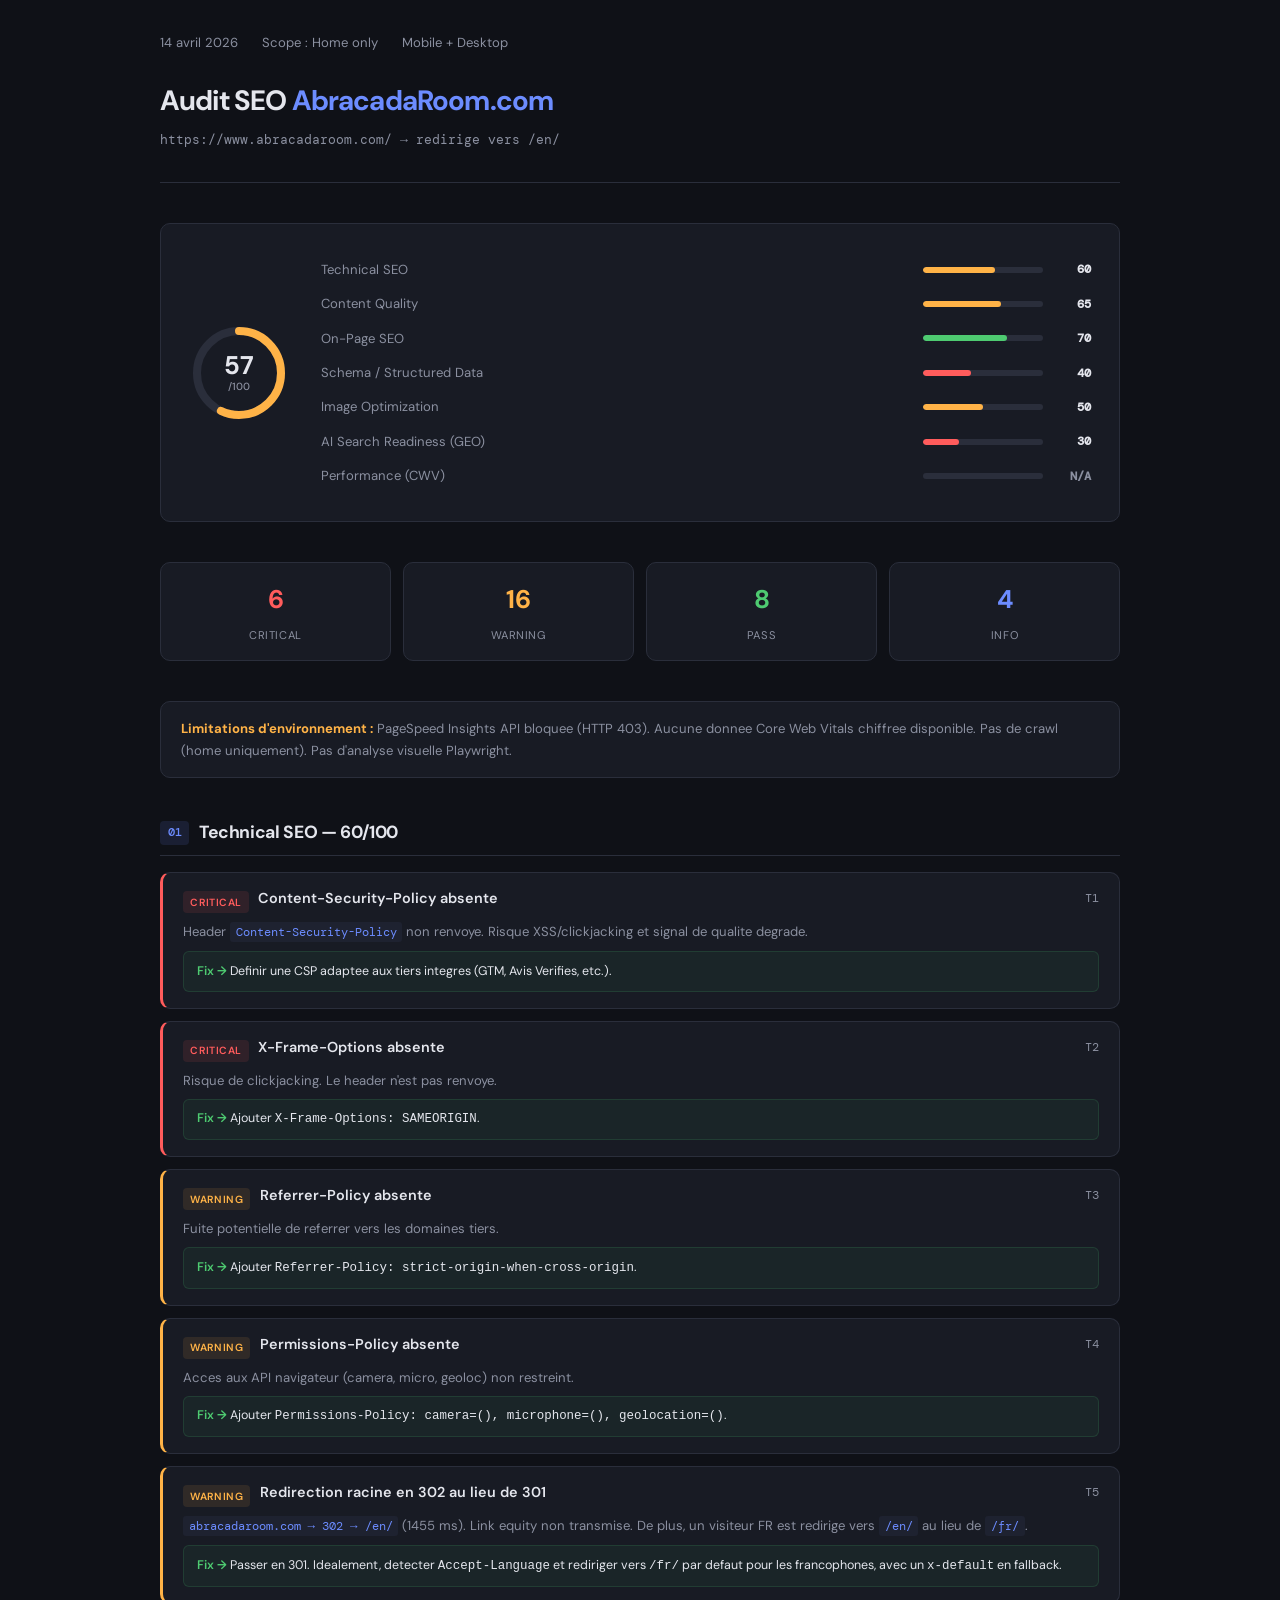
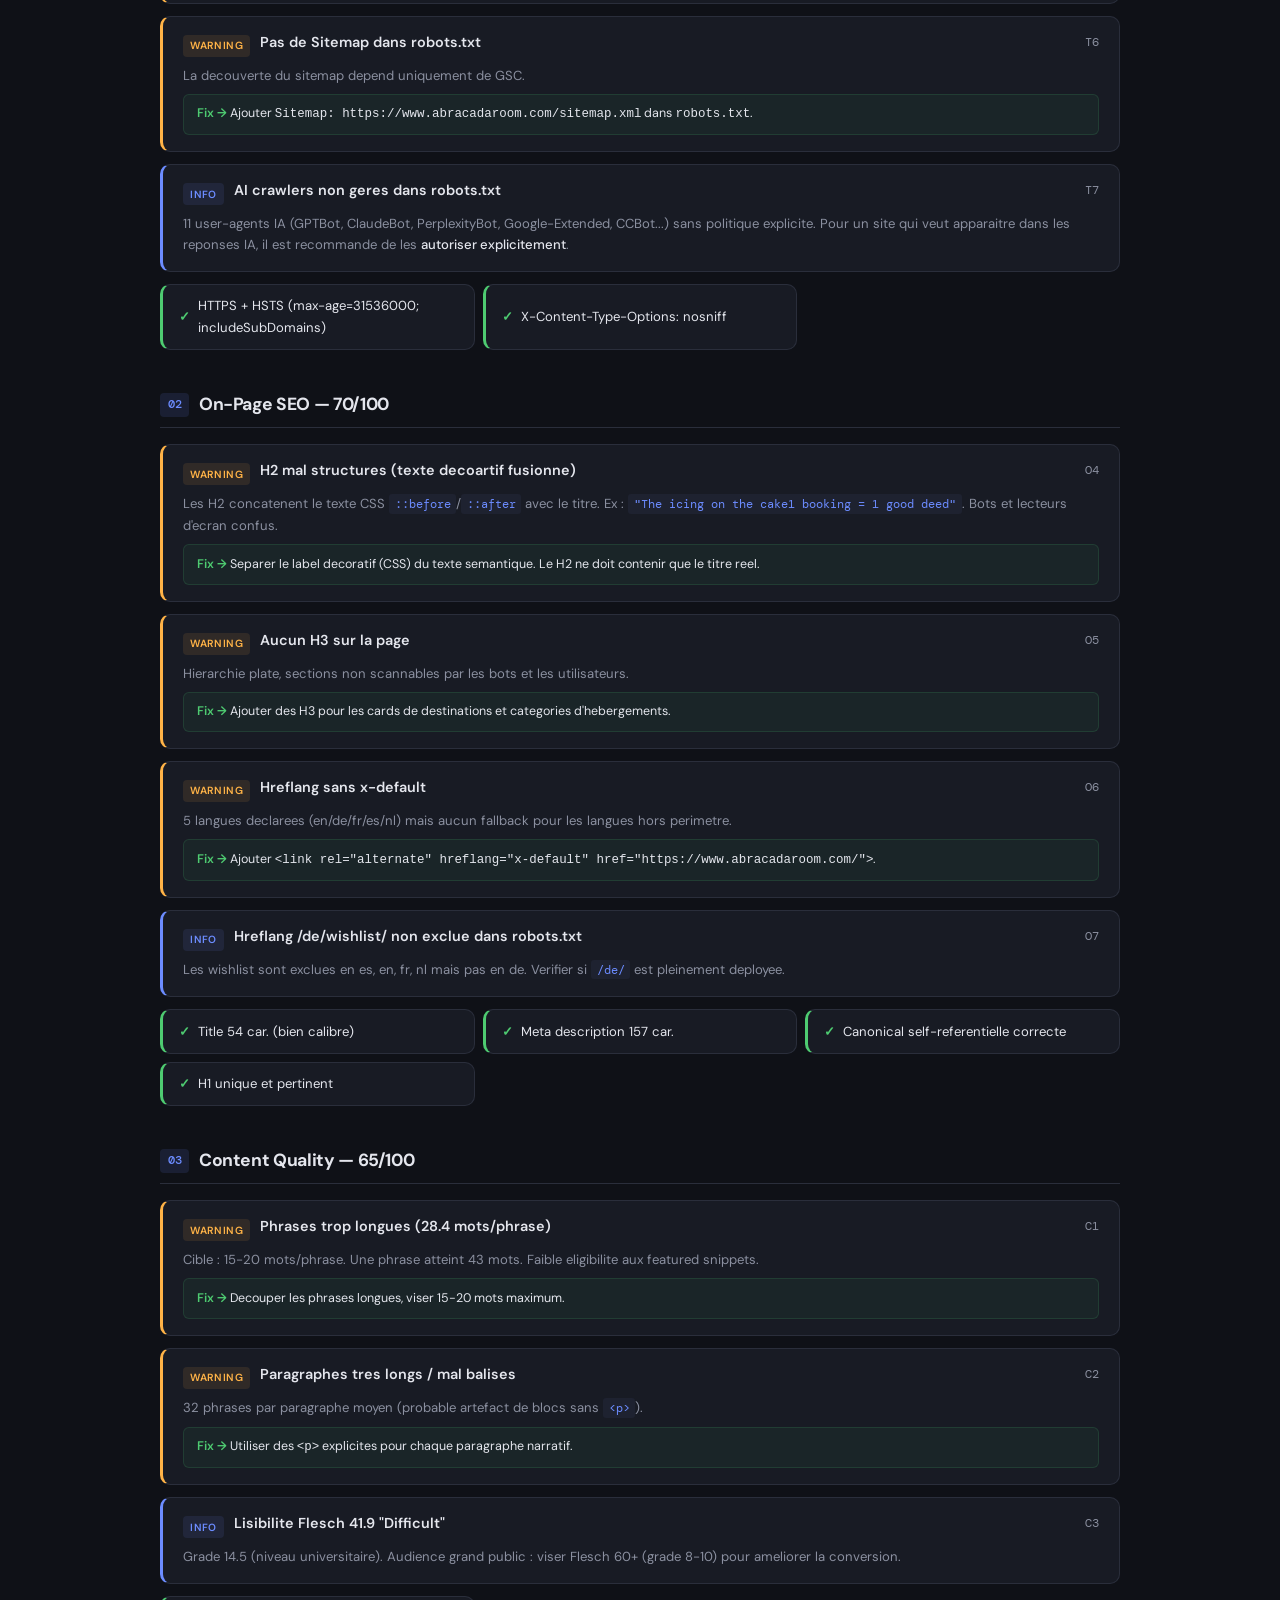
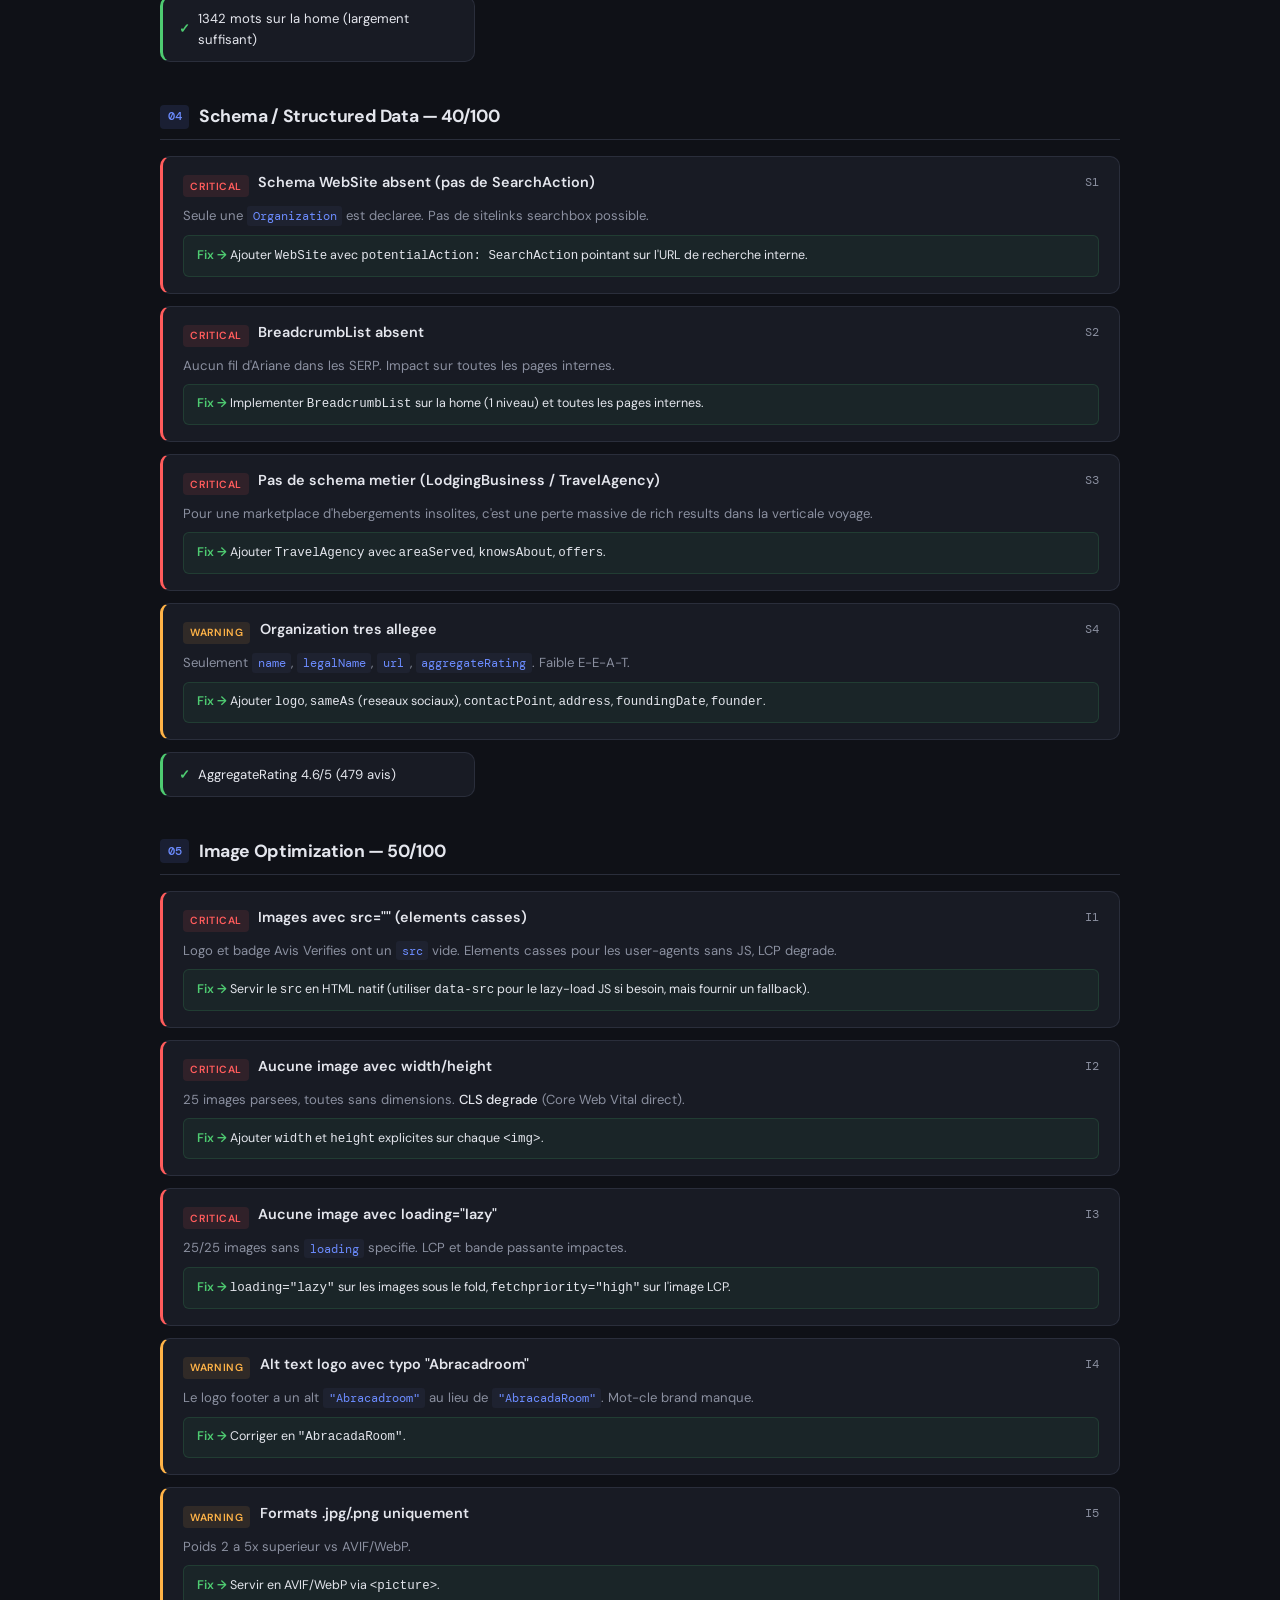
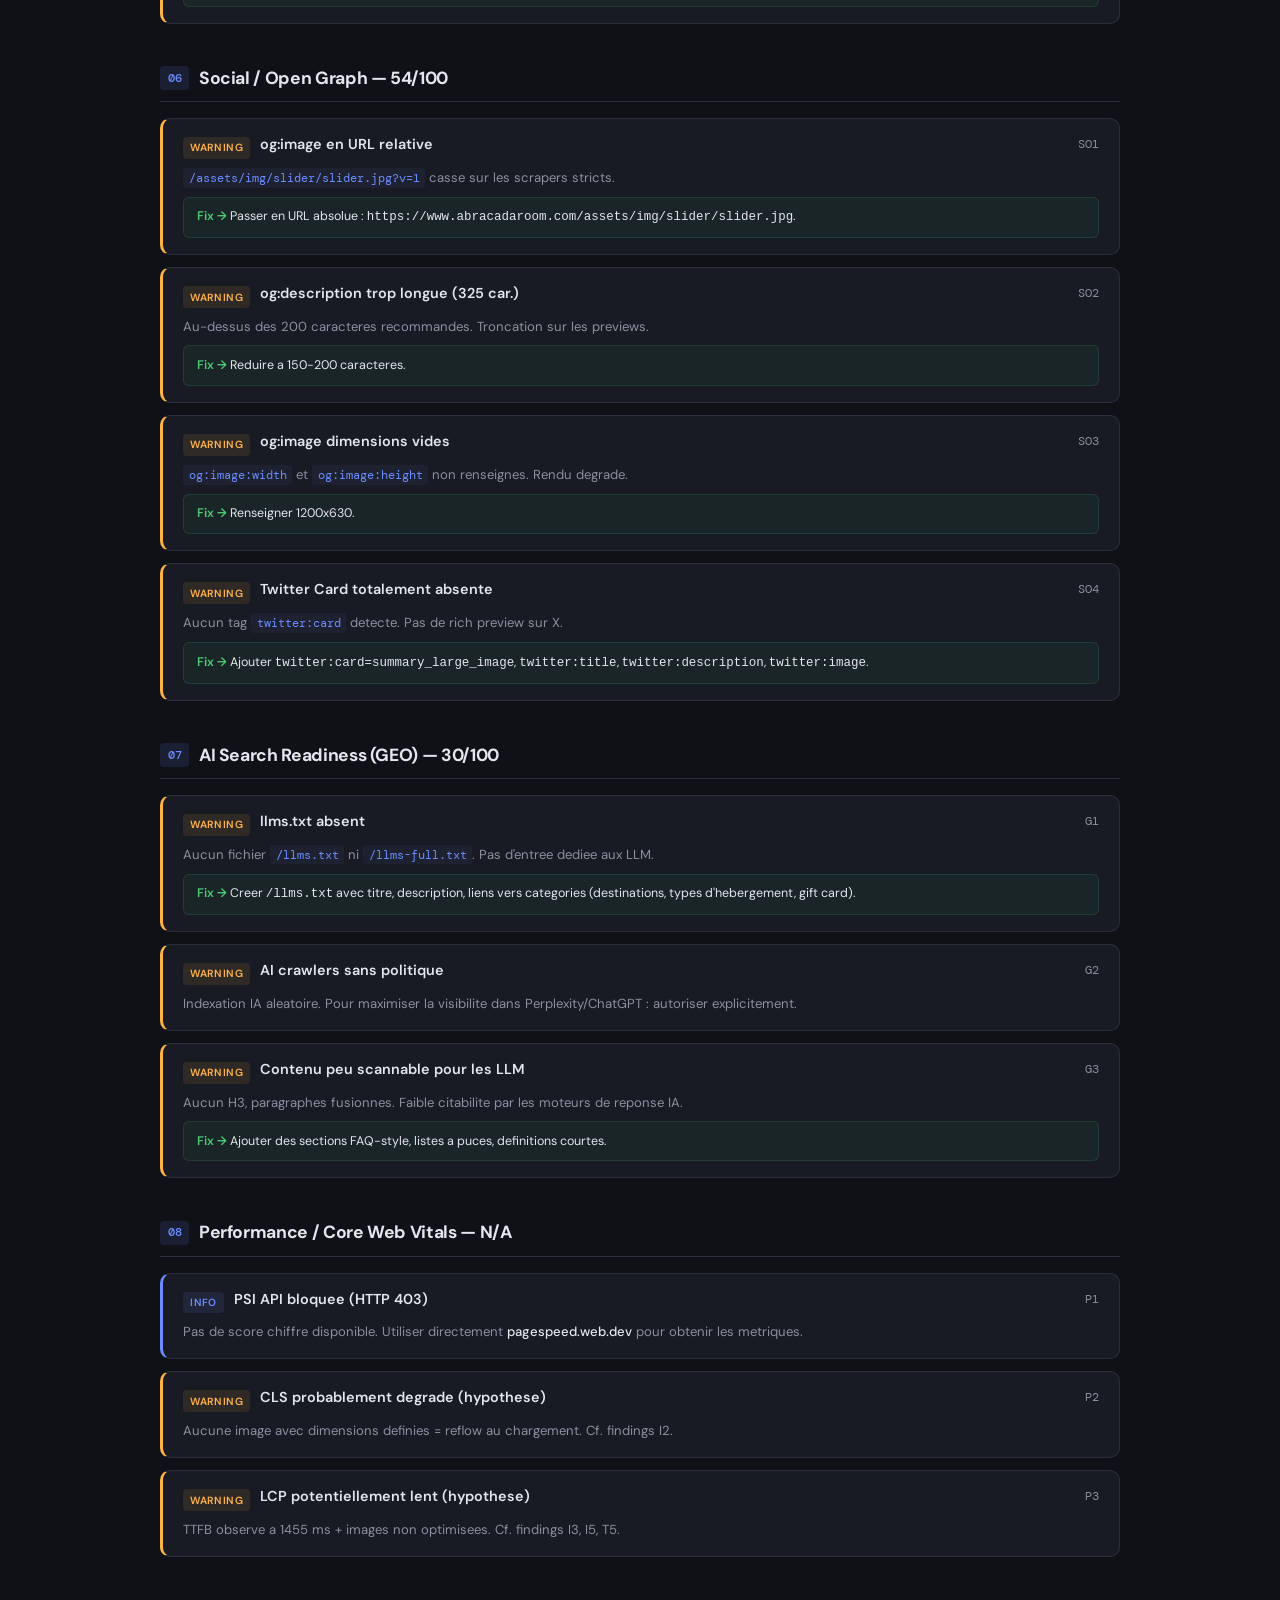
<file: audit/audit-seo-abracadaroom-home.html>
<!DOCTYPE html>
<html lang="fr">
<head>
<meta charset="UTF-8">
<meta name="viewport" content="width=device-width, initial-scale=1.0">
<title>Audit SEO — AbracadaRoom.com (Home)</title>
<link href="https://fonts.googleapis.com/css2?family=DM+Sans:wght@400;500;600;700&family=DM+Mono:wght@400;500&display=swap" rel="stylesheet">
<style>
  :root {
    --bg: #0f1117;
    --surface: #181b24;
    --surface-2: #1e2230;
    --border: #2a2e3b;
    --text: #e4e6ed;
    --text-muted: #8b90a0;
    --accent: #6c8cff;
    --accent-dim: rgba(108,140,255,0.12);
    --critical: #ff5c5c;
    --critical-bg: rgba(255,92,92,0.1);
    --warning: #ffb347;
    --warning-bg: rgba(255,179,71,0.1);
    --pass: #4ecb71;
    --pass-bg: rgba(78,203,113,0.1);
    --info: #6c8cff;
    --info-bg: rgba(108,140,255,0.1);
    --radius: 10px;
    --font: 'DM Sans', -apple-system, sans-serif;
    --mono: 'DM Mono', monospace;
  }

  * { margin: 0; padding: 0; box-sizing: border-box; }

  body {
    font-family: var(--font);
    background: var(--bg);
    color: var(--text);
    line-height: 1.65;
    padding: 2rem 1rem;
  }

  .container {
    max-width: 960px;
    margin: 0 auto;
  }

  /* Header */
  .header {
    border-bottom: 1px solid var(--border);
    padding-bottom: 2rem;
    margin-bottom: 2.5rem;
  }
  .header-meta {
    display: flex; flex-wrap: wrap; gap: 1.5rem;
    font-size: 0.82rem; color: var(--text-muted);
    margin-bottom: 1.5rem;
  }
  .header-meta span { display: flex; align-items: center; gap: 0.4rem; }
  .header h1 {
    font-size: 1.75rem; font-weight: 700;
    letter-spacing: -0.03em;
    margin-bottom: 0.3rem;
  }
  .header h1 span { color: var(--accent); }
  .header .url {
    font-family: var(--mono); font-size: 0.82rem;
    color: var(--text-muted);
  }

  /* Score card */
  .score-card {
    background: var(--surface);
    border: 1px solid var(--border);
    border-radius: var(--radius);
    padding: 1.75rem;
    margin-bottom: 2.5rem;
    display: flex; align-items: center; gap: 2rem;
    flex-wrap: wrap;
  }
  .score-ring {
    width: 100px; height: 100px; position: relative; flex-shrink: 0;
  }
  .score-ring svg { transform: rotate(-90deg); }
  .score-ring .track { fill: none; stroke: var(--border); stroke-width: 8; }
  .score-ring .value { fill: none; stroke: var(--warning); stroke-width: 8; stroke-linecap: round;
    stroke-dasharray: 264; stroke-dashoffset: calc(264 - 264 * 0.57); transition: stroke-dashoffset 1s ease; }
  .score-number {
    position: absolute; inset: 0; display: flex; flex-direction: column;
    align-items: center; justify-content: center;
    font-weight: 700; font-size: 1.6rem; line-height: 1;
  }
  .score-number small { font-size: 0.65rem; font-weight: 500; color: var(--text-muted); margin-top: 4px; }
  .score-breakdown { flex: 1; min-width: 280px; }
  .score-row {
    display: flex; align-items: center; gap: 0.75rem;
    padding: 0.4rem 0; font-size: 0.82rem;
  }
  .score-row .label { flex: 1; color: var(--text-muted); }
  .score-row .bar-wrap { width: 120px; height: 6px; background: var(--border); border-radius: 3px; overflow: hidden; }
  .score-row .bar { height: 100%; border-radius: 3px; }
  .score-row .pts { width: 36px; text-align: right; font-family: var(--mono); font-weight: 600; font-size: 0.78rem; }

  /* Section */
  section { margin-bottom: 2.5rem; }
  section > h2 {
    font-size: 1.1rem; font-weight: 700; letter-spacing: -0.02em;
    margin-bottom: 1rem;
    padding-bottom: 0.5rem;
    border-bottom: 1px solid var(--border);
    display: flex; align-items: center; gap: 0.6rem;
  }
  section > h2 .num {
    font-family: var(--mono); font-size: 0.72rem; font-weight: 500;
    background: var(--accent-dim); color: var(--accent);
    padding: 0.15rem 0.5rem; border-radius: 4px;
  }

  /* Finding cards */
  .finding {
    background: var(--surface);
    border: 1px solid var(--border);
    border-radius: var(--radius);
    padding: 1rem 1.25rem;
    margin-bottom: 0.75rem;
    border-left: 3px solid var(--border);
  }
  .finding.critical { border-left-color: var(--critical); }
  .finding.warning { border-left-color: var(--warning); }
  .finding.pass { border-left-color: var(--pass); }
  .finding.info { border-left-color: var(--info); }

  .finding-header {
    display: flex; align-items: flex-start; gap: 0.6rem;
    margin-bottom: 0.5rem;
  }
  .badge {
    font-size: 0.65rem; font-weight: 600; text-transform: uppercase;
    padding: 0.15rem 0.45rem; border-radius: 4px;
    flex-shrink: 0; letter-spacing: 0.04em; margin-top: 2px;
  }
  .badge.critical { background: var(--critical-bg); color: var(--critical); }
  .badge.warning { background: var(--warning-bg); color: var(--warning); }
  .badge.pass { background: var(--pass-bg); color: var(--pass); }
  .badge.info { background: var(--info-bg); color: var(--info); }

  .finding-title { font-weight: 600; font-size: 0.9rem; line-height: 1.35; }
  .finding-id { font-family: var(--mono); font-size: 0.72rem; color: var(--text-muted); margin-left: auto; flex-shrink: 0; }

  .finding-body { font-size: 0.82rem; color: var(--text-muted); line-height: 1.6; }
  .finding-body strong { color: var(--text); font-weight: 500; }
  .finding-body code {
    font-family: var(--mono); font-size: 0.78rem;
    background: var(--surface-2); padding: 0.12rem 0.35rem;
    border-radius: 3px; color: var(--accent);
  }

  .evidence, .fix {
    margin-top: 0.5rem; padding: 0.6rem 0.8rem;
    border-radius: 6px; font-size: 0.78rem; line-height: 1.55;
  }
  .evidence { background: var(--surface-2); color: var(--text-muted); }
  .fix { background: rgba(78,203,113,0.06); border: 1px solid rgba(78,203,113,0.15); color: var(--text); }
  .fix::before { content: 'Fix →  '; font-weight: 600; color: var(--pass); }

  /* Pass items compact */
  .pass-list {
    display: grid; grid-template-columns: repeat(auto-fill, minmax(280px, 1fr));
    gap: 0.5rem;
  }
  .pass-item {
    background: var(--surface);
    border: 1px solid var(--border);
    border-left: 3px solid var(--pass);
    border-radius: var(--radius);
    padding: 0.65rem 1rem;
    font-size: 0.82rem;
    display: flex; align-items: center; gap: 0.5rem;
  }
  .pass-item .check { color: var(--pass); font-weight: 700; }

  /* Env limitation */
  .env-notice {
    background: var(--surface);
    border: 1px solid var(--border);
    border-radius: var(--radius);
    padding: 1rem 1.25rem;
    margin-bottom: 2.5rem;
    font-size: 0.82rem; color: var(--text-muted);
  }
  .env-notice strong { color: var(--warning); }

  /* Summary stats */
  .stats {
    display: grid; grid-template-columns: repeat(auto-fit, minmax(100px, 1fr));
    gap: 0.75rem; margin-bottom: 2.5rem;
  }
  .stat {
    background: var(--surface); border: 1px solid var(--border);
    border-radius: var(--radius); padding: 1rem; text-align: center;
  }
  .stat .n { font-size: 1.6rem; font-weight: 700; }
  .stat .n.red { color: var(--critical); }
  .stat .n.orange { color: var(--warning); }
  .stat .n.green { color: var(--pass); }
  .stat .n.blue { color: var(--info); }
  .stat .lbl { font-size: 0.7rem; color: var(--text-muted); text-transform: uppercase; letter-spacing: 0.05em; margin-top: 0.25rem; }

  @media (max-width: 600px) {
    .score-card { flex-direction: column; align-items: stretch; }
    .score-ring { margin: 0 auto; }
    .header h1 { font-size: 1.35rem; }
  }
</style>
</head>
<body>
<div class="container">

  <!-- HEADER -->
  <div class="header">
    <div class="header-meta">
      <span>14 avril 2026</span>
      <span>Scope : Home only</span>
      <span>Mobile + Desktop</span>
    </div>
    <h1>Audit SEO <span>AbracadaRoom.com</span></h1>
    <div class="url">https://www.abracadaroom.com/ → redirige vers /en/</div>
  </div>

  <!-- SCORE -->
  <div class="score-card">
    <div class="score-ring">
      <svg viewBox="0 0 100 100">
        <circle class="track" cx="50" cy="50" r="42"/>
        <circle class="value" cx="50" cy="50" r="42"/>
      </svg>
      <div class="score-number">57<small>/100</small></div>
    </div>
    <div class="score-breakdown">
      <div class="score-row"><span class="label">Technical SEO</span><div class="bar-wrap"><div class="bar" style="width:60%;background:var(--warning)"></div></div><span class="pts">60</span></div>
      <div class="score-row"><span class="label">Content Quality</span><div class="bar-wrap"><div class="bar" style="width:65%;background:var(--warning)"></div></div><span class="pts">65</span></div>
      <div class="score-row"><span class="label">On-Page SEO</span><div class="bar-wrap"><div class="bar" style="width:70%;background:var(--pass)"></div></div><span class="pts">70</span></div>
      <div class="score-row"><span class="label">Schema / Structured Data</span><div class="bar-wrap"><div class="bar" style="width:40%;background:var(--critical)"></div></div><span class="pts">40</span></div>
      <div class="score-row"><span class="label">Image Optimization</span><div class="bar-wrap"><div class="bar" style="width:50%;background:var(--warning)"></div></div><span class="pts">50</span></div>
      <div class="score-row"><span class="label">AI Search Readiness (GEO)</span><div class="bar-wrap"><div class="bar" style="width:30%;background:var(--critical)"></div></div><span class="pts">30</span></div>
      <div class="score-row"><span class="label">Performance (CWV)</span><div class="bar-wrap"><div class="bar" style="width:0%;background:var(--border)"></div></div><span class="pts" style="color:var(--text-muted)">N/A</span></div>
    </div>
  </div>

  <!-- STATS -->
  <div class="stats">
    <div class="stat"><div class="n red">6</div><div class="lbl">Critical</div></div>
    <div class="stat"><div class="n orange">16</div><div class="lbl">Warning</div></div>
    <div class="stat"><div class="n green">8</div><div class="lbl">Pass</div></div>
    <div class="stat"><div class="n blue">4</div><div class="lbl">Info</div></div>
  </div>

  <!-- ENV NOTICE -->
  <div class="env-notice">
    <strong>Limitations d'environnement :</strong> PageSpeed Insights API bloquee (HTTP 403). Aucune donnee Core Web Vitals chiffree disponible. Pas de crawl (home uniquement). Pas d'analyse visuelle Playwright.
  </div>

  <!-- ================================================ -->
  <!-- SECTION 1 : TECHNICAL SEO -->
  <!-- ================================================ -->
  <section>
    <h2><span class="num">01</span> Technical SEO — 60/100</h2>

    <div class="finding critical">
      <div class="finding-header">
        <span class="badge critical">Critical</span>
        <span class="finding-title">Content-Security-Policy absente</span>
        <span class="finding-id">T1</span>
      </div>
      <div class="finding-body">Header <code>Content-Security-Policy</code> non renvoye. Risque XSS/clickjacking et signal de qualite degrade.</div>
      <div class="fix">Definir une CSP adaptee aux tiers integres (GTM, Avis Verifies, etc.).</div>
    </div>

    <div class="finding critical">
      <div class="finding-header">
        <span class="badge critical">Critical</span>
        <span class="finding-title">X-Frame-Options absente</span>
        <span class="finding-id">T2</span>
      </div>
      <div class="finding-body">Risque de clickjacking. Le header n'est pas renvoye.</div>
      <div class="fix">Ajouter <code>X-Frame-Options: SAMEORIGIN</code>.</div>
    </div>

    <div class="finding warning">
      <div class="finding-header">
        <span class="badge warning">Warning</span>
        <span class="finding-title">Referrer-Policy absente</span>
        <span class="finding-id">T3</span>
      </div>
      <div class="finding-body">Fuite potentielle de referrer vers les domaines tiers.</div>
      <div class="fix">Ajouter <code>Referrer-Policy: strict-origin-when-cross-origin</code>.</div>
    </div>

    <div class="finding warning">
      <div class="finding-header">
        <span class="badge warning">Warning</span>
        <span class="finding-title">Permissions-Policy absente</span>
        <span class="finding-id">T4</span>
      </div>
      <div class="finding-body">Acces aux API navigateur (camera, micro, geoloc) non restreint.</div>
      <div class="fix">Ajouter <code>Permissions-Policy: camera=(), microphone=(), geolocation=()</code>.</div>
    </div>

    <div class="finding warning">
      <div class="finding-header">
        <span class="badge warning">Warning</span>
        <span class="finding-title">Redirection racine en 302 au lieu de 301</span>
        <span class="finding-id">T5</span>
      </div>
      <div class="finding-body"><code>abracadaroom.com → 302 → /en/</code> (1455 ms). Link equity non transmise. De plus, un visiteur FR est redirige vers <code>/en/</code> au lieu de <code>/fr/</code>.</div>
      <div class="fix">Passer en 301. Idealement, detecter <code>Accept-Language</code> et rediriger vers <code>/fr/</code> par defaut pour les francophones, avec un <code>x-default</code> en fallback.</div>
    </div>

    <div class="finding warning">
      <div class="finding-header">
        <span class="badge warning">Warning</span>
        <span class="finding-title">Pas de Sitemap dans robots.txt</span>
        <span class="finding-id">T6</span>
      </div>
      <div class="finding-body">La decouverte du sitemap depend uniquement de GSC.</div>
      <div class="fix">Ajouter <code>Sitemap: https://www.abracadaroom.com/sitemap.xml</code> dans <code>robots.txt</code>.</div>
    </div>

    <div class="finding info">
      <div class="finding-header">
        <span class="badge info">Info</span>
        <span class="finding-title">AI crawlers non geres dans robots.txt</span>
        <span class="finding-id">T7</span>
      </div>
      <div class="finding-body">11 user-agents IA (GPTBot, ClaudeBot, PerplexityBot, Google-Extended, CCBot...) sans politique explicite. Pour un site qui veut apparaitre dans les reponses IA, il est recommande de les <strong>autoriser explicitement</strong>.</div>
    </div>

    <div class="pass-list" style="margin-top:0.75rem">
      <div class="pass-item"><span class="check">&#10003;</span> HTTPS + HSTS (max-age=31536000; includeSubDomains)</div>
      <div class="pass-item"><span class="check">&#10003;</span> X-Content-Type-Options: nosniff</div>
    </div>
  </section>

  <!-- ================================================ -->
  <!-- SECTION 2 : ON-PAGE SEO -->
  <!-- ================================================ -->
  <section>
    <h2><span class="num">02</span> On-Page SEO — 70/100</h2>

    <div class="finding warning">
      <div class="finding-header">
        <span class="badge warning">Warning</span>
        <span class="finding-title">H2 mal structures (texte decoartif fusionne)</span>
        <span class="finding-id">O4</span>
      </div>
      <div class="finding-body">Les H2 concatenent le texte CSS <code>::before</code>/<code>::after</code> avec le titre. Ex : <code>"The icing on the cake1 booking = 1 good deed"</code>. Bots et lecteurs d'ecran confus.</div>
      <div class="fix">Separer le label decoratif (CSS) du texte semantique. Le H2 ne doit contenir que le titre reel.</div>
    </div>

    <div class="finding warning">
      <div class="finding-header">
        <span class="badge warning">Warning</span>
        <span class="finding-title">Aucun H3 sur la page</span>
        <span class="finding-id">O5</span>
      </div>
      <div class="finding-body">Hierarchie plate, sections non scannables par les bots et les utilisateurs.</div>
      <div class="fix">Ajouter des H3 pour les cards de destinations et categories d'hebergements.</div>
    </div>

    <div class="finding warning">
      <div class="finding-header">
        <span class="badge warning">Warning</span>
        <span class="finding-title">Hreflang sans x-default</span>
        <span class="finding-id">O6</span>
      </div>
      <div class="finding-body">5 langues declarees (en/de/fr/es/nl) mais aucun fallback pour les langues hors perimetre.</div>
      <div class="fix">Ajouter <code>&lt;link rel="alternate" hreflang="x-default" href="https://www.abracadaroom.com/"&gt;</code>.</div>
    </div>

    <div class="finding info">
      <div class="finding-header">
        <span class="badge info">Info</span>
        <span class="finding-title">Hreflang /de/wishlist/ non exclue dans robots.txt</span>
        <span class="finding-id">O7</span>
      </div>
      <div class="finding-body">Les wishlist sont exclues en es, en, fr, nl mais pas en de. Verifier si <code>/de/</code> est pleinement deployee.</div>
    </div>

    <div class="pass-list" style="margin-top:0.75rem">
      <div class="pass-item"><span class="check">&#10003;</span> Title 54 car. (bien calibre)</div>
      <div class="pass-item"><span class="check">&#10003;</span> Meta description 157 car.</div>
      <div class="pass-item"><span class="check">&#10003;</span> Canonical self-referentielle correcte</div>
      <div class="pass-item"><span class="check">&#10003;</span> H1 unique et pertinent</div>
    </div>
  </section>

  <!-- ================================================ -->
  <!-- SECTION 3 : CONTENT QUALITY -->
  <!-- ================================================ -->
  <section>
    <h2><span class="num">03</span> Content Quality — 65/100</h2>

    <div class="finding warning">
      <div class="finding-header">
        <span class="badge warning">Warning</span>
        <span class="finding-title">Phrases trop longues (28.4 mots/phrase)</span>
        <span class="finding-id">C1</span>
      </div>
      <div class="finding-body">Cible : 15-20 mots/phrase. Une phrase atteint 43 mots. Faible eligibilite aux featured snippets.</div>
      <div class="fix">Decouper les phrases longues, viser 15-20 mots maximum.</div>
    </div>

    <div class="finding warning">
      <div class="finding-header">
        <span class="badge warning">Warning</span>
        <span class="finding-title">Paragraphes tres longs / mal balises</span>
        <span class="finding-id">C2</span>
      </div>
      <div class="finding-body">32 phrases par paragraphe moyen (probable artefact de blocs sans <code>&lt;p&gt;</code>).</div>
      <div class="fix">Utiliser des <code>&lt;p&gt;</code> explicites pour chaque paragraphe narratif.</div>
    </div>

    <div class="finding info">
      <div class="finding-header">
        <span class="badge info">Info</span>
        <span class="finding-title">Lisibilite Flesch 41.9 "Difficult"</span>
        <span class="finding-id">C3</span>
      </div>
      <div class="finding-body">Grade 14.5 (niveau universitaire). Audience grand public : viser Flesch 60+ (grade 8-10) pour ameliorer la conversion.</div>
    </div>

    <div class="pass-list" style="margin-top:0.75rem">
      <div class="pass-item"><span class="check">&#10003;</span> 1342 mots sur la home (largement suffisant)</div>
    </div>
  </section>

  <!-- ================================================ -->
  <!-- SECTION 4 : SCHEMA / STRUCTURED DATA -->
  <!-- ================================================ -->
  <section>
    <h2><span class="num">04</span> Schema / Structured Data — 40/100</h2>

    <div class="finding critical">
      <div class="finding-header">
        <span class="badge critical">Critical</span>
        <span class="finding-title">Schema WebSite absent (pas de SearchAction)</span>
        <span class="finding-id">S1</span>
      </div>
      <div class="finding-body">Seule une <code>Organization</code> est declaree. Pas de sitelinks searchbox possible.</div>
      <div class="fix">Ajouter <code>WebSite</code> avec <code>potentialAction: SearchAction</code> pointant sur l'URL de recherche interne.</div>
    </div>

    <div class="finding critical">
      <div class="finding-header">
        <span class="badge critical">Critical</span>
        <span class="finding-title">BreadcrumbList absent</span>
        <span class="finding-id">S2</span>
      </div>
      <div class="finding-body">Aucun fil d'Ariane dans les SERP. Impact sur toutes les pages internes.</div>
      <div class="fix">Implementer <code>BreadcrumbList</code> sur la home (1 niveau) et toutes les pages internes.</div>
    </div>

    <div class="finding critical">
      <div class="finding-header">
        <span class="badge critical">Critical</span>
        <span class="finding-title">Pas de schema metier (LodgingBusiness / TravelAgency)</span>
        <span class="finding-id">S3</span>
      </div>
      <div class="finding-body">Pour une marketplace d'hebergements insolites, c'est une perte massive de rich results dans la verticale voyage.</div>
      <div class="fix">Ajouter <code>TravelAgency</code> avec <code>areaServed</code>, <code>knowsAbout</code>, <code>offers</code>.</div>
    </div>

    <div class="finding warning">
      <div class="finding-header">
        <span class="badge warning">Warning</span>
        <span class="finding-title">Organization tres allegee</span>
        <span class="finding-id">S4</span>
      </div>
      <div class="finding-body">Seulement <code>name</code>, <code>legalName</code>, <code>url</code>, <code>aggregateRating</code>. Faible E-E-A-T.</div>
      <div class="fix">Ajouter <code>logo</code>, <code>sameAs</code> (reseaux sociaux), <code>contactPoint</code>, <code>address</code>, <code>foundingDate</code>, <code>founder</code>.</div>
    </div>

    <div class="pass-list" style="margin-top:0.75rem">
      <div class="pass-item"><span class="check">&#10003;</span> AggregateRating 4.6/5 (479 avis)</div>
    </div>
  </section>

  <!-- ================================================ -->
  <!-- SECTION 5 : IMAGE OPTIMIZATION -->
  <!-- ================================================ -->
  <section>
    <h2><span class="num">05</span> Image Optimization — 50/100</h2>

    <div class="finding critical">
      <div class="finding-header">
        <span class="badge critical">Critical</span>
        <span class="finding-title">Images avec src="" (elements casses)</span>
        <span class="finding-id">I1</span>
      </div>
      <div class="finding-body">Logo et badge Avis Verifies ont un <code>src</code> vide. Elements casses pour les user-agents sans JS, LCP degrade.</div>
      <div class="fix">Servir le <code>src</code> en HTML natif (utiliser <code>data-src</code> pour le lazy-load JS si besoin, mais fournir un fallback).</div>
    </div>

    <div class="finding critical">
      <div class="finding-header">
        <span class="badge critical">Critical</span>
        <span class="finding-title">Aucune image avec width/height</span>
        <span class="finding-id">I2</span>
      </div>
      <div class="finding-body">25 images parsees, toutes sans dimensions. <strong>CLS degrade</strong> (Core Web Vital direct).</div>
      <div class="fix">Ajouter <code>width</code> et <code>height</code> explicites sur chaque <code>&lt;img&gt;</code>.</div>
    </div>

    <div class="finding critical">
      <div class="finding-header">
        <span class="badge critical">Critical</span>
        <span class="finding-title">Aucune image avec loading="lazy"</span>
        <span class="finding-id">I3</span>
      </div>
      <div class="finding-body">25/25 images sans <code>loading</code> specifie. LCP et bande passante impactes.</div>
      <div class="fix"><code>loading="lazy"</code> sur les images sous le fold, <code>fetchpriority="high"</code> sur l'image LCP.</div>
    </div>

    <div class="finding warning">
      <div class="finding-header">
        <span class="badge warning">Warning</span>
        <span class="finding-title">Alt text logo avec typo "Abracadroom"</span>
        <span class="finding-id">I4</span>
      </div>
      <div class="finding-body">Le logo footer a un alt <code>"Abracadroom"</code> au lieu de <code>"AbracadaRoom"</code>. Mot-cle brand manque.</div>
      <div class="fix">Corriger en <code>"AbracadaRoom"</code>.</div>
    </div>

    <div class="finding warning">
      <div class="finding-header">
        <span class="badge warning">Warning</span>
        <span class="finding-title">Formats .jpg/.png uniquement</span>
        <span class="finding-id">I5</span>
      </div>
      <div class="finding-body">Poids 2 a 5x superieur vs AVIF/WebP.</div>
      <div class="fix">Servir en AVIF/WebP via <code>&lt;picture&gt;</code>.</div>
    </div>
  </section>

  <!-- ================================================ -->
  <!-- SECTION 6 : SOCIAL / OPEN GRAPH -->
  <!-- ================================================ -->
  <section>
    <h2><span class="num">06</span> Social / Open Graph — 54/100</h2>

    <div class="finding warning">
      <div class="finding-header">
        <span class="badge warning">Warning</span>
        <span class="finding-title">og:image en URL relative</span>
        <span class="finding-id">SO1</span>
      </div>
      <div class="finding-body"><code>/assets/img/slider/slider.jpg?v=1</code> casse sur les scrapers stricts.</div>
      <div class="fix">Passer en URL absolue : <code>https://www.abracadaroom.com/assets/img/slider/slider.jpg</code>.</div>
    </div>

    <div class="finding warning">
      <div class="finding-header">
        <span class="badge warning">Warning</span>
        <span class="finding-title">og:description trop longue (325 car.)</span>
        <span class="finding-id">SO2</span>
      </div>
      <div class="finding-body">Au-dessus des 200 caracteres recommandes. Troncation sur les previews.</div>
      <div class="fix">Reduire a 150-200 caracteres.</div>
    </div>

    <div class="finding warning">
      <div class="finding-header">
        <span class="badge warning">Warning</span>
        <span class="finding-title">og:image dimensions vides</span>
        <span class="finding-id">SO3</span>
      </div>
      <div class="finding-body"><code>og:image:width</code> et <code>og:image:height</code> non renseignes. Rendu degrade.</div>
      <div class="fix">Renseigner 1200x630.</div>
    </div>

    <div class="finding warning">
      <div class="finding-header">
        <span class="badge warning">Warning</span>
        <span class="finding-title">Twitter Card totalement absente</span>
        <span class="finding-id">SO4</span>
      </div>
      <div class="finding-body">Aucun tag <code>twitter:card</code> detecte. Pas de rich preview sur X.</div>
      <div class="fix">Ajouter <code>twitter:card=summary_large_image</code>, <code>twitter:title</code>, <code>twitter:description</code>, <code>twitter:image</code>.</div>
    </div>
  </section>

  <!-- ================================================ -->
  <!-- SECTION 7 : AI SEARCH READINESS / GEO -->
  <!-- ================================================ -->
  <section>
    <h2><span class="num">07</span> AI Search Readiness (GEO) — 30/100</h2>

    <div class="finding warning">
      <div class="finding-header">
        <span class="badge warning">Warning</span>
        <span class="finding-title">llms.txt absent</span>
        <span class="finding-id">G1</span>
      </div>
      <div class="finding-body">Aucun fichier <code>/llms.txt</code> ni <code>/llms-full.txt</code>. Pas d'entree dediee aux LLM.</div>
      <div class="fix">Creer <code>/llms.txt</code> avec titre, description, liens vers categories (destinations, types d'hebergement, gift card).</div>
    </div>

    <div class="finding warning">
      <div class="finding-header">
        <span class="badge warning">Warning</span>
        <span class="finding-title">AI crawlers sans politique</span>
        <span class="finding-id">G2</span>
      </div>
      <div class="finding-body">Indexation IA aleatoire. Pour maximiser la visibilite dans Perplexity/ChatGPT : autoriser explicitement.</div>
    </div>

    <div class="finding warning">
      <div class="finding-header">
        <span class="badge warning">Warning</span>
        <span class="finding-title">Contenu peu scannable pour les LLM</span>
        <span class="finding-id">G3</span>
      </div>
      <div class="finding-body">Aucun H3, paragraphes fusionnes. Faible citabilite par les moteurs de reponse IA.</div>
      <div class="fix">Ajouter des sections FAQ-style, listes a puces, definitions courtes.</div>
    </div>
  </section>

  <!-- ================================================ -->
  <!-- SECTION 8 : PERFORMANCE -->
  <!-- ================================================ -->
  <section>
    <h2><span class="num">08</span> Performance / Core Web Vitals — N/A</h2>

    <div class="finding info">
      <div class="finding-header">
        <span class="badge info">Info</span>
        <span class="finding-title">PSI API bloquee (HTTP 403)</span>
        <span class="finding-id">P1</span>
      </div>
      <div class="finding-body">Pas de score chiffre disponible. Utiliser directement <strong>pagespeed.web.dev</strong> pour obtenir les metriques.</div>
    </div>

    <div class="finding warning">
      <div class="finding-header">
        <span class="badge warning">Warning</span>
        <span class="finding-title">CLS probablement degrade (hypothese)</span>
        <span class="finding-id">P2</span>
      </div>
      <div class="finding-body">Aucune image avec dimensions definies = reflow au chargement. Cf. findings I2.</div>
    </div>

    <div class="finding warning">
      <div class="finding-header">
        <span class="badge warning">Warning</span>
        <span class="finding-title">LCP potentiellement lent (hypothese)</span>
        <span class="finding-id">P3</span>
      </div>
      <div class="finding-body">TTFB observe a 1455 ms + images non optimisees. Cf. findings I3, I5, T5.</div>
    </div>
  </section>

</div>
</body>
</html>
</file>
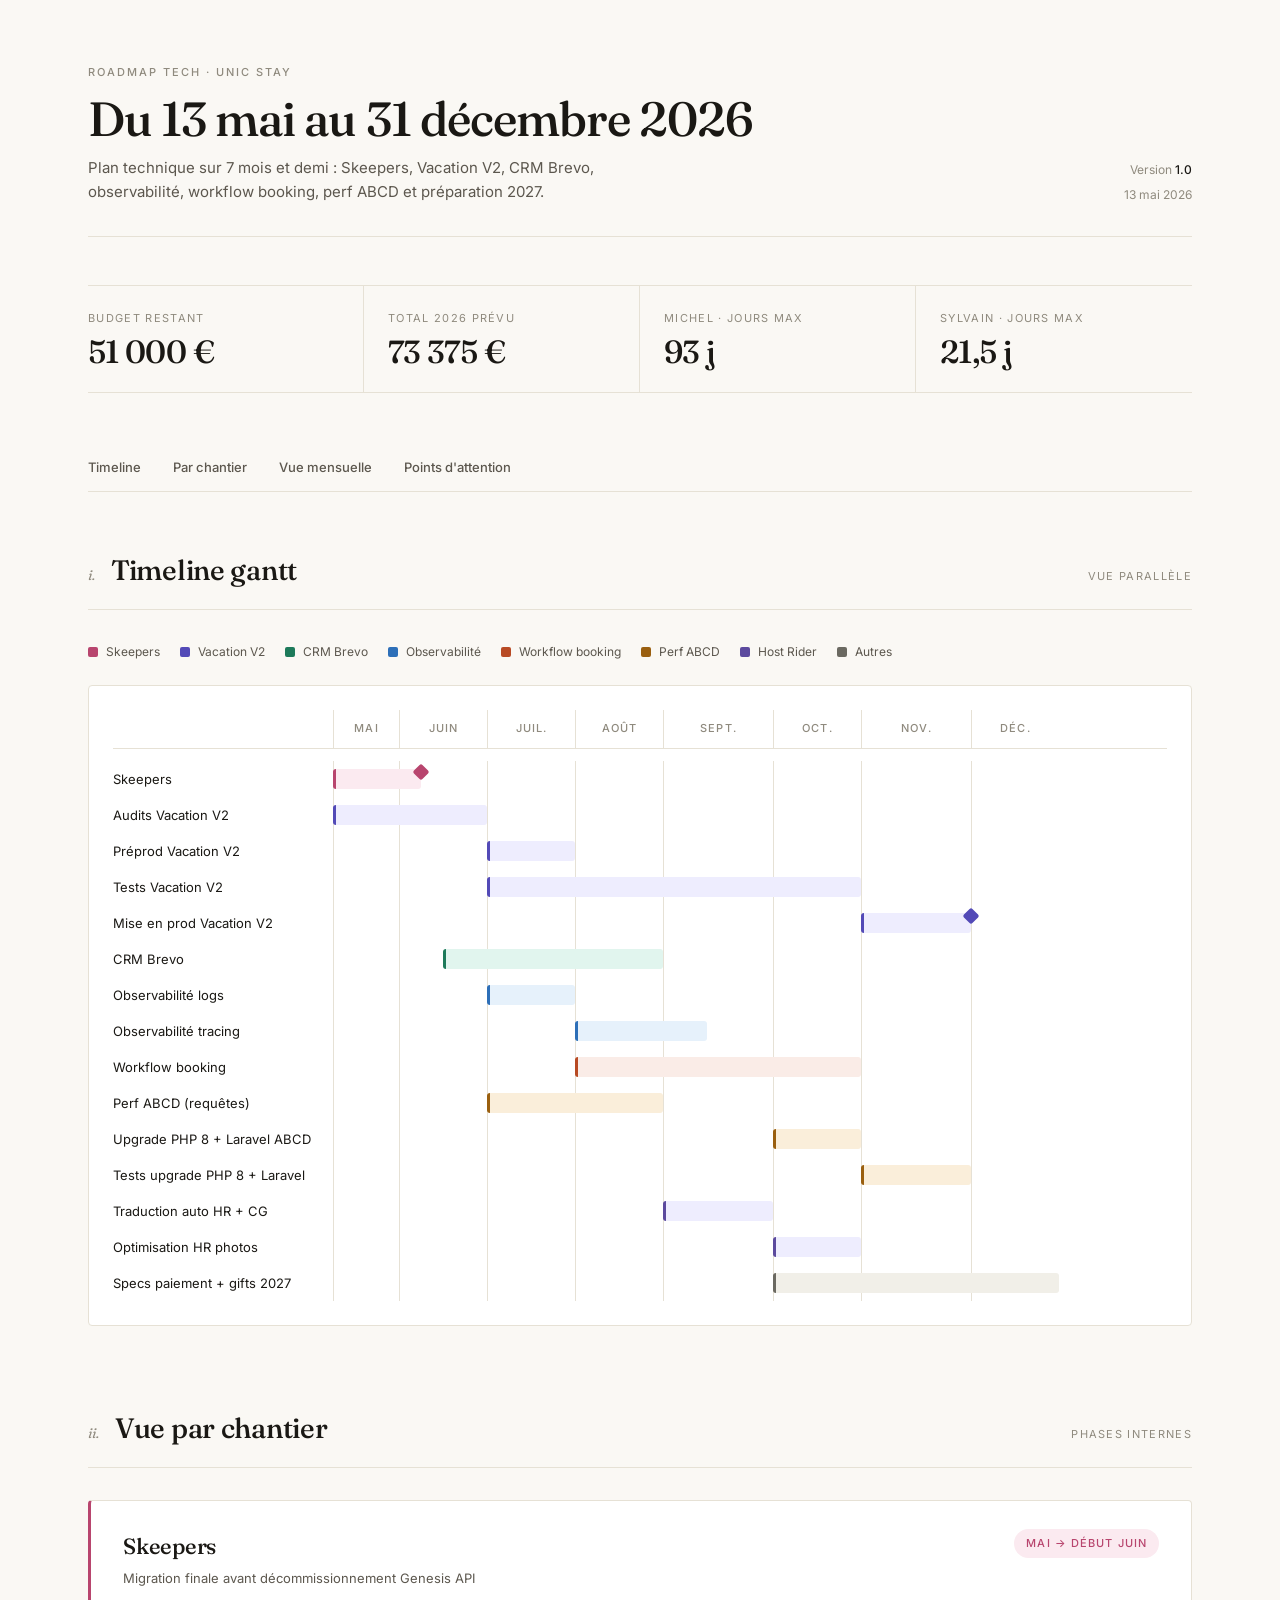
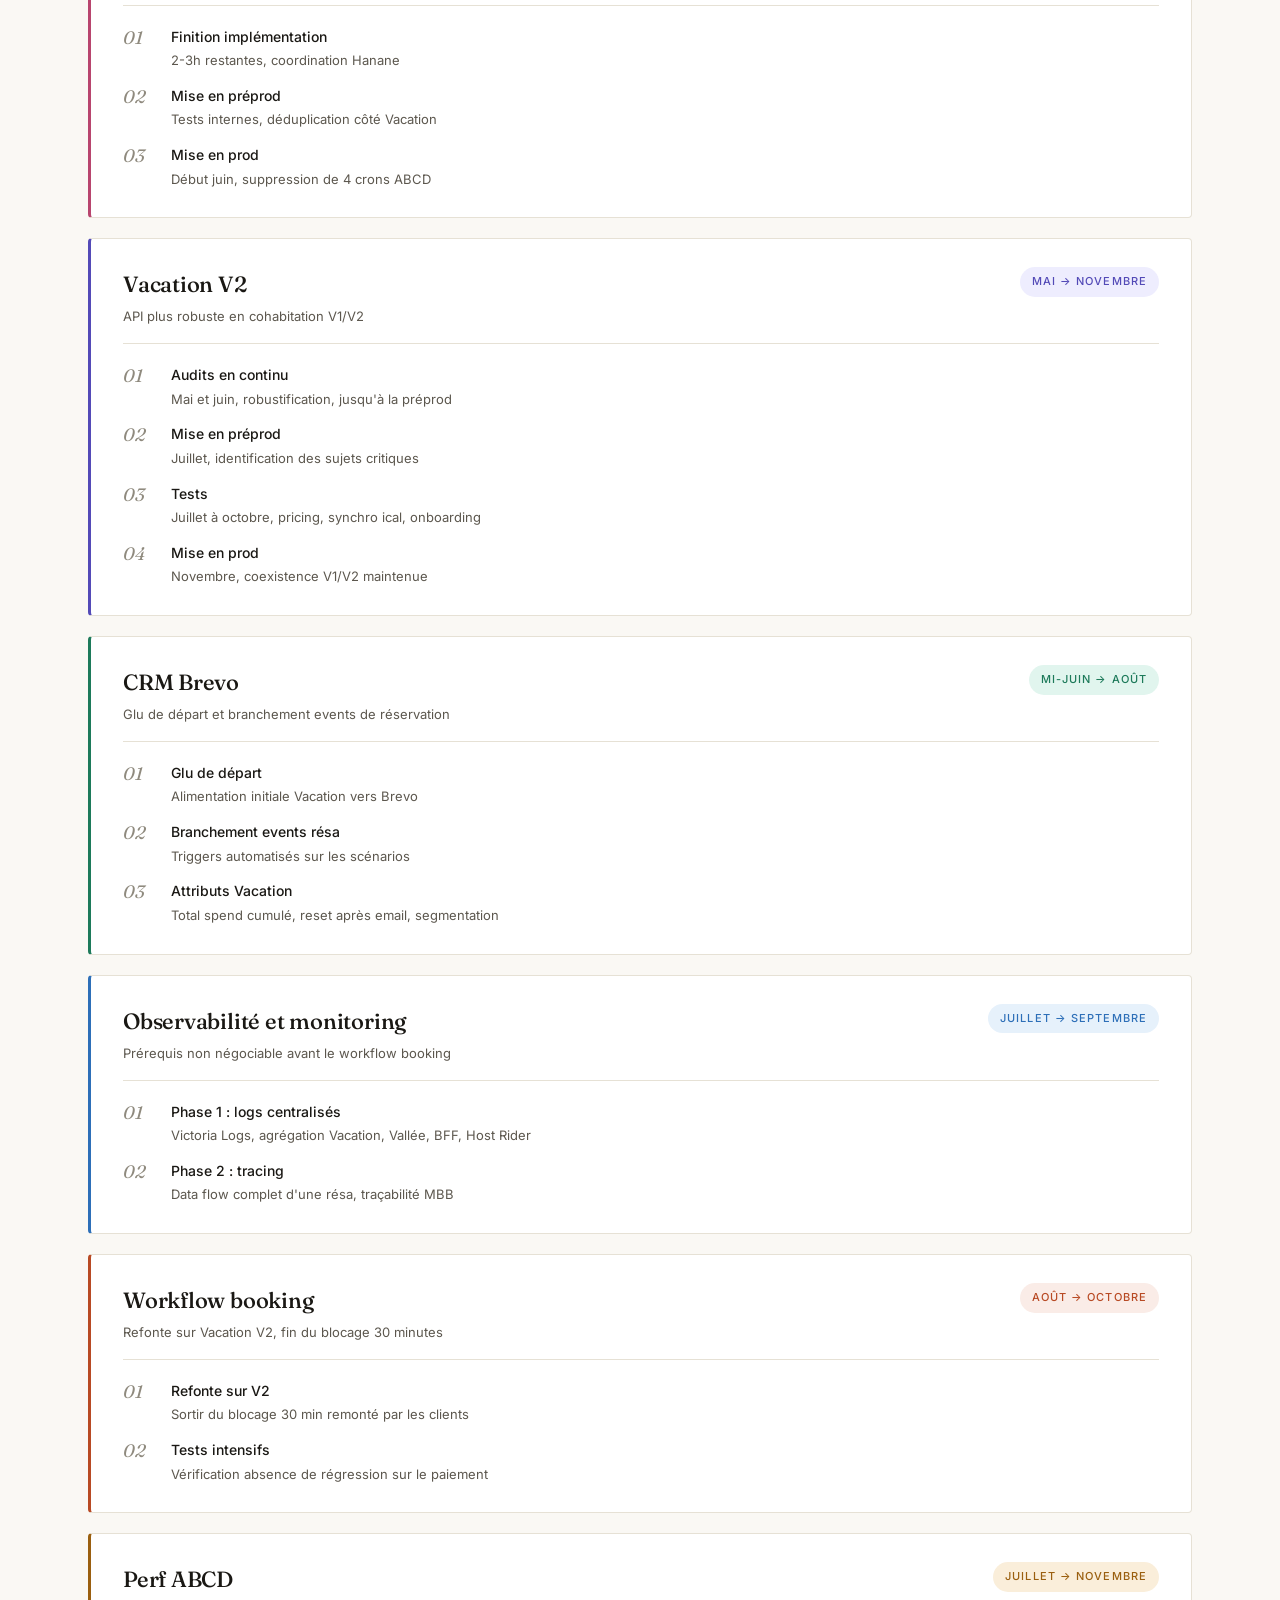
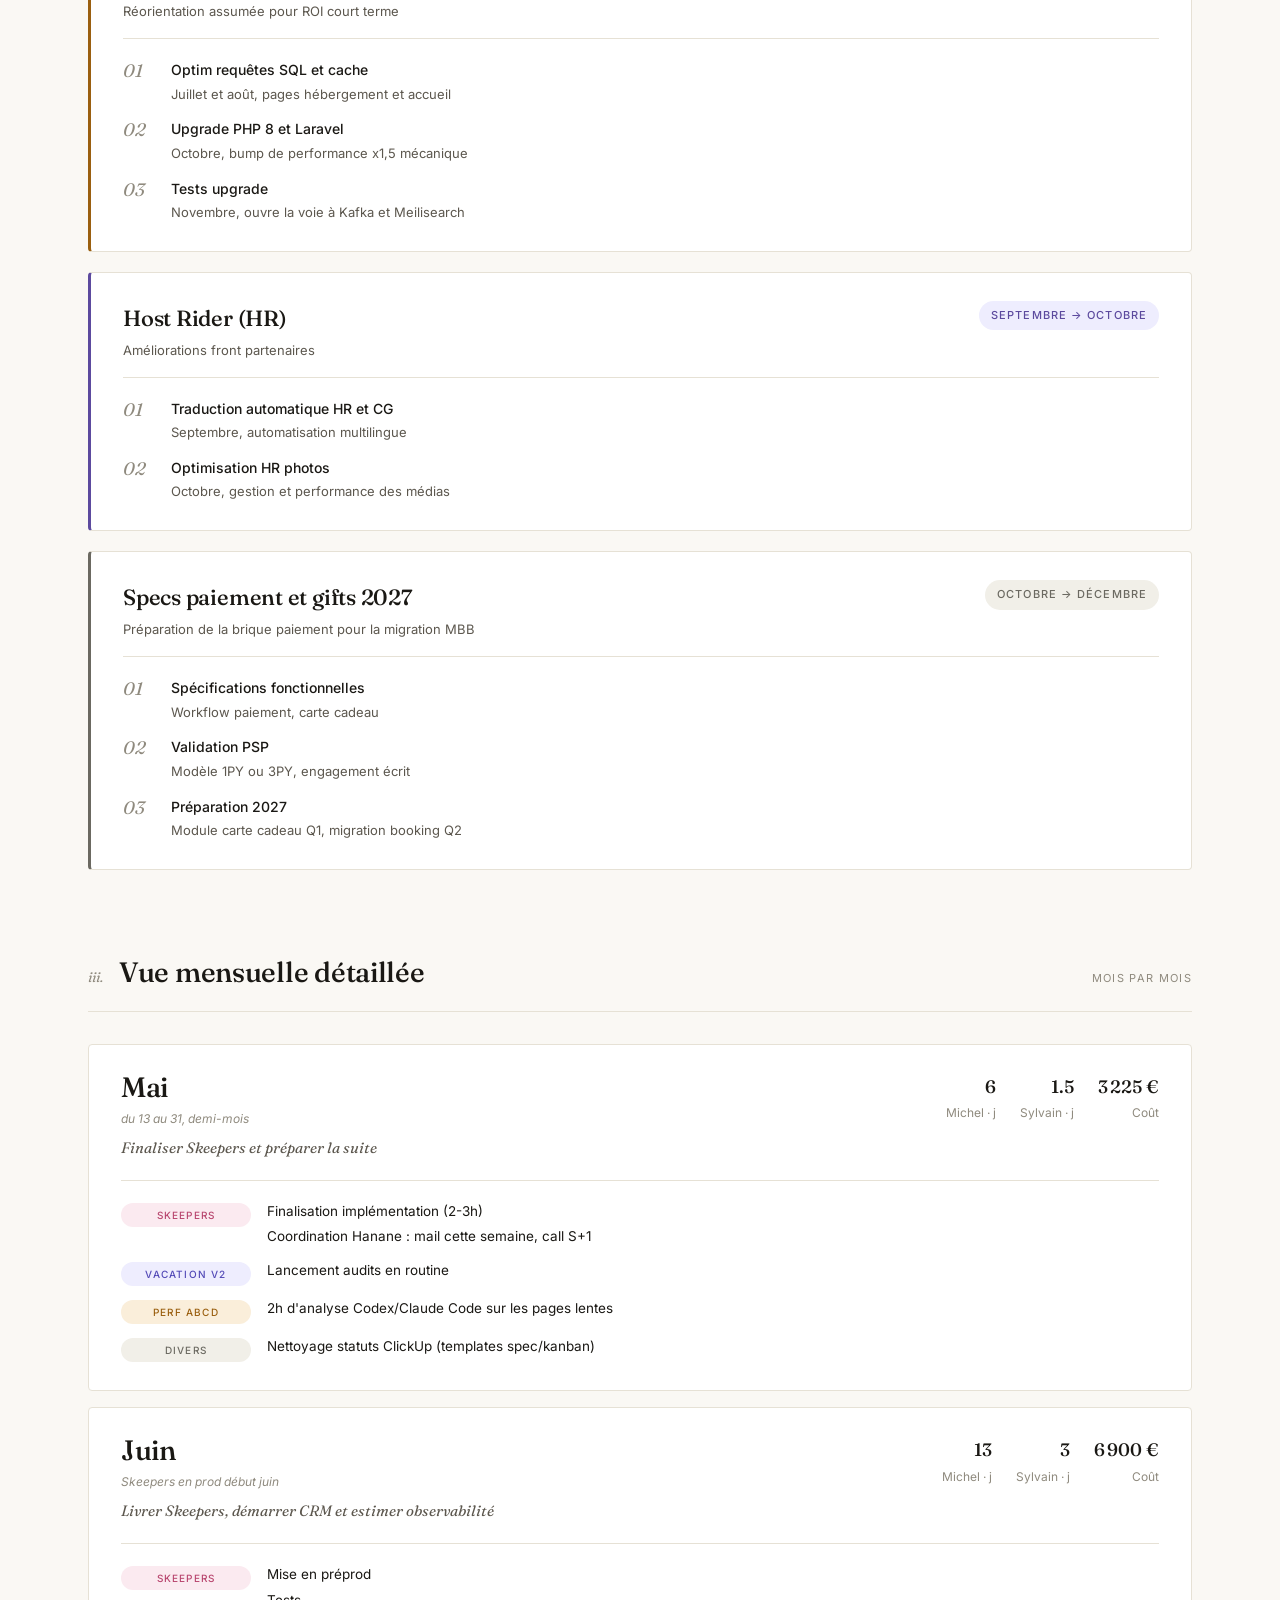
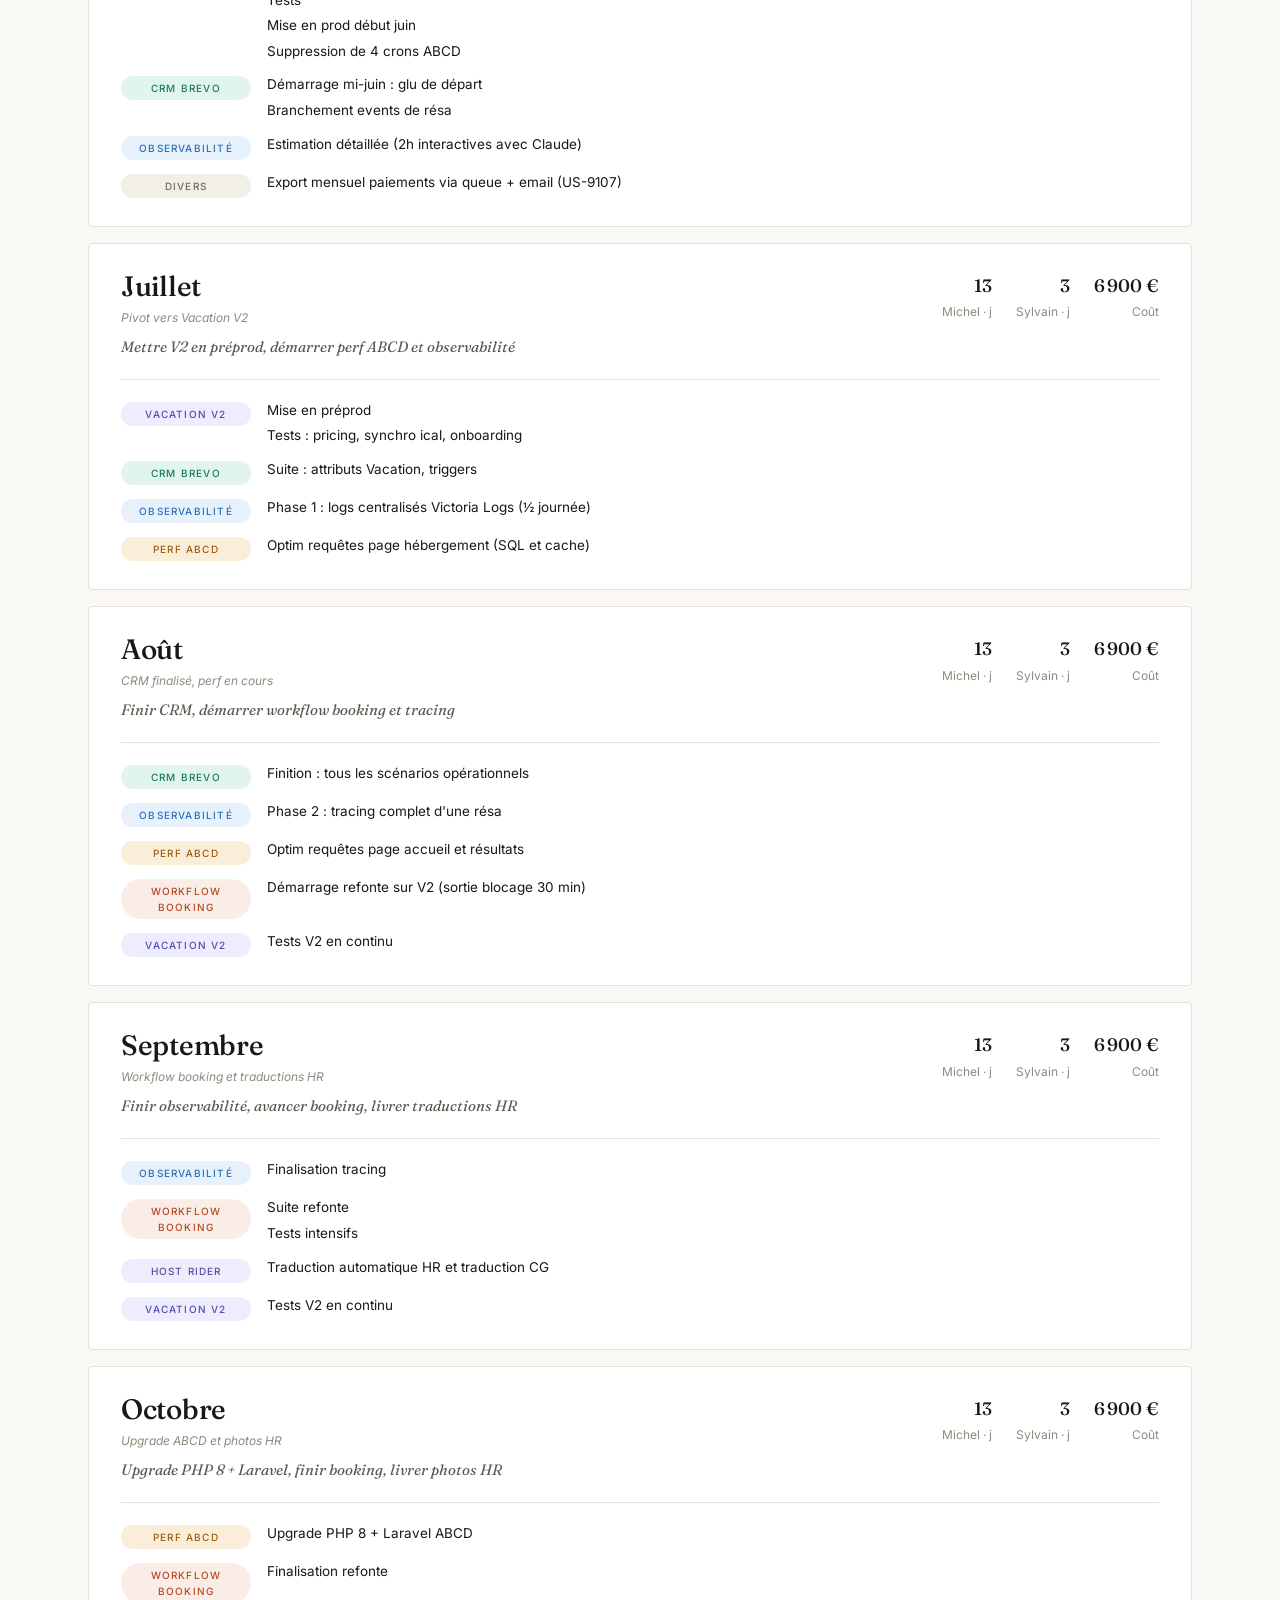
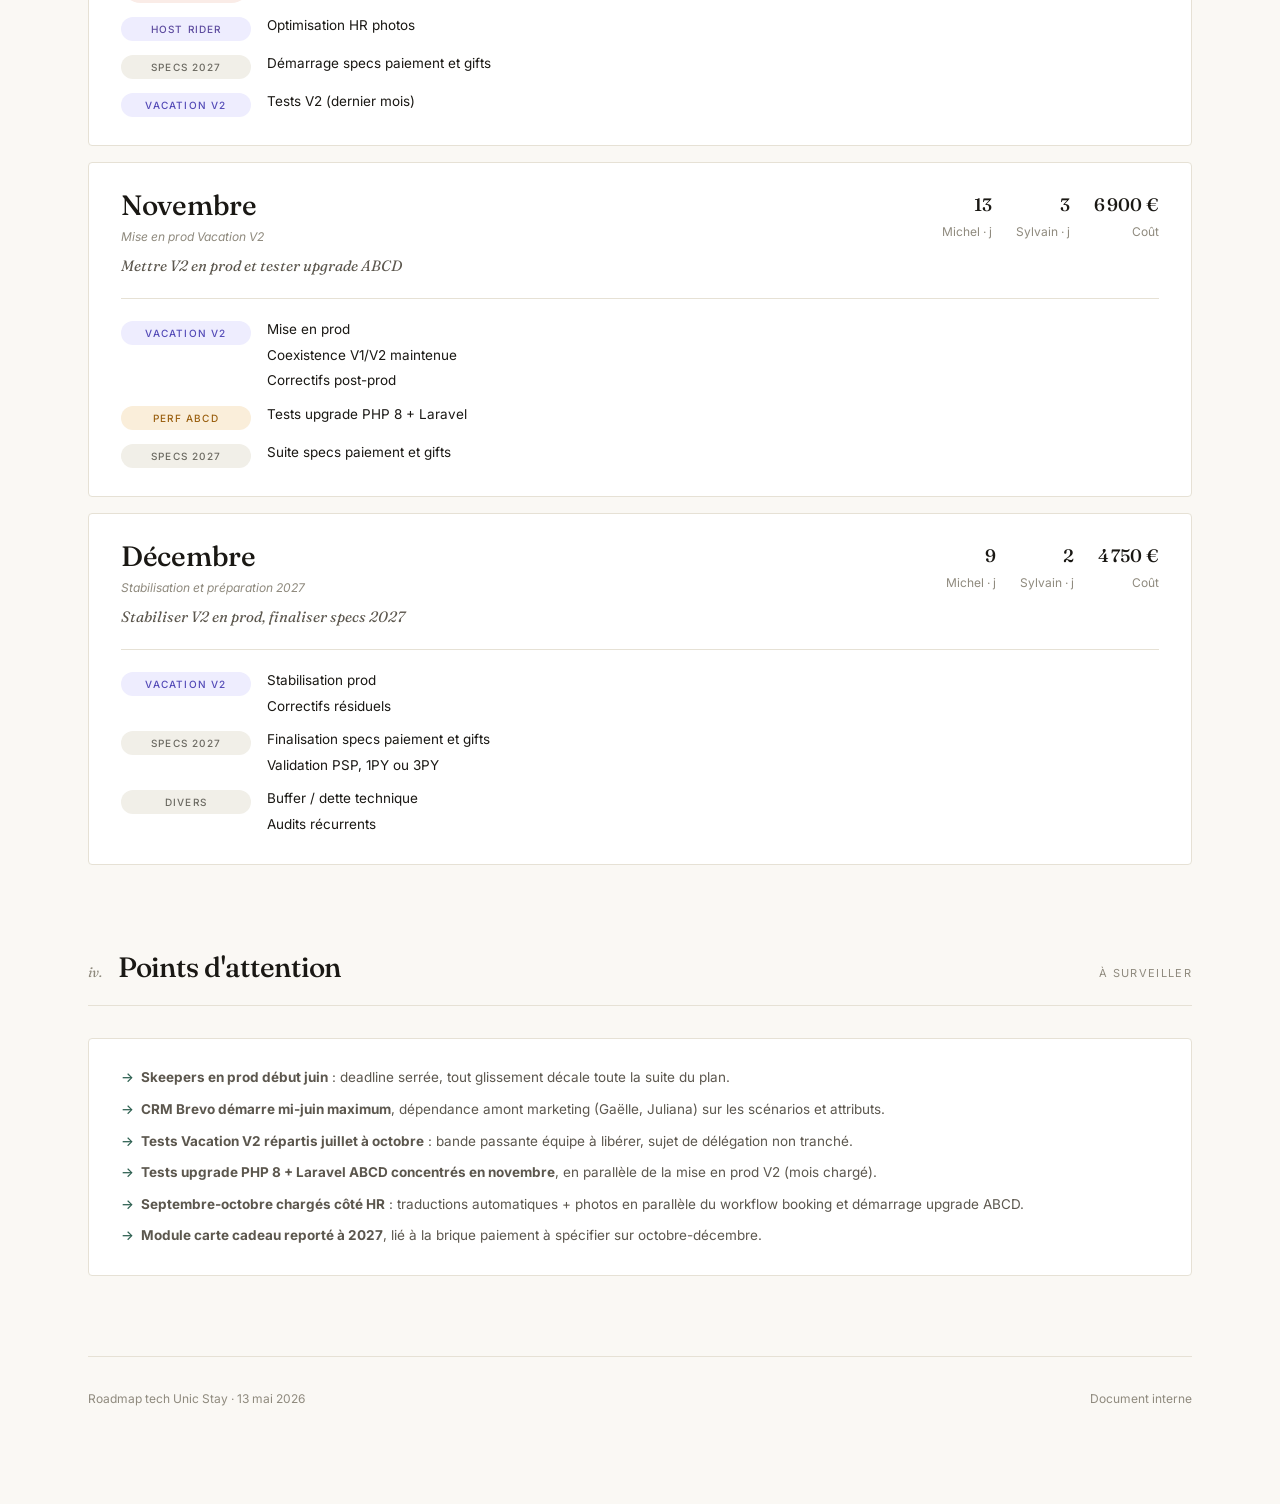
<file: dashboard-roadmap/roadmap-tech-unic-stay.html>
<!DOCTYPE html>
<html lang="fr">
<head>
<meta charset="UTF-8">
<meta name="viewport" content="width=device-width, initial-scale=1.0">
<title>Roadmap tech Unic Stay — 13 mai au 31 décembre 2026</title>
<link rel="preconnect" href="https://fonts.googleapis.com">
<link rel="preconnect" href="https://fonts.gstatic.com" crossorigin>
<link href="https://fonts.googleapis.com/css2?family=Fraunces:opsz,wght@9..144,400;9..144,500;9..144,600&family=Inter:wght@400;500;600&display=swap" rel="stylesheet">
<style>
  :root {
    --bg: #FAF8F4;
    --surface: #FFFFFF;
    --ink: #1A1814;
    --ink-soft: #5C574E;
    --ink-mute: #8F8A7E;
    --line: #E6E1D5;
    --line-strong: #D4CDBC;
    --accent: #2C5F4F;

    --c-skeepers: #B8456E;
    --c-skeepers-bg: #FBEAF0;
    --c-v2: #534AB7;
    --c-v2-bg: #EEEDFE;
    --c-crm: #1D7A5A;
    --c-crm-bg: #E1F5EE;
    --c-obs: #2D6FB8;
    --c-obs-bg: #E6F1FB;
    --c-booking: #B84A24;
    --c-booking-bg: #FAECE7;
    --c-perf: #9A5F0F;
    --c-perf-bg: #FAEEDA;
    --c-hr: #5C4A9E;
    --c-hr-bg: #EEEDFE;
    --c-misc: #6B6961;
    --c-misc-bg: #F1EFE8;
  }

  * { box-sizing: border-box; margin: 0; padding: 0; }

  html, body {
    font-family: 'Inter', sans-serif;
    background: var(--bg);
    color: var(--ink);
    line-height: 1.6;
    -webkit-font-smoothing: antialiased;
  }

  .page {
    max-width: 1200px;
    margin: 0 auto;
    padding: 64px 48px 96px;
  }

  /* ===== HEADER ===== */
  .masthead {
    border-bottom: 1px solid var(--line);
    padding-bottom: 32px;
    margin-bottom: 48px;
    display: grid;
    grid-template-columns: 1fr auto;
    align-items: end;
    gap: 32px;
  }

  .masthead-left {
    display: flex;
    flex-direction: column;
    gap: 12px;
  }

  .eyebrow {
    font-family: 'Inter', sans-serif;
    font-size: 11px;
    letter-spacing: 0.18em;
    text-transform: uppercase;
    color: var(--ink-mute);
    font-weight: 500;
  }

  h1 {
    font-family: 'Fraunces', serif;
    font-size: 48px;
    font-weight: 500;
    line-height: 1.05;
    letter-spacing: -0.02em;
  }

  .subtitle {
    font-size: 15px;
    color: var(--ink-soft);
    max-width: 540px;
  }

  .meta {
    display: flex;
    flex-direction: column;
    gap: 6px;
    text-align: right;
    font-size: 12px;
    color: var(--ink-mute);
  }

  .meta strong {
    color: var(--ink);
    font-weight: 500;
  }

  /* ===== METRICS ===== */
  .metrics {
    display: grid;
    grid-template-columns: repeat(4, 1fr);
    gap: 0;
    margin-bottom: 64px;
    border-top: 1px solid var(--line);
    border-bottom: 1px solid var(--line);
  }

  .metric {
    padding: 24px 0;
    padding-right: 24px;
    border-right: 1px solid var(--line);
  }
  .metric:last-child { border-right: none; padding-right: 0; }
  .metric:not(:first-child) { padding-left: 24px; }

  .metric-label {
    font-size: 11px;
    text-transform: uppercase;
    letter-spacing: 0.12em;
    color: var(--ink-mute);
    margin-bottom: 8px;
  }

  .metric-value {
    font-family: 'Fraunces', serif;
    font-size: 32px;
    font-weight: 500;
    line-height: 1;
    letter-spacing: -0.02em;
  }

  /* ===== NAV ===== */
  .nav {
    display: flex;
    gap: 32px;
    margin-bottom: 56px;
    border-bottom: 1px solid var(--line);
    padding-bottom: 1px;
  }

  .nav a {
    font-size: 13px;
    color: var(--ink-soft);
    text-decoration: none;
    padding-bottom: 12px;
    border-bottom: 1px solid transparent;
    transition: all 0.2s;
    font-weight: 500;
  }

  .nav a:hover { color: var(--ink); }

  .nav a.active {
    color: var(--accent);
    border-bottom-color: var(--accent);
  }

  /* ===== SECTION ===== */
  section {
    margin-bottom: 80px;
  }

  .section-head {
    display: flex;
    align-items: baseline;
    gap: 16px;
    margin-bottom: 32px;
    padding-bottom: 16px;
    border-bottom: 1px solid var(--line);
  }

  .section-number {
    font-family: 'Fraunces', serif;
    font-style: italic;
    font-size: 14px;
    color: var(--ink-mute);
  }

  h2 {
    font-family: 'Fraunces', serif;
    font-size: 28px;
    font-weight: 500;
    letter-spacing: -0.01em;
  }

  .section-tag {
    margin-left: auto;
    font-size: 11px;
    text-transform: uppercase;
    letter-spacing: 0.12em;
    color: var(--ink-mute);
  }

  /* ===== LEGEND ===== */
  .legend {
    display: flex;
    flex-wrap: wrap;
    gap: 20px;
    margin-bottom: 24px;
    font-size: 12px;
    color: var(--ink-soft);
  }

  .legend-item {
    display: flex;
    align-items: center;
    gap: 8px;
  }

  .legend-dot {
    width: 10px;
    height: 10px;
    border-radius: 2px;
  }

  /* ===== GANTT ===== */
  .gantt-wrap {
    overflow-x: auto;
    background: var(--surface);
    border: 1px solid var(--line);
    border-radius: 4px;
    padding: 24px;
  }

  .gantt {
    min-width: 920px;
  }

  .gantt-header {
    display: flex;
    border-bottom: 1px solid var(--line);
    margin-bottom: 12px;
  }

  .gantt-label-col {
    width: 220px;
    flex-shrink: 0;
  }

  .gantt-months {
    display: flex;
    flex: 1;
  }

  .gantt-month {
    font-size: 11px;
    text-transform: uppercase;
    letter-spacing: 0.1em;
    color: var(--ink-mute);
    padding: 10px 0;
    text-align: center;
    border-left: 1px solid var(--line);
    font-weight: 500;
  }

  .gantt-row {
    display: flex;
    align-items: center;
    height: 36px;
  }

  .gantt-row:hover { background: rgba(0,0,0,0.015); }

  .gantt-label {
    width: 220px;
    flex-shrink: 0;
    font-size: 13px;
    padding-right: 16px;
    color: var(--ink);
  }

  .gantt-track {
    position: relative;
    flex: 1;
    height: 100%;
  }

  .gantt-grid {
    position: absolute;
    top: 0;
    bottom: 0;
    width: 1px;
    background: var(--line);
  }

  .gantt-bar {
    position: absolute;
    top: 8px;
    height: 20px;
    border-radius: 3px;
    border-left: 3px solid;
  }

  .gantt-milestone {
    position: absolute;
    top: 5px;
    width: 12px;
    height: 12px;
    transform: rotate(45deg);
    border-radius: 2px;
  }

  /* ===== CHANTIER CARDS ===== */
  .chantier-grid {
    display: grid;
    grid-template-columns: 1fr;
    gap: 20px;
  }

  .chantier {
    background: var(--surface);
    border: 1px solid var(--line);
    border-left: 3px solid;
    border-radius: 4px;
    padding: 28px 32px;
  }

  .chantier-head {
    display: flex;
    justify-content: space-between;
    align-items: flex-start;
    gap: 16px;
    margin-bottom: 20px;
    padding-bottom: 16px;
    border-bottom: 1px solid var(--line);
  }

  .chantier-title-block {
    display: flex;
    flex-direction: column;
    gap: 4px;
  }

  .chantier-title {
    font-family: 'Fraunces', serif;
    font-size: 22px;
    font-weight: 500;
    letter-spacing: -0.01em;
  }

  .chantier-summary {
    font-size: 13px;
    color: var(--ink-soft);
  }

  .chantier-period {
    font-size: 11px;
    text-transform: uppercase;
    letter-spacing: 0.1em;
    padding: 6px 12px;
    border-radius: 100px;
    white-space: nowrap;
    font-weight: 500;
  }

  .phases {
    display: flex;
    flex-direction: column;
    gap: 14px;
  }

  .phase {
    display: grid;
    grid-template-columns: 32px 1fr;
    gap: 16px;
    align-items: flex-start;
  }

  .phase-num {
    font-family: 'Fraunces', serif;
    font-style: italic;
    font-size: 18px;
    color: var(--ink-mute);
    line-height: 1.3;
  }

  .phase-content {
    display: flex;
    flex-direction: column;
    gap: 2px;
  }

  .phase-name {
    font-size: 14px;
    font-weight: 500;
  }

  .phase-detail {
    font-size: 13px;
    color: var(--ink-soft);
  }

  /* ===== MONTH ===== */
  .month {
    background: var(--surface);
    border: 1px solid var(--line);
    border-radius: 4px;
    padding: 28px 32px;
    margin-bottom: 16px;
  }

  .month-head {
    display: grid;
    grid-template-columns: 1fr auto;
    gap: 24px;
    align-items: flex-start;
    margin-bottom: 8px;
  }

  .month-title-block {
    display: flex;
    flex-direction: column;
    gap: 4px;
  }

  .month-name {
    font-family: 'Fraunces', serif;
    font-size: 28px;
    font-weight: 500;
    letter-spacing: -0.01em;
    line-height: 1;
  }

  .month-subtitle {
    font-size: 12px;
    color: var(--ink-mute);
    font-style: italic;
    margin-top: 4px;
  }

  .month-stats {
    display: flex;
    gap: 24px;
    font-size: 12px;
    color: var(--ink-mute);
    text-align: right;
  }

  .month-stat strong {
    display: block;
    color: var(--ink);
    font-size: 18px;
    font-weight: 500;
    font-family: 'Fraunces', serif;
    margin-bottom: 2px;
  }

  .month-objective {
    font-family: 'Fraunces', serif;
    font-style: italic;
    font-size: 15px;
    color: var(--ink-soft);
    padding-bottom: 20px;
    margin-bottom: 20px;
    border-bottom: 1px solid var(--line);
  }

  .month-chantiers {
    display: flex;
    flex-direction: column;
    gap: 12px;
  }

  .month-chantier {
    display: grid;
    grid-template-columns: 130px 1fr;
    gap: 16px;
    align-items: flex-start;
  }

  .month-tag {
    font-size: 10px;
    text-transform: uppercase;
    letter-spacing: 0.12em;
    padding: 4px 10px;
    border-radius: 100px;
    font-weight: 500;
    text-align: center;
    height: fit-content;
    margin-top: 2px;
  }

  .month-items {
    display: flex;
    flex-direction: column;
    gap: 4px;
    font-size: 13.5px;
    color: var(--ink);
  }

  /* ===== POINTS ATTENTION ===== */
  .attention {
    background: var(--surface);
    border: 1px solid var(--line);
    border-radius: 4px;
    padding: 28px 32px;
    margin-top: 24px;
  }

  .attention-title {
    font-family: 'Fraunces', serif;
    font-size: 18px;
    font-weight: 500;
    margin-bottom: 16px;
  }

  .attention ul {
    list-style: none;
    display: flex;
    flex-direction: column;
    gap: 10px;
  }

  .attention li {
    padding-left: 20px;
    position: relative;
    font-size: 13.5px;
    color: var(--ink-soft);
    line-height: 1.6;
  }

  .attention li::before {
    content: "→";
    position: absolute;
    left: 0;
    color: var(--accent);
    font-weight: 500;
  }

  /* ===== FOOTER ===== */
  footer {
    margin-top: 80px;
    padding-top: 32px;
    border-top: 1px solid var(--line);
    font-size: 12px;
    color: var(--ink-mute);
    display: flex;
    justify-content: space-between;
  }

  /* ===== PRINT ===== */
  @media print {
    body { background: white; }
    .nav { display: none; }
    section { page-break-inside: avoid; }
    .month, .chantier { page-break-inside: avoid; }
  }

  @media (max-width: 768px) {
    .page { padding: 32px 20px; }
    .masthead { grid-template-columns: 1fr; }
    h1 { font-size: 32px; }
    .metrics { grid-template-columns: repeat(2, 1fr); }
    .metric { border-right: none; border-bottom: 1px solid var(--line); padding: 16px 0 !important; }
    .month-head { grid-template-columns: 1fr; }
    .month-stats { text-align: left; }
    .month-chantier { grid-template-columns: 1fr; }
  }
</style>
</head>
<body>

<div class="page">

  <header class="masthead">
    <div class="masthead-left">
      <span class="eyebrow">Roadmap tech · Unic Stay</span>
      <h1>Du 13 mai au 31 décembre 2026</h1>
      <p class="subtitle">Plan technique sur 7 mois et demi : Skeepers, Vacation V2, CRM Brevo, observabilité, workflow booking, perf ABCD et préparation 2027.</p>
    </div>
    <div class="meta">
      <span>Version <strong>1.0</strong></span>
      <span>13 mai 2026</span>
    </div>
  </header>

  <div class="metrics">
    <div class="metric">
      <div class="metric-label">Budget restant</div>
      <div class="metric-value">51 000 €</div>
    </div>
    <div class="metric">
      <div class="metric-label">Total 2026 prévu</div>
      <div class="metric-value">73 375 €</div>
    </div>
    <div class="metric">
      <div class="metric-label">Michel · jours max</div>
      <div class="metric-value">93 j</div>
    </div>
    <div class="metric">
      <div class="metric-label">Sylvain · jours max</div>
      <div class="metric-value">21,5 j</div>
    </div>
  </div>

  <nav class="nav">
    <a href="#gantt" class="active">Timeline</a>
    <a href="#chantiers">Par chantier</a>
    <a href="#mensuel">Vue mensuelle</a>
    <a href="#attention">Points d'attention</a>
  </nav>

  <!-- ============ GANTT ============ -->
  <section id="gantt">
    <div class="section-head">
      <span class="section-number">i.</span>
      <h2>Timeline gantt</h2>
      <span class="section-tag">Vue parallèle</span>
    </div>

    <div class="legend">
      <span class="legend-item"><span class="legend-dot" style="background: var(--c-skeepers)"></span>Skeepers</span>
      <span class="legend-item"><span class="legend-dot" style="background: var(--c-v2)"></span>Vacation V2</span>
      <span class="legend-item"><span class="legend-dot" style="background: var(--c-crm)"></span>CRM Brevo</span>
      <span class="legend-item"><span class="legend-dot" style="background: var(--c-obs)"></span>Observabilité</span>
      <span class="legend-item"><span class="legend-dot" style="background: var(--c-booking)"></span>Workflow booking</span>
      <span class="legend-item"><span class="legend-dot" style="background: var(--c-perf)"></span>Perf ABCD</span>
      <span class="legend-item"><span class="legend-dot" style="background: var(--c-hr)"></span>Host Rider</span>
      <span class="legend-item"><span class="legend-dot" style="background: var(--c-misc)"></span>Autres</span>
    </div>

    <div class="gantt-wrap">
      <div class="gantt" id="gantt-content"></div>
    </div>
  </section>

  <!-- ============ CHANTIERS ============ -->
  <section id="chantiers">
    <div class="section-head">
      <span class="section-number">ii.</span>
      <h2>Vue par chantier</h2>
      <span class="section-tag">Phases internes</span>
    </div>
    <div class="chantier-grid" id="chantiers-content"></div>
  </section>

  <!-- ============ MENSUEL ============ -->
  <section id="mensuel">
    <div class="section-head">
      <span class="section-number">iii.</span>
      <h2>Vue mensuelle détaillée</h2>
      <span class="section-tag">Mois par mois</span>
    </div>
    <div id="mensuel-content"></div>
  </section>

  <!-- ============ ATTENTION ============ -->
  <section id="attention">
    <div class="section-head">
      <span class="section-number">iv.</span>
      <h2>Points d'attention</h2>
      <span class="section-tag">À surveiller</span>
    </div>
    <div class="attention">
      <ul>
        <li><strong>Skeepers en prod début juin</strong> : deadline serrée, tout glissement décale toute la suite du plan.</li>
        <li><strong>CRM Brevo démarre mi-juin maximum</strong>, dépendance amont marketing (Gaëlle, Juliana) sur les scénarios et attributs.</li>
        <li><strong>Tests Vacation V2 répartis juillet à octobre</strong> : bande passante équipe à libérer, sujet de délégation non tranché.</li>
        <li><strong>Tests upgrade PHP 8 + Laravel ABCD concentrés en novembre</strong>, en parallèle de la mise en prod V2 (mois chargé).</li>
        <li><strong>Septembre-octobre chargés côté HR</strong> : traductions automatiques + photos en parallèle du workflow booking et démarrage upgrade ABCD.</li>
        <li><strong>Module carte cadeau reporté à 2027</strong>, lié à la brique paiement à spécifier sur octobre-décembre.</li>
      </ul>
    </div>
  </section>

  <footer>
    <span>Roadmap tech Unic Stay · 13 mai 2026</span>
    <span>Document interne</span>
  </footer>

</div>

<script>
  // ============ GANTT ============
  const totalWeeks = 33;
  const monthWeeks = [
    { name: 'Mai', start: 0, weeks: 3 },
    { name: 'Juin', start: 3, weeks: 4 },
    { name: 'Juil.', start: 7, weeks: 4 },
    { name: 'Août', start: 11, weeks: 4 },
    { name: 'Sept.', start: 15, weeks: 5 },
    { name: 'Oct.', start: 20, weeks: 4 },
    { name: 'Nov.', start: 24, weeks: 5 },
    { name: 'Déc.', start: 29, weeks: 4 }
  ];

  const ganttChantiers = [
    { label: 'Skeepers', color: 'var(--c-skeepers)', bg: 'var(--c-skeepers-bg)', startWeek: 0, endWeek: 4, milestone: { week: 4 } },
    { label: 'Audits Vacation V2', color: 'var(--c-v2)', bg: 'var(--c-v2-bg)', startWeek: 0, endWeek: 7 },
    { label: 'Préprod Vacation V2', color: 'var(--c-v2)', bg: 'var(--c-v2-bg)', startWeek: 7, endWeek: 11 },
    { label: 'Tests Vacation V2', color: 'var(--c-v2)', bg: 'var(--c-v2-bg)', startWeek: 7, endWeek: 24 },
    { label: 'Mise en prod Vacation V2', color: 'var(--c-v2)', bg: 'var(--c-v2-bg)', startWeek: 24, endWeek: 29, milestone: { week: 29 } },
    { label: 'CRM Brevo', color: 'var(--c-crm)', bg: 'var(--c-crm-bg)', startWeek: 5, endWeek: 15 },
    { label: 'Observabilité logs', color: 'var(--c-obs)', bg: 'var(--c-obs-bg)', startWeek: 7, endWeek: 11 },
    { label: 'Observabilité tracing', color: 'var(--c-obs)', bg: 'var(--c-obs-bg)', startWeek: 11, endWeek: 17 },
    { label: 'Workflow booking', color: 'var(--c-booking)', bg: 'var(--c-booking-bg)', startWeek: 11, endWeek: 24 },
    { label: 'Perf ABCD (requêtes)', color: 'var(--c-perf)', bg: 'var(--c-perf-bg)', startWeek: 7, endWeek: 15 },
    { label: 'Upgrade PHP 8 + Laravel ABCD', color: 'var(--c-perf)', bg: 'var(--c-perf-bg)', startWeek: 20, endWeek: 24 },
    { label: 'Tests upgrade PHP 8 + Laravel', color: 'var(--c-perf)', bg: 'var(--c-perf-bg)', startWeek: 24, endWeek: 29 },
    { label: 'Traduction auto HR + CG', color: 'var(--c-hr)', bg: 'var(--c-hr-bg)', startWeek: 15, endWeek: 20 },
    { label: 'Optimisation HR photos', color: 'var(--c-hr)', bg: 'var(--c-hr-bg)', startWeek: 20, endWeek: 24 },
    { label: 'Specs paiement + gifts 2027', color: 'var(--c-misc)', bg: 'var(--c-misc-bg)', startWeek: 20, endWeek: 33 }
  ];

  const weekWidth = 22;
  const ganttEl = document.getElementById('gantt-content');

  let html = '<div class="gantt-header"><div class="gantt-label-col"></div><div class="gantt-months">';
  monthWeeks.forEach(m => {
    html += `<div class="gantt-month" style="width: ${m.weeks * weekWidth}px">${m.name}</div>`;
  });
  html += '</div></div>';

  ganttChantiers.forEach(c => {
    html += '<div class="gantt-row">';
    html += `<div class="gantt-label">${c.label}</div>`;
    html += '<div class="gantt-track">';
    monthWeeks.forEach(m => {
      html += `<div class="gantt-grid" style="left: ${m.start * weekWidth}px"></div>`;
    });
    html += `<div class="gantt-bar" style="left: ${c.startWeek * weekWidth}px; width: ${(c.endWeek - c.startWeek) * weekWidth}px; background: ${c.bg}; border-left-color: ${c.color}"></div>`;
    if (c.milestone) {
      html += `<div class="gantt-milestone" style="left: ${c.milestone.week * weekWidth - 6}px; background: ${c.color}"></div>`;
    }
    html += '</div></div>';
  });

  ganttEl.innerHTML = html;

  // ============ CHANTIERS ============
  const chantiersData = [
    {
      title: 'Skeepers',
      color: 'var(--c-skeepers)', bg: 'var(--c-skeepers-bg)',
      period: 'Mai → début juin',
      summary: 'Migration finale avant décommissionnement Genesis API',
      phases: [
        { name: 'Finition implémentation', detail: '2-3h restantes, coordination Hanane' },
        { name: 'Mise en préprod', detail: 'Tests internes, déduplication côté Vacation' },
        { name: 'Mise en prod', detail: 'Début juin, suppression de 4 crons ABCD' }
      ]
    },
    {
      title: 'Vacation V2',
      color: 'var(--c-v2)', bg: 'var(--c-v2-bg)',
      period: 'Mai → novembre',
      summary: 'API plus robuste en cohabitation V1/V2',
      phases: [
        { name: 'Audits en continu', detail: 'Mai et juin, robustification, jusqu\'à la préprod' },
        { name: 'Mise en préprod', detail: 'Juillet, identification des sujets critiques' },
        { name: 'Tests', detail: 'Juillet à octobre, pricing, synchro ical, onboarding' },
        { name: 'Mise en prod', detail: 'Novembre, coexistence V1/V2 maintenue' }
      ]
    },
    {
      title: 'CRM Brevo',
      color: 'var(--c-crm)', bg: 'var(--c-crm-bg)',
      period: 'Mi-juin → août',
      summary: 'Glu de départ et branchement events de réservation',
      phases: [
        { name: 'Glu de départ', detail: 'Alimentation initiale Vacation vers Brevo' },
        { name: 'Branchement events résa', detail: 'Triggers automatisés sur les scénarios' },
        { name: 'Attributs Vacation', detail: 'Total spend cumulé, reset après email, segmentation' }
      ]
    },
    {
      title: 'Observabilité et monitoring',
      color: 'var(--c-obs)', bg: 'var(--c-obs-bg)',
      period: 'Juillet → septembre',
      summary: 'Prérequis non négociable avant le workflow booking',
      phases: [
        { name: 'Phase 1 : logs centralisés', detail: 'Victoria Logs, agrégation Vacation, Vallée, BFF, Host Rider' },
        { name: 'Phase 2 : tracing', detail: 'Data flow complet d\'une résa, traçabilité MBB' }
      ]
    },
    {
      title: 'Workflow booking',
      color: 'var(--c-booking)', bg: 'var(--c-booking-bg)',
      period: 'Août → octobre',
      summary: 'Refonte sur Vacation V2, fin du blocage 30 minutes',
      phases: [
        { name: 'Refonte sur V2', detail: 'Sortir du blocage 30 min remonté par les clients' },
        { name: 'Tests intensifs', detail: 'Vérification absence de régression sur le paiement' }
      ]
    },
    {
      title: 'Perf ABCD',
      color: 'var(--c-perf)', bg: 'var(--c-perf-bg)',
      period: 'Juillet → novembre',
      summary: 'Réorientation assumée pour ROI court terme',
      phases: [
        { name: 'Optim requêtes SQL et cache', detail: 'Juillet et août, pages hébergement et accueil' },
        { name: 'Upgrade PHP 8 et Laravel', detail: 'Octobre, bump de performance x1,5 mécanique' },
        { name: 'Tests upgrade', detail: 'Novembre, ouvre la voie à Kafka et Meilisearch' }
      ]
    },
    {
      title: 'Host Rider (HR)',
      color: 'var(--c-hr)', bg: 'var(--c-hr-bg)',
      period: 'Septembre → octobre',
      summary: 'Améliorations front partenaires',
      phases: [
        { name: 'Traduction automatique HR et CG', detail: 'Septembre, automatisation multilingue' },
        { name: 'Optimisation HR photos', detail: 'Octobre, gestion et performance des médias' }
      ]
    },
    {
      title: 'Specs paiement et gifts 2027',
      color: 'var(--c-misc)', bg: 'var(--c-misc-bg)',
      period: 'Octobre → décembre',
      summary: 'Préparation de la brique paiement pour la migration MBB',
      phases: [
        { name: 'Spécifications fonctionnelles', detail: 'Workflow paiement, carte cadeau' },
        { name: 'Validation PSP', detail: 'Modèle 1PY ou 3PY, engagement écrit' },
        { name: 'Préparation 2027', detail: 'Module carte cadeau Q1, migration booking Q2' }
      ]
    }
  ];

  const chantiersEl = document.getElementById('chantiers-content');
  chantiersEl.innerHTML = chantiersData.map(c => `
    <div class="chantier" style="border-left-color: ${c.color}">
      <div class="chantier-head">
        <div class="chantier-title-block">
          <div class="chantier-title">${c.title}</div>
          <div class="chantier-summary">${c.summary}</div>
        </div>
        <span class="chantier-period" style="background: ${c.bg}; color: ${c.color}">${c.period}</span>
      </div>
      <div class="phases">
        ${c.phases.map((p, i) => `
          <div class="phase">
            <div class="phase-num">${String(i + 1).padStart(2, '0')}</div>
            <div class="phase-content">
              <div class="phase-name">${p.name}</div>
              <div class="phase-detail">${p.detail}</div>
            </div>
          </div>
        `).join('')}
      </div>
    </div>
  `).join('');

  // ============ MENSUEL ============
  const moisData = [
    {
      nom: 'Mai',
      sousTitre: 'du 13 au 31, demi-mois',
      michel: 6, sylvain: 1.5, cost: 3225,
      objectif: 'Finaliser Skeepers et préparer la suite',
      chantiers: [
        { tag: 'Skeepers', color: 'var(--c-skeepers)', bg: 'var(--c-skeepers-bg)', items: ['Finalisation implémentation (2-3h)', 'Coordination Hanane : mail cette semaine, call S+1'] },
        { tag: 'Vacation V2', color: 'var(--c-v2)', bg: 'var(--c-v2-bg)', items: ['Lancement audits en routine'] },
        { tag: 'Perf ABCD', color: 'var(--c-perf)', bg: 'var(--c-perf-bg)', items: ['2h d\'analyse Codex/Claude Code sur les pages lentes'] },
        { tag: 'Divers', color: 'var(--c-misc)', bg: 'var(--c-misc-bg)', items: ['Nettoyage statuts ClickUp (templates spec/kanban)'] }
      ]
    },
    {
      nom: 'Juin',
      sousTitre: 'Skeepers en prod début juin',
      michel: 13, sylvain: 3, cost: 6900,
      objectif: 'Livrer Skeepers, démarrer CRM et estimer observabilité',
      chantiers: [
        { tag: 'Skeepers', color: 'var(--c-skeepers)', bg: 'var(--c-skeepers-bg)', items: ['Mise en préprod', 'Tests', 'Mise en prod début juin', 'Suppression de 4 crons ABCD'] },
        { tag: 'CRM Brevo', color: 'var(--c-crm)', bg: 'var(--c-crm-bg)', items: ['Démarrage mi-juin : glu de départ', 'Branchement events de résa'] },
        { tag: 'Observabilité', color: 'var(--c-obs)', bg: 'var(--c-obs-bg)', items: ['Estimation détaillée (2h interactives avec Claude)'] },
        { tag: 'Divers', color: 'var(--c-misc)', bg: 'var(--c-misc-bg)', items: ['Export mensuel paiements via queue + email (US-9107)'] }
      ]
    },
    {
      nom: 'Juillet',
      sousTitre: 'Pivot vers Vacation V2',
      michel: 13, sylvain: 3, cost: 6900,
      objectif: 'Mettre V2 en préprod, démarrer perf ABCD et observabilité',
      chantiers: [
        { tag: 'Vacation V2', color: 'var(--c-v2)', bg: 'var(--c-v2-bg)', items: ['Mise en préprod', 'Tests : pricing, synchro ical, onboarding'] },
        { tag: 'CRM Brevo', color: 'var(--c-crm)', bg: 'var(--c-crm-bg)', items: ['Suite : attributs Vacation, triggers'] },
        { tag: 'Observabilité', color: 'var(--c-obs)', bg: 'var(--c-obs-bg)', items: ['Phase 1 : logs centralisés Victoria Logs (½ journée)'] },
        { tag: 'Perf ABCD', color: 'var(--c-perf)', bg: 'var(--c-perf-bg)', items: ['Optim requêtes page hébergement (SQL et cache)'] }
      ]
    },
    {
      nom: 'Août',
      sousTitre: 'CRM finalisé, perf en cours',
      michel: 13, sylvain: 3, cost: 6900,
      objectif: 'Finir CRM, démarrer workflow booking et tracing',
      chantiers: [
        { tag: 'CRM Brevo', color: 'var(--c-crm)', bg: 'var(--c-crm-bg)', items: ['Finition : tous les scénarios opérationnels'] },
        { tag: 'Observabilité', color: 'var(--c-obs)', bg: 'var(--c-obs-bg)', items: ['Phase 2 : tracing complet d\'une résa'] },
        { tag: 'Perf ABCD', color: 'var(--c-perf)', bg: 'var(--c-perf-bg)', items: ['Optim requêtes page accueil et résultats'] },
        { tag: 'Workflow booking', color: 'var(--c-booking)', bg: 'var(--c-booking-bg)', items: ['Démarrage refonte sur V2 (sortie blocage 30 min)'] },
        { tag: 'Vacation V2', color: 'var(--c-v2)', bg: 'var(--c-v2-bg)', items: ['Tests V2 en continu'] }
      ]
    },
    {
      nom: 'Septembre',
      sousTitre: 'Workflow booking et traductions HR',
      michel: 13, sylvain: 3, cost: 6900,
      objectif: 'Finir observabilité, avancer booking, livrer traductions HR',
      chantiers: [
        { tag: 'Observabilité', color: 'var(--c-obs)', bg: 'var(--c-obs-bg)', items: ['Finalisation tracing'] },
        { tag: 'Workflow booking', color: 'var(--c-booking)', bg: 'var(--c-booking-bg)', items: ['Suite refonte', 'Tests intensifs'] },
        { tag: 'Host Rider', color: 'var(--c-hr)', bg: 'var(--c-hr-bg)', items: ['Traduction automatique HR et traduction CG'] },
        { tag: 'Vacation V2', color: 'var(--c-v2)', bg: 'var(--c-v2-bg)', items: ['Tests V2 en continu'] }
      ]
    },
    {
      nom: 'Octobre',
      sousTitre: 'Upgrade ABCD et photos HR',
      michel: 13, sylvain: 3, cost: 6900,
      objectif: 'Upgrade PHP 8 + Laravel, finir booking, livrer photos HR',
      chantiers: [
        { tag: 'Perf ABCD', color: 'var(--c-perf)', bg: 'var(--c-perf-bg)', items: ['Upgrade PHP 8 + Laravel ABCD'] },
        { tag: 'Workflow booking', color: 'var(--c-booking)', bg: 'var(--c-booking-bg)', items: ['Finalisation refonte'] },
        { tag: 'Host Rider', color: 'var(--c-hr)', bg: 'var(--c-hr-bg)', items: ['Optimisation HR photos'] },
        { tag: 'Specs 2027', color: 'var(--c-misc)', bg: 'var(--c-misc-bg)', items: ['Démarrage specs paiement et gifts'] },
        { tag: 'Vacation V2', color: 'var(--c-v2)', bg: 'var(--c-v2-bg)', items: ['Tests V2 (dernier mois)'] }
      ]
    },
    {
      nom: 'Novembre',
      sousTitre: 'Mise en prod Vacation V2',
      michel: 13, sylvain: 3, cost: 6900,
      objectif: 'Mettre V2 en prod et tester upgrade ABCD',
      chantiers: [
        { tag: 'Vacation V2', color: 'var(--c-v2)', bg: 'var(--c-v2-bg)', items: ['Mise en prod', 'Coexistence V1/V2 maintenue', 'Correctifs post-prod'] },
        { tag: 'Perf ABCD', color: 'var(--c-perf)', bg: 'var(--c-perf-bg)', items: ['Tests upgrade PHP 8 + Laravel'] },
        { tag: 'Specs 2027', color: 'var(--c-misc)', bg: 'var(--c-misc-bg)', items: ['Suite specs paiement et gifts'] }
      ]
    },
    {
      nom: 'Décembre',
      sousTitre: 'Stabilisation et préparation 2027',
      michel: 9, sylvain: 2, cost: 4750,
      objectif: 'Stabiliser V2 en prod, finaliser specs 2027',
      chantiers: [
        { tag: 'Vacation V2', color: 'var(--c-v2)', bg: 'var(--c-v2-bg)', items: ['Stabilisation prod', 'Correctifs résiduels'] },
        { tag: 'Specs 2027', color: 'var(--c-misc)', bg: 'var(--c-misc-bg)', items: ['Finalisation specs paiement et gifts', 'Validation PSP, 1PY ou 3PY'] },
        { tag: 'Divers', color: 'var(--c-misc)', bg: 'var(--c-misc-bg)', items: ['Buffer / dette technique', 'Audits récurrents'] }
      ]
    }
  ];

  const mensuelEl = document.getElementById('mensuel-content');
  mensuelEl.innerHTML = moisData.map(m => `
    <div class="month">
      <div class="month-head">
        <div class="month-title-block">
          <div class="month-name">${m.nom}</div>
          <div class="month-subtitle">${m.sousTitre}</div>
        </div>
        <div class="month-stats">
          <div class="month-stat"><strong>${m.michel}</strong>Michel · j</div>
          <div class="month-stat"><strong>${m.sylvain}</strong>Sylvain · j</div>
          <div class="month-stat"><strong>${m.cost.toLocaleString('fr-FR')} €</strong>Coût</div>
        </div>
      </div>
      <div class="month-objective">${m.objectif}</div>
      <div class="month-chantiers">
        ${m.chantiers.map(c => `
          <div class="month-chantier">
            <div class="month-tag" style="background: ${c.bg}; color: ${c.color}">${c.tag}</div>
            <div class="month-items">
              ${c.items.map(it => `<div>${it}</div>`).join('')}
            </div>
          </div>
        `).join('')}
      </div>
    </div>
  `).join('');

  // ============ NAV ACTIVE ============
  const sections = document.querySelectorAll('section');
  const navLinks = document.querySelectorAll('.nav a');

  window.addEventListener('scroll', () => {
    let current = '';
    sections.forEach(s => {
      const rect = s.getBoundingClientRect();
      if (rect.top <= 120) current = s.id;
    });
    navLinks.forEach(a => {
      a.classList.remove('active');
      if (a.getAttribute('href') === '#' + current) a.classList.add('active');
    });
  });
</script>

</body>
</html>
</file>
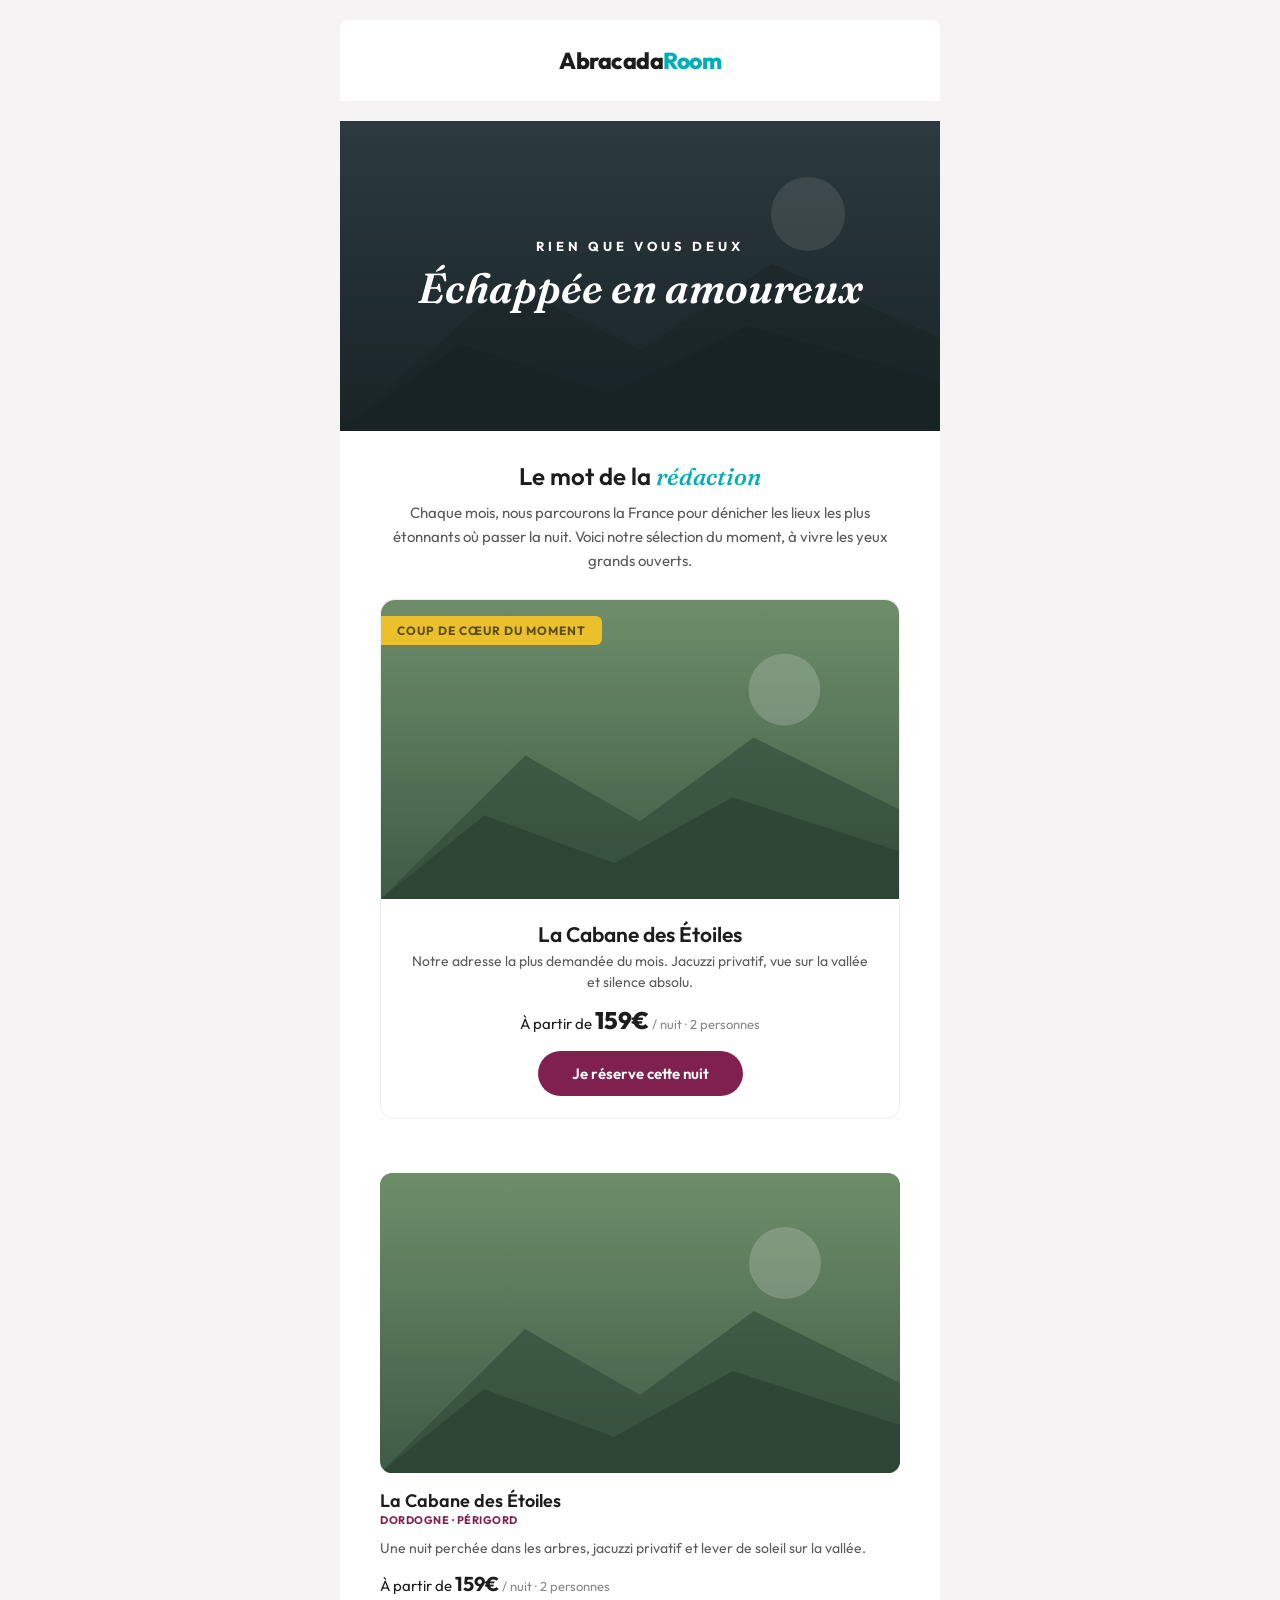
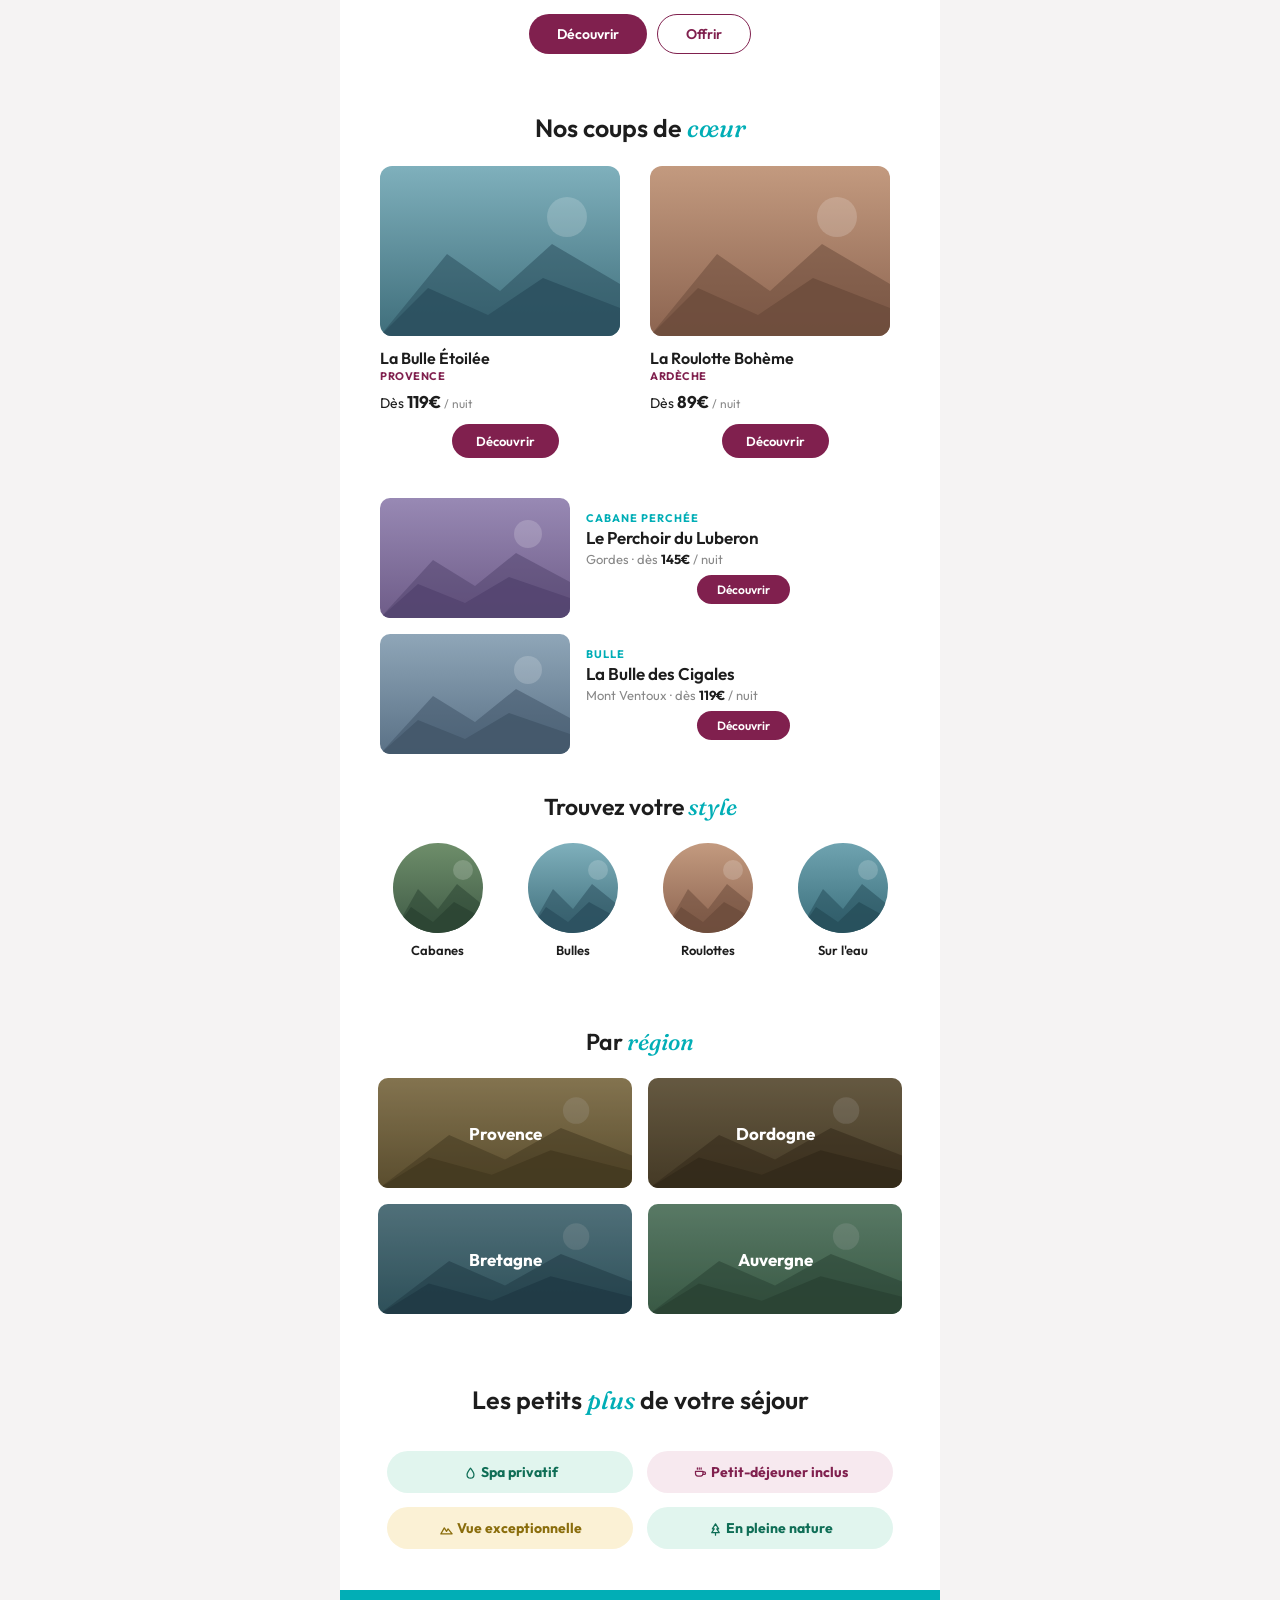
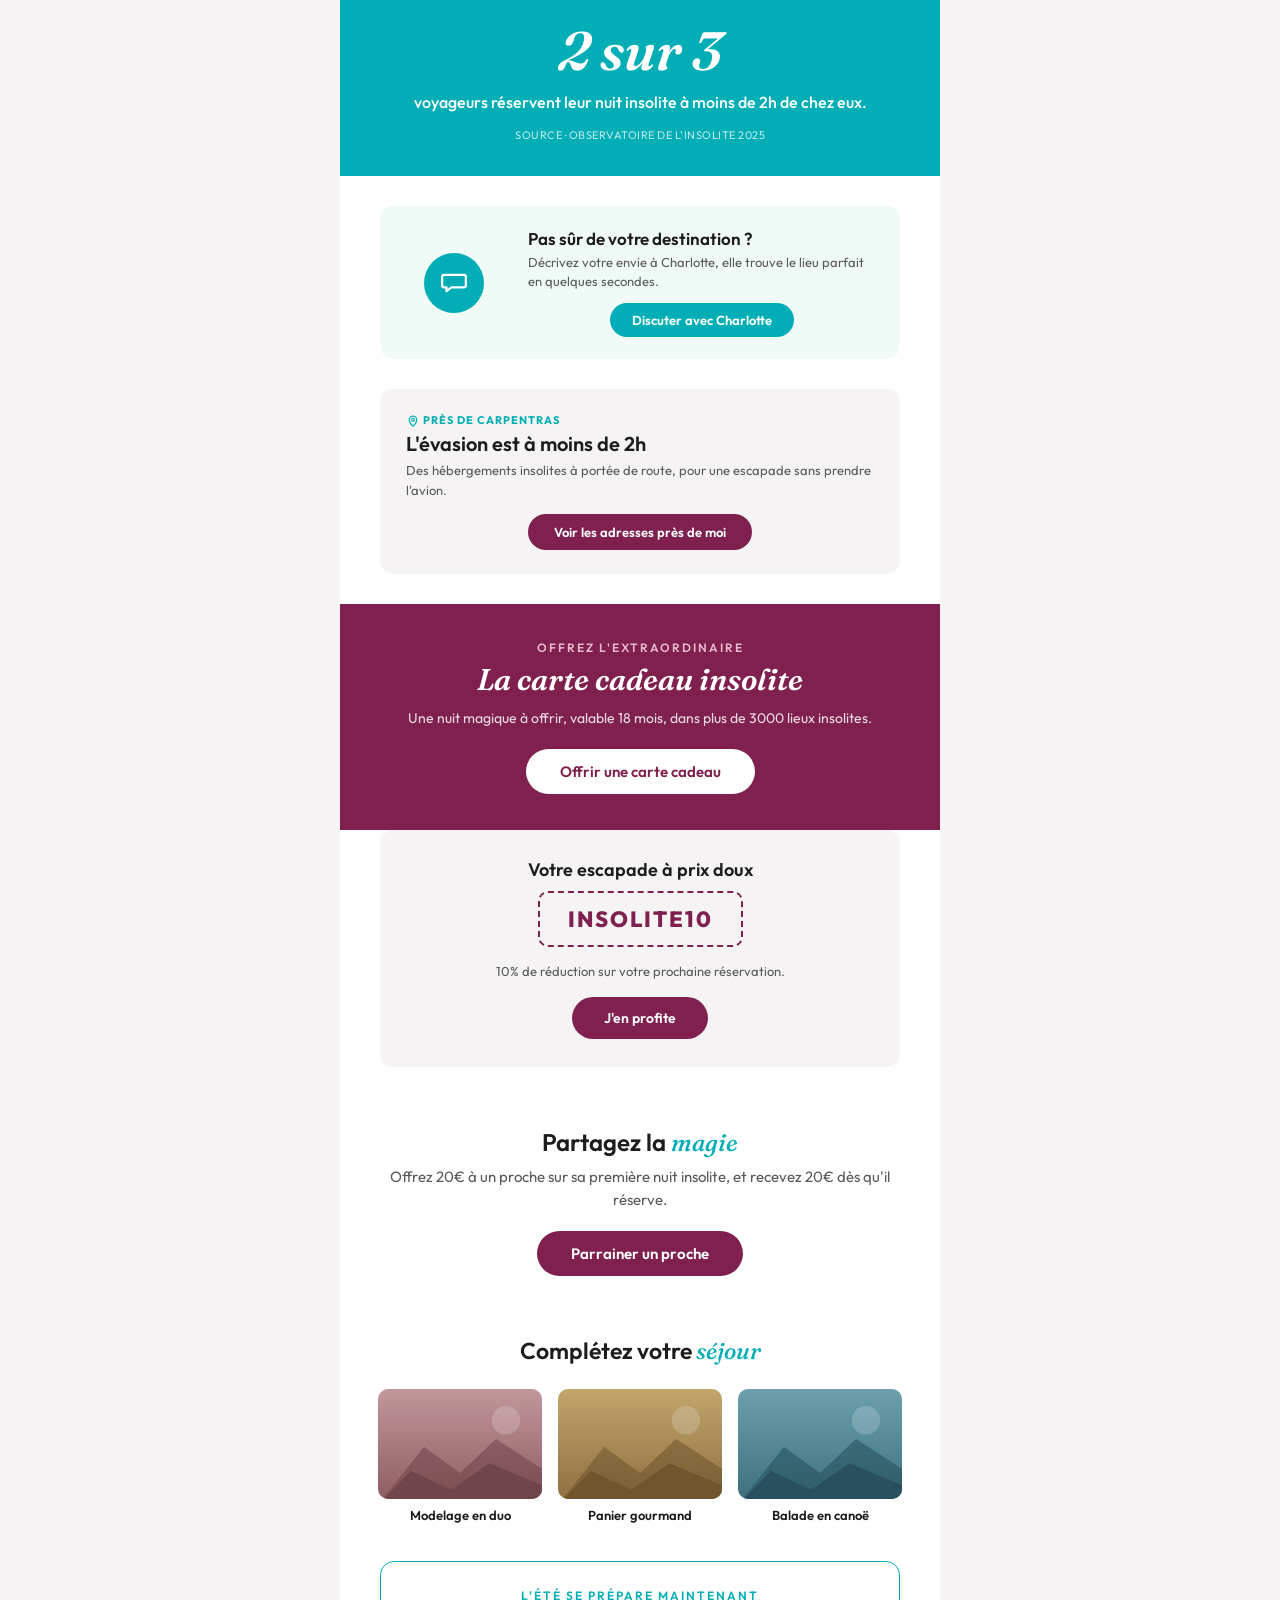
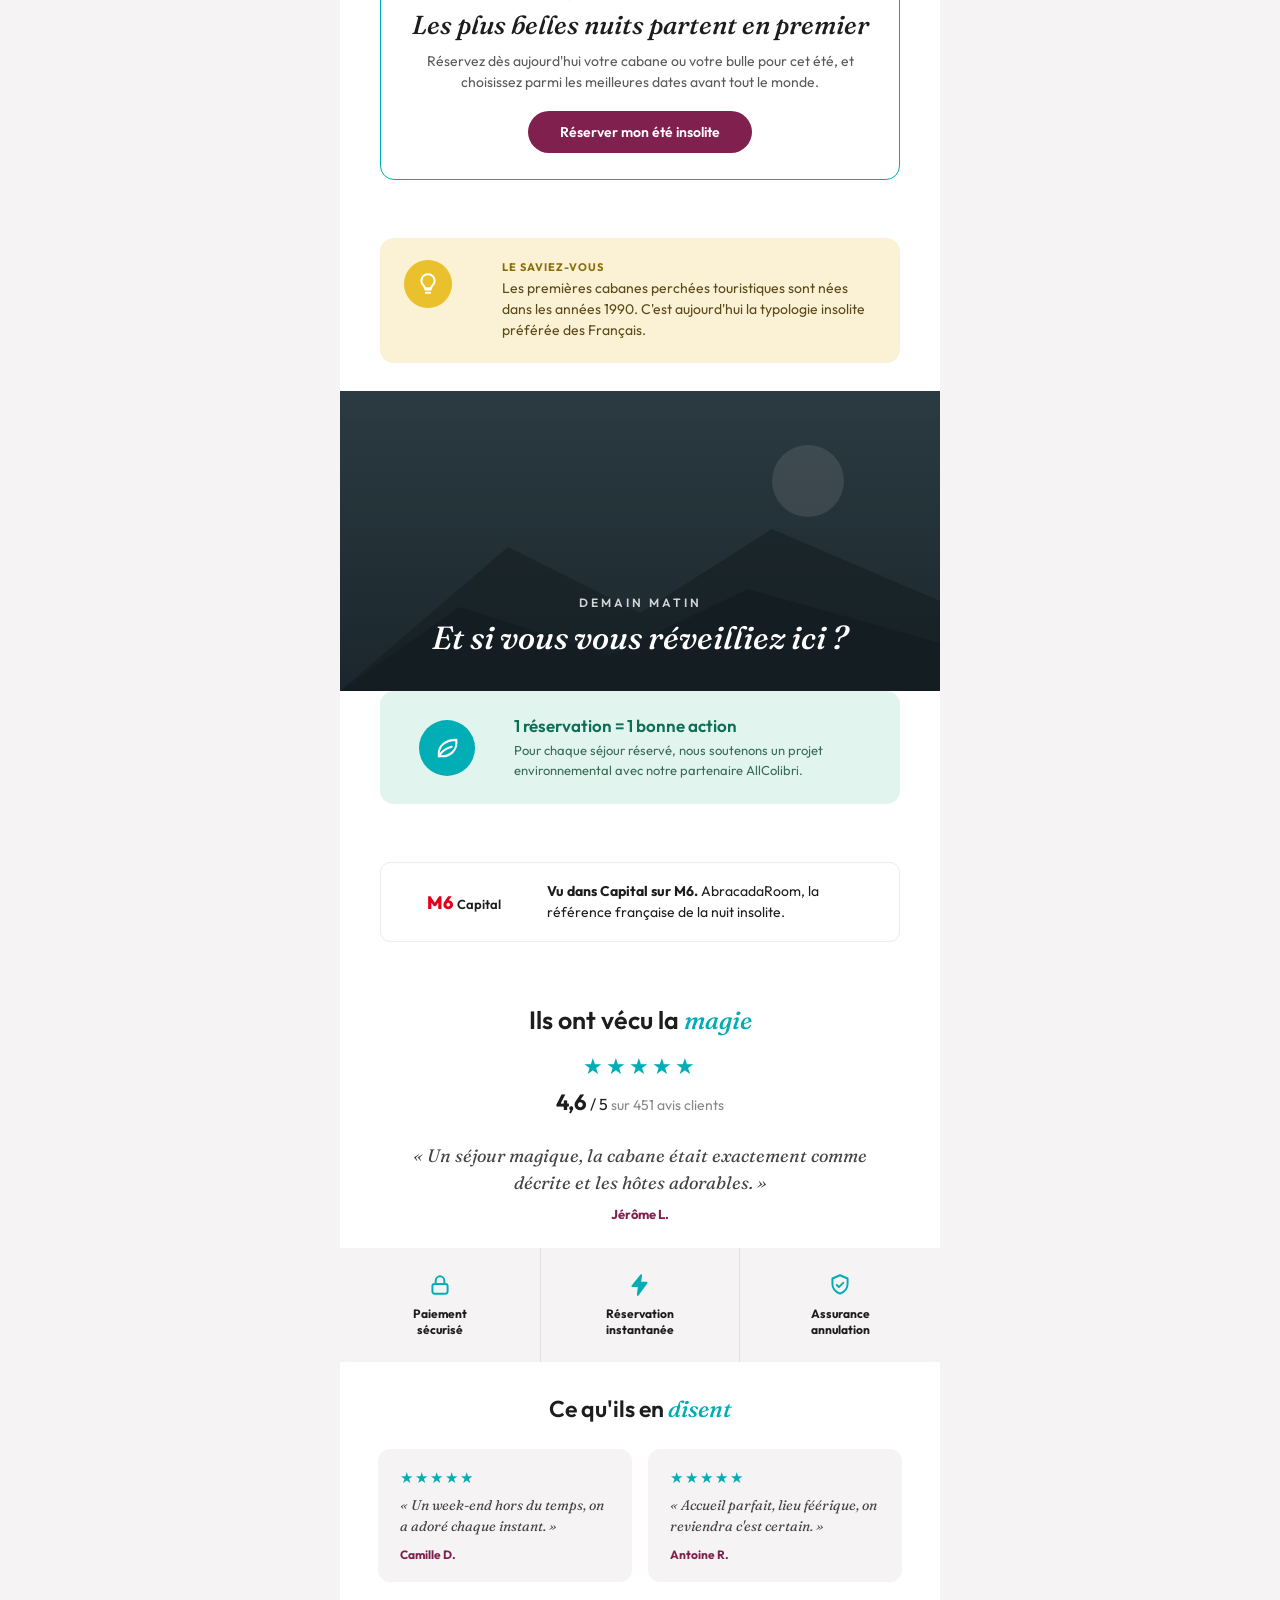
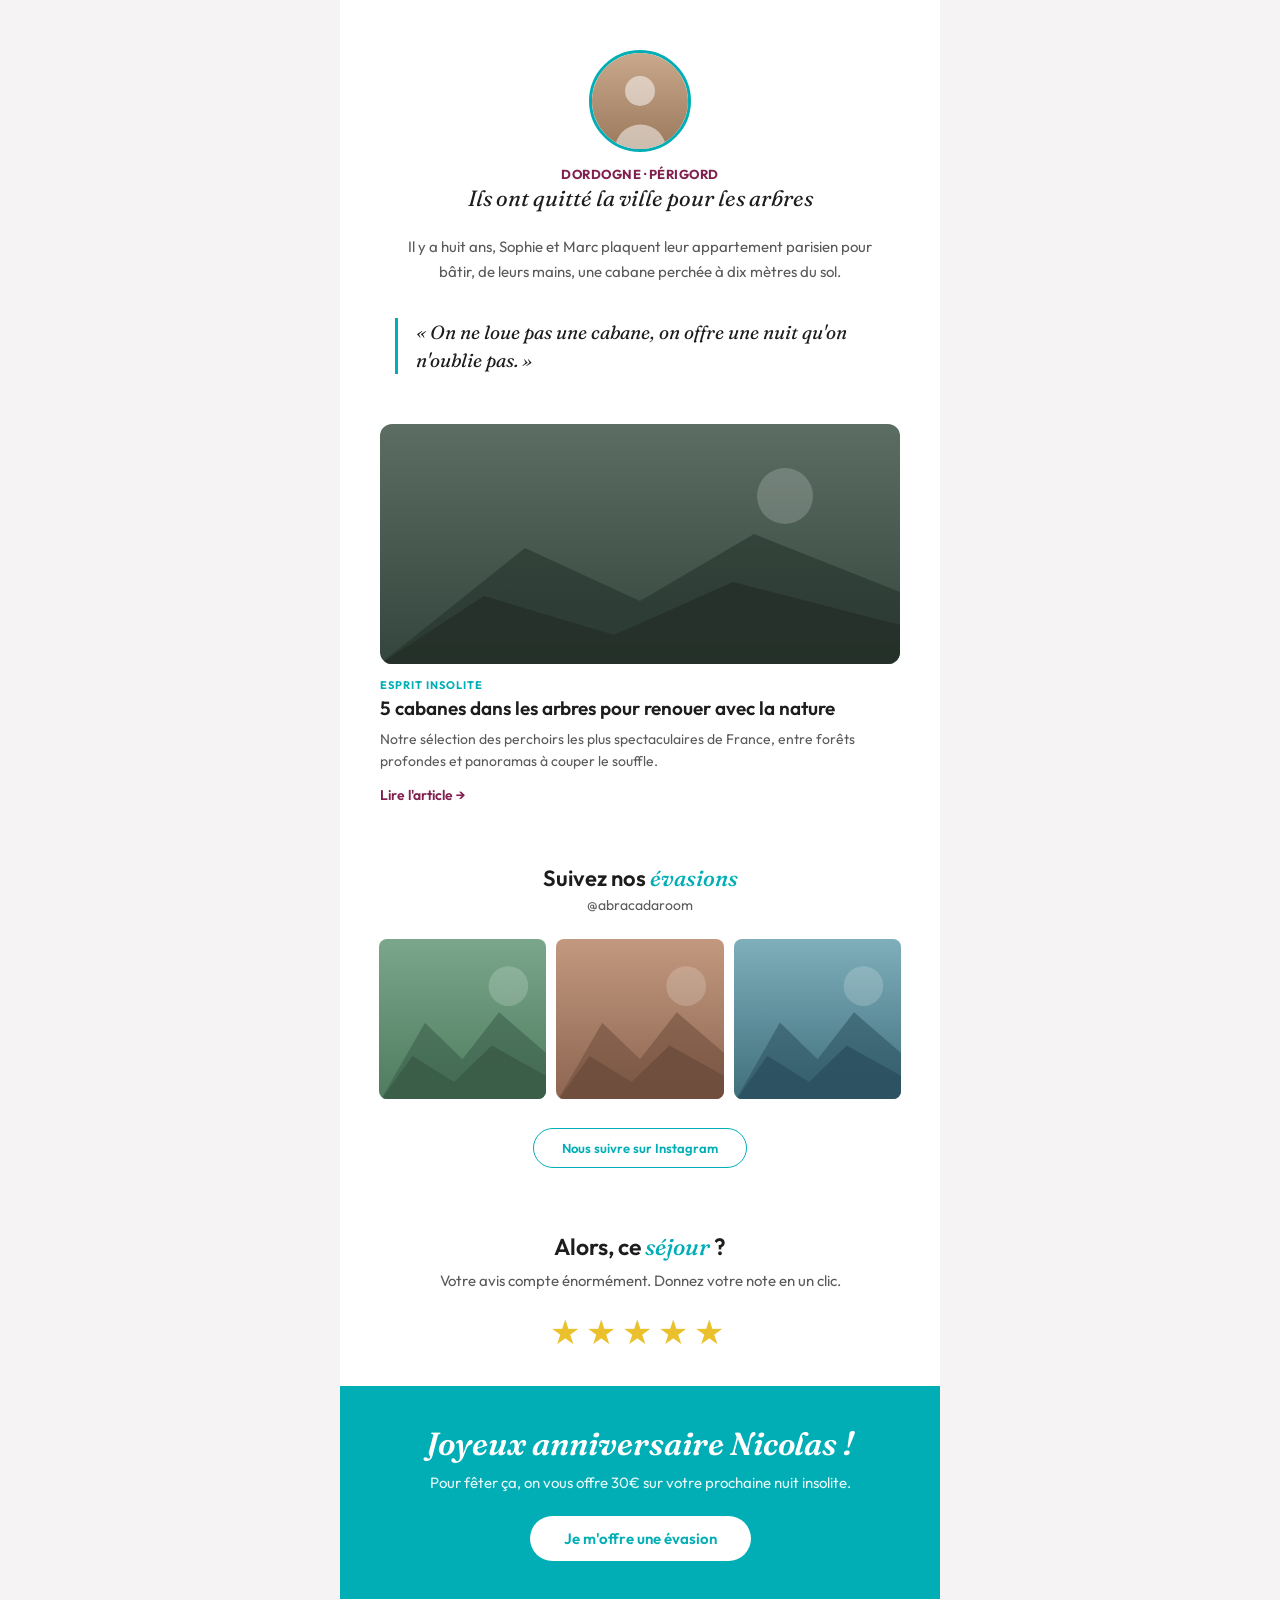
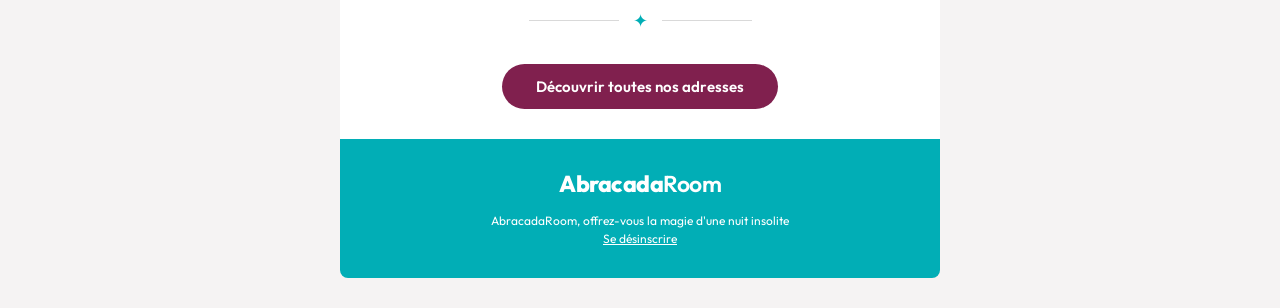
<file: design-system-newsletter/apercu.html>
<!DOCTYPE html>
<html lang="fr">
<head>
<meta charset="utf-8">
<meta name="viewport" content="width=device-width, initial-scale=1">
<title>Aperçu newsletter - tous les blocs - AbracadaRoom</title>
<link rel="preconnect" href="https://fonts.googleapis.com">
<link rel="preconnect" href="https://fonts.gstatic.com" crossorigin>
<link href="https://fonts.googleapis.com/css2?family=Outfit:wght@400;500;600;700;800&family=Fraunces:ital,opsz,wght@1,9..144,400;1,9..144,500;1,9..144,600&display=swap" rel="stylesheet">
<style>
  body{margin:0;padding:0;background:#F5F3F3;-webkit-font-smoothing:antialiased;}
  img{border:0;outline:none;}
  @media only screen and (max-width:600px){
    .duo-col{display:block!important;width:100%!important;padding:0 0 24px 0!important;text-align:center;}
  }
</style>
</head>
<body style="margin:0;padding:0;background:#F5F3F3;">
  <table role="presentation" width="100%" cellpadding="0" cellspacing="0" border="0" style="background:#F5F3F3;">
<tr><td align="center" style="padding:0;"><table role="presentation" width="100%" cellpadding="0" cellspacing="0" border="0" style="background:#F5F3F3;"><tr><td align="center" style="padding:20px 0;"><table role="presentation" width="600" cellpadding="0" cellspacing="0" border="0" style="width:600px;max-width:600px;"><tr><td align="center" style="background:#FFFFFF;padding:26px 0;border-radius:8px 8px 0 0;"><span style="font-family:'Outfit',Arial,sans-serif;font-weight:800;font-size:23px;letter-spacing:-0.5px;color:#1d1d1d;">Abracada<span style="color:#01AEB6;">Room</span></span></td></tr></table></td></tr></table></td></tr>
<tr><td align="center" style="padding:0;"><table role="presentation" width="600" cellpadding="0" cellspacing="0" border="0" align="center" style="width:600px;max-width:600px;background:#FFFFFF;"><tr><td style="padding:0;">
<div style="position:relative;height:310px;background-image:url('[data-uri]');background-size:cover;background-position:center;">
<div style="position:absolute;inset:0;background:rgba(20,28,24,0.42);"></div>
<div style="position:absolute;top:50%;left:0;right:0;transform:translateY(-50%);text-align:center;">
<p style="margin:0;font-family:'Outfit',Arial,sans-serif;font-size:13px;font-weight:700;letter-spacing:4px;text-transform:uppercase;color:#FFFFFF;">Rien que vous deux</p>
<p style="margin:8px 0 0 0;font-family:'Fraunces',Georgia,serif;font-style:italic;font-size:42px;font-weight:600;color:#FFFFFF;">Échappée en amoureux</p>
</div></div></td></tr></table></td></tr>
<tr><td align="center" style="padding:0;"><table role="presentation" width="600" cellpadding="0" cellspacing="0" border="0" align="center" style="width:600px;max-width:600px;background:#FFFFFF;"><tr><td style="padding:30px 50px 18px 50px;" align="center"><p style="margin:0 0 10px 0;font-family:'Outfit',Arial,sans-serif;font-size:24px;font-weight:600;color:#1d1d1d;">Le mot de la <span style="font-family:'Fraunces',Georgia,serif;font-style:italic;font-weight:500;color:#01AEB6;">rédaction</span></p><p style="margin:0;font-family:'Outfit',Arial,sans-serif;font-size:15px;line-height:24px;color:#5a5a5a;">Chaque mois, nous parcourons la France pour dénicher les lieux les plus étonnants où passer la nuit. Voici notre sélection du moment, à vivre les yeux grands ouverts.</p></td></tr></table></td></tr>
<tr><td align="center" style="padding:0;"><table role="presentation" width="600" cellpadding="0" cellspacing="0" border="0" align="center" style="width:600px;max-width:600px;background:#FFFFFF;"><tr><td style="padding:8px 40px 30px 40px;">
<table role="presentation" width="100%" cellpadding="0" cellspacing="0" border="0" style="border:1px solid #ececec;border-radius:14px;">
<tr><td style="padding:0;position:relative;"><img src="[data-uri]" alt="" width="520" style="display:block;width:100%;height:auto;border:0;border-radius:14px 14px 0 0;"><span style="position:absolute;top:16px;left:0;background:#EAC12D;color:#5a4a1a;font-family:'Outfit',Arial,sans-serif;font-size:12px;font-weight:700;letter-spacing:1px;text-transform:uppercase;padding:7px 16px;border-radius:0 6px 6px 0;">Coup de cœur du moment</span></td></tr>
<tr><td style="padding:22px 26px;" align="center"><p style="margin:0 0 4px 0;font-family:'Outfit',Arial,sans-serif;font-size:21px;font-weight:600;color:#1d1d1d;">La Cabane des Étoiles</p><p style="margin:0 0 12px 0;font-family:'Outfit',Arial,sans-serif;font-size:14px;line-height:21px;color:#5a5a5a;">Notre adresse la plus demandée du mois. Jacuzzi privatif, vue sur la vallée et silence absolu.</p><p style="margin:0 0 16px 0;font-family:'Outfit',Arial,sans-serif;font-size:15px;color:#1d1d1d;">À partir de <span style="font-size:24px;font-weight:800;">159€</span> <span style="font-size:13px;color:#888;">/ nuit · 2 personnes</span></p><table role="presentation" cellpadding="0" cellspacing="0" border="0" align="center" style="margin:0 auto;"><tr><td align="center" bgcolor="#80204E" style="border-radius:30px;"><a href="#" style="display:inline-block;padding:13px 34px;font-family:'Outfit',Arial,sans-serif;font-size:15px;font-weight:600;color:#FFFFFF;text-decoration:none;border-radius:30px;">Je réserve cette nuit</a></td></tr></table></td></tr></table></td></tr></table></td></tr>
<tr><td align="center" style="padding:0;"><table role="presentation" width="600" cellpadding="0" cellspacing="0" border="0" align="center" style="width:600px;max-width:600px;background:#FFFFFF;">
<tr><td style="padding:24px 40px 0 40px;"><img src="[data-uri]" alt="" width="520" style="display:block;width:100%;max-width:520px;height:auto;border:0;border-radius:12px;"></td></tr>
<tr><td style="padding:16px 40px 0 40px;"><p style="margin:0 0 1px 0;font-family:'Outfit',Arial,sans-serif;font-size:18px;font-weight:600;color:#1d1d1d;">La Cabane des Étoiles</p><p style="margin:0 0 10px 0;font-family:'Outfit',Arial,sans-serif;font-size:11px;font-weight:bold;letter-spacing:0.5px;color:#80204E;">DORDOGNE · PÉRIGORD</p><p style="margin:0 0 12px 0;font-family:'Outfit',Arial,sans-serif;font-size:14px;line-height:22px;color:#5a5a5a;">Une nuit perchée dans les arbres, jacuzzi privatif et lever de soleil sur la vallée.</p><p style="margin:0 0 18px 0;font-family:'Outfit',Arial,sans-serif;font-size:15px;color:#1d1d1d;">À partir de <span style="font-size:20px;font-weight:bold;">159€</span> <span style="font-size:13px;color:#888;">/ nuit · 2 personnes</span></p></td></tr>
<tr><td style="padding:0 40px 26px 40px;" align="center"><table role="presentation" cellpadding="0" cellspacing="0" border="0" align="center"><tr><td style="padding:0 5px;"><table role="presentation" cellpadding="0" cellspacing="0" border="0" align="center" style="margin:0 auto;"><tr><td align="center" bgcolor="#80204E" style="border-radius:30px;"><a href="#" style="display:inline-block;padding:11px 28px;font-family:'Outfit',Arial,sans-serif;font-size:14px;font-weight:600;color:#FFFFFF;text-decoration:none;border-radius:30px;">Découvrir</a></td></tr></table></td><td style="padding:0 5px;"><table role="presentation" cellpadding="0" cellspacing="0" border="0" align="center" style="margin:0 auto;"><tr><td align="center" bgcolor="#FFFFFF" style="border-radius:30px;border:1.5px solid #80204E;"><a href="#" style="display:inline-block;padding:10px 28px;font-family:'Outfit',Arial,sans-serif;font-size:14px;font-weight:600;color:#80204E;text-decoration:none;border-radius:30px;">Offrir</a></td></tr></table></td></tr></table></td></tr></table></td></tr>
<tr><td align="center" style="padding:0;"><table role="presentation" width="600" cellpadding="0" cellspacing="0" border="0" align="center" style="width:600px;max-width:600px;background:#FFFFFF;">
<tr><td style="padding:32px 40px 22px 40px;" align="center"><p style="margin:0;font-family:'Outfit',Arial,sans-serif;font-size:25px;font-weight:600;color:#1d1d1d;">Nos coups de <span style="font-family:'Fraunces',Georgia,serif;font-style:italic;font-weight:500;color:#01AEB6;">cœur</span></p></td></tr>
<tr><td style="padding:0 30px 32px 30px;"><table role="presentation" width="100%" cellpadding="0" cellspacing="0" border="0"><tr>
<td width="50%" valign="top" class="duo-col" style="padding:0 10px;"><img src="[data-uri]" alt="" width="240" style="display:block;width:100%;max-width:240px;height:auto;border:0;border-radius:12px;"><p style="margin:12px 0 1px 0;font-family:'Outfit',Arial,sans-serif;font-size:16px;font-weight:600;color:#1d1d1d;">La Bulle Étoilée</p><p style="margin:0 0 8px 0;font-family:'Outfit',Arial,sans-serif;font-size:11px;font-weight:bold;letter-spacing:0.5px;color:#80204E;">PROVENCE</p><p style="margin:0 0 12px 0;font-family:'Outfit',Arial,sans-serif;font-size:14px;color:#1d1d1d;">Dès <span style="font-size:17px;font-weight:bold;">119€</span> <span style="font-size:12px;color:#888;">/ nuit</span></p><table role="presentation" cellpadding="0" cellspacing="0" border="0" align="center" style="margin:0 auto;"><tr><td align="center" bgcolor="#80204E" style="border-radius:30px;"><a href="#" style="display:inline-block;padding:9px 24px;font-family:'Outfit',Arial,sans-serif;font-size:13px;font-weight:600;color:#FFFFFF;text-decoration:none;border-radius:30px;">Découvrir</a></td></tr></table></td>
<td width="50%" valign="top" class="duo-col" style="padding:0 10px;"><img src="[data-uri]" alt="" width="240" style="display:block;width:100%;max-width:240px;height:auto;border:0;border-radius:12px;"><p style="margin:12px 0 1px 0;font-family:'Outfit',Arial,sans-serif;font-size:16px;font-weight:600;color:#1d1d1d;">La Roulotte Bohème</p><p style="margin:0 0 8px 0;font-family:'Outfit',Arial,sans-serif;font-size:11px;font-weight:bold;letter-spacing:0.5px;color:#80204E;">ARDÈCHE</p><p style="margin:0 0 12px 0;font-family:'Outfit',Arial,sans-serif;font-size:14px;color:#1d1d1d;">Dès <span style="font-size:17px;font-weight:bold;">89€</span> <span style="font-size:12px;color:#888;">/ nuit</span></p><table role="presentation" cellpadding="0" cellspacing="0" border="0" align="center" style="margin:0 auto;"><tr><td align="center" bgcolor="#80204E" style="border-radius:30px;"><a href="#" style="display:inline-block;padding:9px 24px;font-family:'Outfit',Arial,sans-serif;font-size:13px;font-weight:600;color:#FFFFFF;text-decoration:none;border-radius:30px;">Découvrir</a></td></tr></table></td>
</tr></table></td></tr></table></td></tr>
<tr><td align="center" style="padding:0;"><table role="presentation" width="600" cellpadding="0" cellspacing="0" border="0" align="center" style="width:600px;max-width:600px;background:#FFFFFF;"><tr><td style="padding:8px 40px;"><table role="presentation" width="100%" cellpadding="0" cellspacing="0" border="0"><tr><td width="190" valign="top" style="padding-right:16px;"><img src="[data-uri]" alt="" width="190" style="display:block;width:100%;max-width:190px;height:auto;border:0;border-radius:10px;"></td><td valign="middle"><p style="margin:0 0 2px 0;font-family:'Outfit',Arial,sans-serif;font-size:11px;font-weight:bold;letter-spacing:1px;color:#01AEB6;">CABANE PERCHÉE</p><p style="margin:0 0 3px 0;font-family:'Outfit',Arial,sans-serif;font-size:17px;font-weight:600;color:#1d1d1d;">Le Perchoir du Luberon</p><p style="margin:0 0 8px 0;font-family:'Outfit',Arial,sans-serif;font-size:13px;color:#888;">Gordes · dès <span style="font-weight:bold;color:#1d1d1d;">145€</span> / nuit</p><table role="presentation" cellpadding="0" cellspacing="0" border="0" align="center" style="margin:0 auto;"><tr><td align="center" bgcolor="#80204E" style="border-radius:30px;"><a href="#" style="display:inline-block;padding:7px 20px;font-family:'Outfit',Arial,sans-serif;font-size:12px;font-weight:600;color:#FFFFFF;text-decoration:none;border-radius:30px;">Découvrir</a></td></tr></table></td></tr></table></td></tr></table></td></tr>
<tr><td align="center" style="padding:0;"><table role="presentation" width="600" cellpadding="0" cellspacing="0" border="0" align="center" style="width:600px;max-width:600px;background:#FFFFFF;"><tr><td style="padding:8px 40px;"><table role="presentation" width="100%" cellpadding="0" cellspacing="0" border="0"><tr><td width="190" valign="top" style="padding-right:16px;"><img src="[data-uri]" alt="" width="190" style="display:block;width:100%;max-width:190px;height:auto;border:0;border-radius:10px;"></td><td valign="middle"><p style="margin:0 0 2px 0;font-family:'Outfit',Arial,sans-serif;font-size:11px;font-weight:bold;letter-spacing:1px;color:#01AEB6;">BULLE</p><p style="margin:0 0 3px 0;font-family:'Outfit',Arial,sans-serif;font-size:17px;font-weight:600;color:#1d1d1d;">La Bulle des Cigales</p><p style="margin:0 0 8px 0;font-family:'Outfit',Arial,sans-serif;font-size:13px;color:#888;">Mont Ventoux · dès <span style="font-weight:bold;color:#1d1d1d;">119€</span> / nuit</p><table role="presentation" cellpadding="0" cellspacing="0" border="0" align="center" style="margin:0 auto;"><tr><td align="center" bgcolor="#80204E" style="border-radius:30px;"><a href="#" style="display:inline-block;padding:7px 20px;font-family:'Outfit',Arial,sans-serif;font-size:12px;font-weight:600;color:#FFFFFF;text-decoration:none;border-radius:30px;">Découvrir</a></td></tr></table></td></tr></table></td></tr></table></td></tr>
<tr><td align="center" style="padding:0;"><table role="presentation" width="600" cellpadding="0" cellspacing="0" border="0" align="center" style="width:600px;max-width:600px;background:#FFFFFF;">
<tr><td style="padding:30px 40px 14px 40px;" align="center"><p style="margin:0;font-family:'Outfit',Arial,sans-serif;font-size:23px;font-weight:600;color:#1d1d1d;">Trouvez votre <span style="font-family:'Fraunces',Georgia,serif;font-style:italic;font-weight:500;color:#01AEB6;">style</span></p></td></tr>
<tr><td style="padding:0 30px 30px 30px;"><table role="presentation" width="100%" cellpadding="0" cellspacing="0" border="0"><tr><td width="25%" align="center" style="padding:8px;"><img src="[data-uri]" alt="" width="90" style="display:block;margin:0 auto 8px auto;border:0;border-radius:50%;width:90px;height:90px;object-fit:cover;"><span style="font-family:'Outfit',Arial,sans-serif;font-size:13px;font-weight:600;color:#1d1d1d;">Cabanes</span></td><td width="25%" align="center" style="padding:8px;"><img src="[data-uri]" alt="" width="90" style="display:block;margin:0 auto 8px auto;border:0;border-radius:50%;width:90px;height:90px;object-fit:cover;"><span style="font-family:'Outfit',Arial,sans-serif;font-size:13px;font-weight:600;color:#1d1d1d;">Bulles</span></td><td width="25%" align="center" style="padding:8px;"><img src="[data-uri]" alt="" width="90" style="display:block;margin:0 auto 8px auto;border:0;border-radius:50%;width:90px;height:90px;object-fit:cover;"><span style="font-family:'Outfit',Arial,sans-serif;font-size:13px;font-weight:600;color:#1d1d1d;">Roulottes</span></td><td width="25%" align="center" style="padding:8px;"><img src="[data-uri]" alt="" width="90" style="display:block;margin:0 auto 8px auto;border:0;border-radius:50%;width:90px;height:90px;object-fit:cover;"><span style="font-family:'Outfit',Arial,sans-serif;font-size:13px;font-weight:600;color:#1d1d1d;">Sur l'eau</span></td></tr></table></td></tr></table></td></tr>
<tr><td align="center" style="padding:0;"><table role="presentation" width="600" cellpadding="0" cellspacing="0" border="0" align="center" style="width:600px;max-width:600px;background:#FFFFFF;">
<tr><td style="padding:30px 40px 14px 40px;" align="center"><p style="margin:0;font-family:'Outfit',Arial,sans-serif;font-size:23px;font-weight:600;color:#1d1d1d;">Par <span style="font-family:'Fraunces',Georgia,serif;font-style:italic;font-weight:500;color:#01AEB6;">région</span></p></td></tr>
<tr><td style="padding:0 30px 30px 30px;"><table role="presentation" width="100%" cellpadding="0" cellspacing="0" border="0"><tr><td width="50%" style="padding:8px;position:relative;"><div style="position:relative;border-radius:10px;overflow:hidden;"><img src="[data-uri]" alt="" width="250" style="display:block;width:100%;height:110px;object-fit:cover;border:0;"><div style="position:absolute;inset:0;background:rgba(0,0,0,0.28);"></div><span style="position:absolute;left:0;right:0;top:50%;transform:translateY(-50%);text-align:center;font-family:'Outfit',Arial,sans-serif;font-size:17px;font-weight:700;color:#fff;">Provence</span></div></td><td width="50%" style="padding:8px;position:relative;"><div style="position:relative;border-radius:10px;overflow:hidden;"><img src="[data-uri]" alt="" width="250" style="display:block;width:100%;height:110px;object-fit:cover;border:0;"><div style="position:absolute;inset:0;background:rgba(0,0,0,0.28);"></div><span style="position:absolute;left:0;right:0;top:50%;transform:translateY(-50%);text-align:center;font-family:'Outfit',Arial,sans-serif;font-size:17px;font-weight:700;color:#fff;">Dordogne</span></div></td></tr><tr><td width="50%" style="padding:8px;position:relative;"><div style="position:relative;border-radius:10px;overflow:hidden;"><img src="[data-uri]" alt="" width="250" style="display:block;width:100%;height:110px;object-fit:cover;border:0;"><div style="position:absolute;inset:0;background:rgba(0,0,0,0.28);"></div><span style="position:absolute;left:0;right:0;top:50%;transform:translateY(-50%);text-align:center;font-family:'Outfit',Arial,sans-serif;font-size:17px;font-weight:700;color:#fff;">Bretagne</span></div></td><td width="50%" style="padding:8px;position:relative;"><div style="position:relative;border-radius:10px;overflow:hidden;"><img src="[data-uri]" alt="" width="250" style="display:block;width:100%;height:110px;object-fit:cover;border:0;"><div style="position:absolute;inset:0;background:rgba(0,0,0,0.28);"></div><span style="position:absolute;left:0;right:0;top:50%;transform:translateY(-50%);text-align:center;font-family:'Outfit',Arial,sans-serif;font-size:17px;font-weight:700;color:#fff;">Auvergne</span></div></td></tr></table></td></tr></table></td></tr>
<tr><td align="center" style="padding:0;"><table role="presentation" width="600" cellpadding="0" cellspacing="0" border="0" align="center" style="width:600px;max-width:600px;background:#FFFFFF;">
<tr><td style="padding:32px 40px 6px 40px;" align="center"><p style="margin:0;font-family:'Outfit',Arial,sans-serif;font-size:25px;font-weight:600;color:#1d1d1d;">Les petits <span style="font-family:'Fraunces',Georgia,serif;font-style:italic;font-weight:500;color:#01AEB6;">plus</span> de votre séjour</p></td></tr>
<tr><td style="padding:22px 40px 34px 40px;"><table role="presentation" width="100%" cellpadding="0" cellspacing="0" border="0"><tr><td width="50%" style="padding:7px;"><table role="presentation" width="100%" cellpadding="0" cellspacing="0" border="0" bgcolor="#E1F5EE" style="border-radius:30px;"><tr><td align="center" style="padding:12px 14px;font-family:'Outfit',Arial,sans-serif;font-size:14px;font-weight:bold;color:#0F6E56;"><svg xmlns="http://www.w3.org/2000/svg" width="15" height="15" viewBox="0 0 24 24" fill="none" stroke="#0F6E56" stroke-width="2" stroke-linecap="round" stroke-linejoin="round" style="vertical-align:middle;color:#0F6E56;"><path d="M12 3.5c3.6 4.6 5.5 7.5 5.5 10.5a5.5 5.5 0 0 1-11 0c0-3 1.9-5.9 5.5-10.5z"/></svg> Spa privatif</td></tr></table></td><td width="50%" style="padding:7px;"><table role="presentation" width="100%" cellpadding="0" cellspacing="0" border="0" bgcolor="#F7E9EF" style="border-radius:30px;"><tr><td align="center" style="padding:12px 14px;font-family:'Outfit',Arial,sans-serif;font-size:14px;font-weight:bold;color:#80204E;"><svg xmlns="http://www.w3.org/2000/svg" width="15" height="15" viewBox="0 0 24 24" fill="none" stroke="#80204E" stroke-width="2" stroke-linecap="round" stroke-linejoin="round" style="vertical-align:middle;color:#80204E;"><path d="M4 8.5h12v3.5a4 4 0 0 1-4 4H8a4 4 0 0 1-4-4z"/><path d="M16 9.5h2a2 2 0 0 1 0 4h-2"/><path d="M7 3v2M10 3v2M13 3v2"/></svg> Petit-déjeuner inclus</td></tr></table></td></tr><tr><td width="50%" style="padding:7px;"><table role="presentation" width="100%" cellpadding="0" cellspacing="0" border="0" bgcolor="#FBF1D5" style="border-radius:30px;"><tr><td align="center" style="padding:12px 14px;font-family:'Outfit',Arial,sans-serif;font-size:14px;font-weight:bold;color:#8a6d0c;"><svg xmlns="http://www.w3.org/2000/svg" width="15" height="15" viewBox="0 0 24 24" fill="none" stroke="#8a6d0c" stroke-width="2" stroke-linecap="round" stroke-linejoin="round" style="vertical-align:middle;color:#8a6d0c;"><path d="M3 19l5.5-9.5L12 15l2.5-4L21 19z"/></svg> Vue exceptionnelle</td></tr></table></td><td width="50%" style="padding:7px;"><table role="presentation" width="100%" cellpadding="0" cellspacing="0" border="0" bgcolor="#E1F5EE" style="border-radius:30px;"><tr><td align="center" style="padding:12px 14px;font-family:'Outfit',Arial,sans-serif;font-size:14px;font-weight:bold;color:#0F6E56;"><svg xmlns="http://www.w3.org/2000/svg" width="15" height="15" viewBox="0 0 24 24" fill="none" stroke="#0F6E56" stroke-width="2" stroke-linecap="round" stroke-linejoin="round" style="vertical-align:middle;color:#0F6E56;"><path d="M12 3l5 8h-3l4 6H6l4-6H7z"/><path d="M12 17v4"/></svg> En pleine nature</td></tr></table></td></tr></table></td></tr></table></td></tr>
<tr><td align="center" style="padding:0;"><table role="presentation" width="600" cellpadding="0" cellspacing="0" border="0" align="center" style="width:600px;max-width:600px;"><tr><td style="background:#01AEB6;padding:34px 40px;" align="center"><p style="margin:0;font-family:'Fraunces',Georgia,serif;font-style:italic;font-size:54px;font-weight:600;color:#FFFFFF;line-height:1;">2 sur 3</p><p style="margin:12px 0 0 0;font-family:'Outfit',Arial,sans-serif;font-size:16px;line-height:24px;color:#FFFFFF;font-weight:500;">voyageurs réservent leur nuit insolite à moins de 2h de chez eux.</p><p style="margin:14px 0 0 0;font-family:'Outfit',Arial,sans-serif;font-size:11px;letter-spacing:0.5px;color:rgba(255,255,255,0.75);">SOURCE · OBSERVATOIRE DE L'INSOLITE 2025</p></td></tr></table></td></tr>
<tr><td align="center" style="padding:0;"><table role="presentation" width="600" cellpadding="0" cellspacing="0" border="0" align="center" style="width:600px;max-width:600px;background:#FFFFFF;"><tr><td style="padding:30px 40px;"><table role="presentation" width="100%" cellpadding="0" cellspacing="0" border="0" bgcolor="#F0FBF8" style="border-radius:14px;"><tr><td width="100" valign="middle" align="center" style="padding:22px 0 22px 24px;"><div style="width:60px;height:60px;border-radius:50%;background:#01AEB6;display:inline-flex;align-items:center;justify-content:center;"><svg xmlns="http://www.w3.org/2000/svg" width="30" height="30" viewBox="0 0 24 24" fill="none" stroke="#FFFFFF" stroke-width="1.8" stroke-linecap="round" stroke-linejoin="round" style="vertical-align:middle;color:#FFFFFF;"><path d="M4 5.5h16a1.5 1.5 0 0 1 1.5 1.5v7A1.5 1.5 0 0 1 20 15.5H10l-4 3v-3H4A1.5 1.5 0 0 1 2.5 14V7A1.5 1.5 0 0 1 4 5.5z"/></svg></div></td><td valign="middle" style="padding:22px 24px;"><p style="margin:0 0 4px 0;font-family:'Outfit',Arial,sans-serif;font-size:17px;font-weight:600;color:#1d1d1d;">Pas sûr de votre destination ?</p><p style="margin:0 0 12px 0;font-family:'Outfit',Arial,sans-serif;font-size:13px;line-height:19px;color:#5a5a5a;">Décrivez votre envie à Charlotte, elle trouve le lieu parfait en quelques secondes.</p><table role="presentation" cellpadding="0" cellspacing="0" border="0" align="center" style="margin:0 auto;"><tr><td align="center" bgcolor="#01AEB6" style="border-radius:30px;"><a href="#" style="display:inline-block;padding:9px 22px;font-family:'Outfit',Arial,sans-serif;font-size:13px;font-weight:600;color:#FFFFFF;text-decoration:none;border-radius:30px;">Discuter avec Charlotte</a></td></tr></table></td></tr></table></td></tr></table></td></tr>
<tr><td align="center" style="padding:0;"><table role="presentation" width="600" cellpadding="0" cellspacing="0" border="0" align="center" style="width:600px;max-width:600px;background:#FFFFFF;"><tr><td style="padding:0 40px 30px 40px;"><table role="presentation" width="100%" cellpadding="0" cellspacing="0" border="0" bgcolor="#F5F3F3" style="border-radius:14px;"><tr><td style="padding:24px 26px;"><p style="margin:0 0 3px 0;font-family:'Outfit',Arial,sans-serif;font-size:11px;font-weight:bold;letter-spacing:1px;color:#01AEB6;"><svg xmlns="http://www.w3.org/2000/svg" width="14" height="14" viewBox="0 0 24 24" fill="none" stroke="#01AEB6" stroke-width="2" stroke-linecap="round" stroke-linejoin="round" style="vertical-align:middle;color:#01AEB6;"><path d="M12 21s6.5-5.5 6.5-11a6.5 6.5 0 0 0-13 0C5.5 15.5 12 21 12 21z"/><circle cx="12" cy="10" r="2.4"/></svg> PRÈS DE CARPENTRAS</p><p style="margin:0 0 4px 0;font-family:'Outfit',Arial,sans-serif;font-size:20px;font-weight:600;color:#1d1d1d;">L'évasion est à moins de 2h</p><p style="margin:0 0 14px 0;font-family:'Outfit',Arial,sans-serif;font-size:13px;line-height:20px;color:#5a5a5a;">Des hébergements insolites à portée de route, pour une escapade sans prendre l'avion.</p><table role="presentation" cellpadding="0" cellspacing="0" border="0" align="center" style="margin:0 auto;"><tr><td align="center" bgcolor="#80204E" style="border-radius:30px;"><a href="#" style="display:inline-block;padding:10px 26px;font-family:'Outfit',Arial,sans-serif;font-size:13px;font-weight:600;color:#FFFFFF;text-decoration:none;border-radius:30px;">Voir les adresses près de moi</a></td></tr></table></td></tr></table></td></tr></table></td></tr>
<tr><td align="center" style="padding:0;"><table role="presentation" width="600" cellpadding="0" cellspacing="0" border="0" align="center" style="width:600px;max-width:600px;"><tr><td style="background:#80204E;padding:36px 40px;" align="center"><p style="margin:0 0 6px 0;font-family:'Outfit',Arial,sans-serif;font-size:12px;font-weight:600;letter-spacing:2px;color:#E7B8CC;">OFFREZ L'EXTRAORDINAIRE</p><p style="margin:0 0 10px 0;font-family:'Fraunces',Georgia,serif;font-style:italic;font-size:30px;font-weight:600;color:#FFFFFF;">La carte cadeau insolite</p><p style="margin:0 0 20px 0;font-family:'Outfit',Arial,sans-serif;font-size:14px;line-height:21px;color:rgba(255,255,255,0.85);">Une nuit magique à offrir, valable 18 mois, dans plus de 3000 lieux insolites.</p><table role="presentation" cellpadding="0" cellspacing="0" border="0" align="center" style="margin:0 auto;"><tr><td align="center" bgcolor="#FFFFFF" style="border-radius:30px;"><a href="#" style="display:inline-block;padding:13px 34px;font-family:'Outfit',Arial,sans-serif;font-size:15px;font-weight:600;color:#80204E;text-decoration:none;border-radius:30px;">Offrir une carte cadeau</a></td></tr></table></td></tr></table></td></tr>
<tr><td align="center" style="padding:0;"><table role="presentation" width="600" cellpadding="0" cellspacing="0" border="0" align="center" style="width:600px;max-width:600px;background:#FFFFFF;"><tr><td style="padding:0 40px 30px 40px;"><table role="presentation" width="100%" cellpadding="0" cellspacing="0" border="0" bgcolor="#F5F3F3" style="border-radius:14px;"><tr><td style="padding:28px 30px;" align="center"><p style="margin:0 0 10px 0;font-family:'Outfit',Arial,sans-serif;font-size:18px;font-weight:600;color:#1d1d1d;">Votre escapade à prix doux</p><table role="presentation" cellpadding="0" cellspacing="0" border="0" align="center" style="margin:0 auto 16px auto;"><tr><td align="center" style="border:2px dashed #80204E;border-radius:10px;padding:12px 28px;font-family:'Outfit',Arial,sans-serif;font-size:22px;font-weight:800;letter-spacing:2px;color:#80204E;">INSOLITE10</td></tr></table><p style="margin:0 0 18px 0;font-family:'Outfit',Arial,sans-serif;font-size:13px;color:#5a5a5a;">10% de réduction sur votre prochaine réservation.</p><table role="presentation" cellpadding="0" cellspacing="0" border="0" align="center" style="margin:0 auto;"><tr><td align="center" bgcolor="#80204E" style="border-radius:30px;"><a href="#" style="display:inline-block;padding:12px 32px;font-family:'Outfit',Arial,sans-serif;font-size:14px;font-weight:600;color:#FFFFFF;text-decoration:none;border-radius:30px;">J'en profite</a></td></tr></table></td></tr></table></td></tr></table></td></tr>
<tr><td align="center" style="padding:0;"><table role="presentation" width="600" cellpadding="0" cellspacing="0" border="0" align="center" style="width:600px;max-width:600px;background:#FFFFFF;"><tr><td style="padding:30px 40px;" align="center"><p style="margin:0 0 8px 0;font-family:'Outfit',Arial,sans-serif;font-size:24px;font-weight:600;color:#1d1d1d;">Partagez la <span style="font-family:'Fraunces',Georgia,serif;font-style:italic;font-weight:500;color:#01AEB6;">magie</span></p><p style="margin:0 0 20px 0;font-family:'Outfit',Arial,sans-serif;font-size:15px;line-height:23px;color:#5a5a5a;">Offrez 20€ à un proche sur sa première nuit insolite, et recevez 20€ dès qu'il réserve.</p><table role="presentation" cellpadding="0" cellspacing="0" border="0" align="center" style="margin:0 auto;"><tr><td align="center" bgcolor="#80204E" style="border-radius:30px;"><a href="#" style="display:inline-block;padding:13px 34px;font-family:'Outfit',Arial,sans-serif;font-size:15px;font-weight:600;color:#FFFFFF;text-decoration:none;border-radius:30px;">Parrainer un proche</a></td></tr></table></td></tr></table></td></tr>
<tr><td align="center" style="padding:0;"><table role="presentation" width="600" cellpadding="0" cellspacing="0" border="0" align="center" style="width:600px;max-width:600px;background:#FFFFFF;">
<tr><td style="padding:30px 40px 16px 40px;" align="center"><p style="margin:0;font-family:'Outfit',Arial,sans-serif;font-size:23px;font-weight:600;color:#1d1d1d;">Complétez votre <span style="font-family:'Fraunces',Georgia,serif;font-style:italic;font-weight:500;color:#01AEB6;">séjour</span></p></td></tr>
<tr><td style="padding:0 30px 30px 30px;"><table role="presentation" width="100%" cellpadding="0" cellspacing="0" border="0"><tr><td width="33%" valign="top" align="center" style="padding:8px;"><img src="[data-uri]" alt="" width="150" style="display:block;width:100%;height:110px;object-fit:cover;border:0;border-radius:10px;margin-bottom:8px;"><p style="margin:0;font-family:'Outfit',Arial,sans-serif;font-size:13px;font-weight:600;color:#1d1d1d;">Modelage en duo</p></td><td width="33%" valign="top" align="center" style="padding:8px;"><img src="[data-uri]" alt="" width="150" style="display:block;width:100%;height:110px;object-fit:cover;border:0;border-radius:10px;margin-bottom:8px;"><p style="margin:0;font-family:'Outfit',Arial,sans-serif;font-size:13px;font-weight:600;color:#1d1d1d;">Panier gourmand</p></td><td width="33%" valign="top" align="center" style="padding:8px;"><img src="[data-uri]" alt="" width="150" style="display:block;width:100%;height:110px;object-fit:cover;border:0;border-radius:10px;margin-bottom:8px;"><p style="margin:0;font-family:'Outfit',Arial,sans-serif;font-size:13px;font-weight:600;color:#1d1d1d;">Balade en canoë</p></td></tr></table></td></tr></table></td></tr>
<tr><td align="center" style="padding:0;"><table role="presentation" width="600" cellpadding="0" cellspacing="0" border="0" align="center" style="width:600px;max-width:600px;background:#FFFFFF;"><tr><td style="padding:0 40px 30px 40px;"><table role="presentation" width="100%" cellpadding="0" cellspacing="0" border="0" style="border:1.5px solid #01AEB6;border-radius:14px;"><tr><td style="padding:26px 30px;" align="center"><p style="margin:0 0 6px 0;font-family:'Outfit',Arial,sans-serif;font-size:12px;font-weight:600;letter-spacing:2px;color:#01AEB6;">L'ÉTÉ SE PRÉPARE MAINTENANT</p><p style="margin:0 0 10px 0;font-family:'Fraunces',Georgia,serif;font-style:italic;font-size:26px;font-weight:500;color:#1d1d1d;">Les plus belles nuits partent en premier</p><p style="margin:0 0 18px 0;font-family:'Outfit',Arial,sans-serif;font-size:14px;line-height:21px;color:#5a5a5a;">Réservez dès aujourd'hui votre cabane ou votre bulle pour cet été, et choisissez parmi les meilleures dates avant tout le monde.</p><table role="presentation" cellpadding="0" cellspacing="0" border="0" align="center" style="margin:0 auto;"><tr><td align="center" bgcolor="#80204E" style="border-radius:30px;"><a href="#" style="display:inline-block;padding:12px 32px;font-family:'Outfit',Arial,sans-serif;font-size:14px;font-weight:600;color:#FFFFFF;text-decoration:none;border-radius:30px;">Réserver mon été insolite</a></td></tr></table></td></tr></table></td></tr></table></td></tr>
<tr><td align="center" style="padding:0;"><table role="presentation" width="600" cellpadding="0" cellspacing="0" border="0" align="center" style="width:600px;max-width:600px;background:#FFFFFF;"><tr><td style="padding:28px 40px;"><table role="presentation" width="100%" cellpadding="0" cellspacing="0" border="0" bgcolor="#FBF1D5" style="border-radius:14px;"><tr><td width="74" valign="top" style="padding:22px 0 22px 24px;"><div style="width:48px;height:48px;border-radius:50%;background:#EAC12D;display:inline-flex;align-items:center;justify-content:center;"><svg xmlns="http://www.w3.org/2000/svg" width="26" height="26" viewBox="0 0 24 24" fill="none" stroke="#FFFFFF" stroke-width="1.8" stroke-linecap="round" stroke-linejoin="round" style="vertical-align:middle;color:#FFFFFF;"><path d="M9.5 17h5"/><path d="M10 20h4"/><path d="M12 3a6 6 0 0 1 4 10.5c-.7.8-1 1.6-1 2.5H9c0-.9-.3-1.7-1-2.5A6 6 0 0 1 12 3z"/></svg></div></td><td valign="middle" style="padding:22px 24px;"><p style="margin:0 0 4px 0;font-family:'Outfit',Arial,sans-serif;font-size:11px;font-weight:bold;letter-spacing:1px;color:#8a6d0c;">LE SAVIEZ-VOUS</p><p style="margin:0;font-family:'Outfit',Arial,sans-serif;font-size:14px;line-height:21px;color:#5a4a1a;">Les premières cabanes perchées touristiques sont nées dans les années 1990. C'est aujourd'hui la typologie insolite préférée des Français.</p></td></tr></table></td></tr></table></td></tr>
<tr><td align="center" style="padding:0;"><table role="presentation" width="600" cellpadding="0" cellspacing="0" border="0" align="center" style="width:600px;max-width:600px;background:#FFFFFF;"><tr><td style="padding:0;"><div style="position:relative;height:300px;background-image:url('[data-uri]');background-size:cover;background-position:center;"><div style="position:absolute;inset:0;background:rgba(15,25,30,0.4);"></div><div style="position:absolute;bottom:34px;left:0;right:0;text-align:center;"><p style="margin:0;font-family:'Outfit',Arial,sans-serif;font-size:12px;font-weight:600;letter-spacing:3px;text-transform:uppercase;color:rgba(255,255,255,0.8);">Demain matin</p><p style="margin:8px 24px 0 24px;font-family:'Fraunces',Georgia,serif;font-style:italic;font-size:32px;font-weight:500;color:#FFFFFF;">Et si vous vous réveilliez ici ?</p></div></div></td></tr></table></td></tr>
<tr><td align="center" style="padding:0;"><table role="presentation" width="600" cellpadding="0" cellspacing="0" border="0" align="center" style="width:600px;max-width:600px;background:#FFFFFF;"><tr><td style="padding:0 40px 30px 40px;"><table role="presentation" width="100%" cellpadding="0" cellspacing="0" border="0" bgcolor="#E1F5EE" style="border-radius:14px;"><tr><td width="86" valign="middle" align="center" style="padding:24px 0 24px 24px;"><div style="width:56px;height:56px;border-radius:50%;background:#01AEB6;display:inline-flex;align-items:center;justify-content:center;"><svg xmlns="http://www.w3.org/2000/svg" width="28" height="28" viewBox="0 0 24 24" fill="none" stroke="#FFFFFF" stroke-width="1.8" stroke-linecap="round" stroke-linejoin="round" style="vertical-align:middle;color:#FFFFFF;"><path d="M5 19c-1-9 6-14 15-14 1 9-5 15-15 14z"/><path d="M5 19c3-5 7-7 11-8"/></svg></div></td><td valign="middle" style="padding:24px;"><p style="margin:0 0 4px 0;font-family:'Outfit',Arial,sans-serif;font-size:17px;font-weight:600;color:#0F6E56;">1 réservation = 1 bonne action</p><p style="margin:0;font-family:'Outfit',Arial,sans-serif;font-size:13px;line-height:20px;color:#3a6b58;">Pour chaque séjour réservé, nous soutenons un projet environnemental avec notre partenaire AllColibri.</p></td></tr></table></td></tr></table></td></tr>
<tr><td align="center" style="padding:0;"><table role="presentation" width="600" cellpadding="0" cellspacing="0" border="0" align="center" style="width:600px;max-width:600px;background:#FFFFFF;"><tr><td style="padding:28px 40px;"><table role="presentation" width="100%" cellpadding="0" cellspacing="0" border="0" style="border:1px solid #ececec;border-radius:10px;"><tr><td width="130" valign="middle" align="center" style="padding:18px;"><span style="font-family:'Outfit',Arial,sans-serif;font-weight:800;font-size:18px;color:#E2001A;">M6</span> <span style="font-family:'Outfit',Arial,sans-serif;font-weight:600;font-size:13px;color:#1d1d1d;">Capital</span></td><td valign="middle" style="padding:18px 18px 18px 0;"><p style="margin:0;font-family:'Outfit',Arial,sans-serif;font-size:14px;line-height:21px;color:#1d1d1d;"><span style="font-weight:bold;">Vu dans Capital sur M6.</span> AbracadaRoom, la référence française de la nuit insolite.</p></td></tr></table></td></tr></table></td></tr>
<tr><td align="center" style="padding:0;"><table role="presentation" width="600" cellpadding="0" cellspacing="0" border="0" align="center" style="width:600px;max-width:600px;background:#FFFFFF;">
<tr><td style="padding:34px 40px 0 40px;" align="center"><p style="margin:0 0 18px 0;font-family:'Outfit',Arial,sans-serif;font-size:25px;font-weight:600;color:#1d1d1d;">Ils ont vécu la <span style="font-family:'Fraunces',Georgia,serif;font-style:italic;font-weight:500;color:#01AEB6;">magie</span></p></td></tr>
<tr><td style="padding:0 40px 8px 40px;" align="center"><p style="margin:0;"><span style="color:#01AEB6;font-size:22px;letter-spacing:3px;">★★★★★</span></p><p style="margin:8px 0 0 0;font-family:'Outfit',Arial,sans-serif;font-size:16px;color:#1d1d1d;"><span style="font-size:22px;font-weight:bold;">4,6</span> / 5 <span style="color:#888;font-size:14px;">sur 451 avis clients</span></p></td></tr>
<tr><td style="padding:18px 55px 26px 55px;" align="center"><p style="margin:0;font-family:'Fraunces',Georgia,serif;font-style:italic;font-size:18px;line-height:27px;color:#444;">« Un séjour magique, la cabane était exactement comme décrite et les hôtes adorables. »</p><p style="margin:10px 0 0 0;font-family:'Outfit',Arial,sans-serif;font-size:13px;font-weight:bold;color:#80204E;">Jérôme L.</p></td></tr>
<tr><td style="background:#F5F3F3;padding:0;"><table role="presentation" width="100%" cellpadding="0" cellspacing="0" border="0"><tr><td width="33%" align="center" style="padding:24px 10px;"><svg xmlns="http://www.w3.org/2000/svg" width="26" height="26" viewBox="0 0 24 24" fill="none" stroke="#01AEB6" stroke-width="1.8" stroke-linecap="round" stroke-linejoin="round" style="vertical-align:middle;color:#01AEB6;"><rect x="5" y="11" width="14" height="9" rx="2"/><path d="M8 11V8a4 4 0 0 1 8 0v3"/></svg><p style="margin:8px 0 0 0;font-family:'Outfit',Arial,sans-serif;font-size:12px;font-weight:bold;color:#1d1d1d;line-height:16px;">Paiement<br>sécurisé</p></td><td width="33%" align="center" style="padding:24px 10px;border-left:1px solid #e2e0da;border-right:1px solid #e2e0da;"><svg xmlns="http://www.w3.org/2000/svg" width="26" height="26" viewBox="0 0 24 24" fill="currentColor" stroke="#01AEB6" stroke-width="1.8" stroke-linecap="round" stroke-linejoin="round" style="vertical-align:middle;color:#01AEB6;"><path d="M13 3 5 13h6l-1 8 8-11h-6z"/></svg><p style="margin:8px 0 0 0;font-family:'Outfit',Arial,sans-serif;font-size:12px;font-weight:bold;color:#1d1d1d;line-height:16px;">Réservation<br>instantanée</p></td><td width="33%" align="center" style="padding:24px 10px;"><svg xmlns="http://www.w3.org/2000/svg" width="26" height="26" viewBox="0 0 24 24" fill="none" stroke="#01AEB6" stroke-width="1.8" stroke-linecap="round" stroke-linejoin="round" style="vertical-align:middle;color:#01AEB6;"><path d="M12 3l7 3v5c0 4.2-3 7.4-7 9-4-1.6-7-4.8-7-9V6z"/><path d="M9 12l2 2 4-4"/></svg><p style="margin:8px 0 0 0;font-family:'Outfit',Arial,sans-serif;font-size:12px;font-weight:bold;color:#1d1d1d;line-height:16px;">Assurance<br>annulation</p></td></tr></table></td></tr></table></td></tr>
<tr><td align="center" style="padding:0;"><table role="presentation" width="600" cellpadding="0" cellspacing="0" border="0" align="center" style="width:600px;max-width:600px;background:#FFFFFF;">
<tr><td style="padding:32px 40px 18px 40px;" align="center"><p style="margin:0;font-family:'Outfit',Arial,sans-serif;font-size:23px;font-weight:600;color:#1d1d1d;">Ce qu'ils en <span style="font-family:'Fraunces',Georgia,serif;font-style:italic;font-weight:500;color:#01AEB6;">disent</span></p></td></tr>
<tr><td style="padding:0 30px 30px 30px;"><table role="presentation" width="100%" cellpadding="0" cellspacing="0" border="0"><tr><td width="50%" valign="top" style="padding:8px;"><table role="presentation" width="100%" cellpadding="0" cellspacing="0" border="0" bgcolor="#F5F3F3" style="border-radius:12px;"><tr><td style="padding:20px 22px;"><p style="margin:0 0 8px 0;color:#01AEB6;font-size:15px;letter-spacing:2px;">★★★★★</p><p style="margin:0 0 10px 0;font-family:'Fraunces',Georgia,serif;font-style:italic;font-size:14px;line-height:21px;color:#444;">« Un week-end hors du temps, on a adoré chaque instant. »</p><p style="margin:0;font-family:'Outfit',Arial,sans-serif;font-size:12px;font-weight:bold;color:#80204E;">Camille D.</p></td></tr></table></td><td width="50%" valign="top" style="padding:8px;"><table role="presentation" width="100%" cellpadding="0" cellspacing="0" border="0" bgcolor="#F5F3F3" style="border-radius:12px;"><tr><td style="padding:20px 22px;"><p style="margin:0 0 8px 0;color:#01AEB6;font-size:15px;letter-spacing:2px;">★★★★★</p><p style="margin:0 0 10px 0;font-family:'Fraunces',Georgia,serif;font-style:italic;font-size:14px;line-height:21px;color:#444;">« Accueil parfait, lieu féérique, on reviendra c'est certain. »</p><p style="margin:0;font-family:'Outfit',Arial,sans-serif;font-size:12px;font-weight:bold;color:#80204E;">Antoine R.</p></td></tr></table></td></tr></table></td></tr></table></td></tr>
<tr><td align="center" style="padding:0;"><table role="presentation" width="600" cellpadding="0" cellspacing="0" border="0" align="center" style="width:600px;max-width:600px;background:#FFFFFF;">
<tr><td style="padding:30px 50px 4px 50px;" align="center"><img src="[data-uri]" alt="" width="96" style="display:block;width:96px;height:96px;border-radius:50%;border:3px solid #01AEB6;margin:0 auto;object-fit:cover;"><p style="margin:14px 0 2px 0;font-family:'Outfit',Arial,sans-serif;font-size:13px;font-weight:bold;letter-spacing:0.5px;color:#80204E;">DORDOGNE · PÉRIGORD</p><p style="margin:0;font-family:'Fraunces',Georgia,serif;font-style:italic;font-size:22px;color:#1d1d1d;">Ils ont quitté la ville pour les arbres</p></td></tr>
<tr><td style="padding:18px 55px 8px 55px;" align="center"><p style="margin:0;font-family:'Outfit',Arial,sans-serif;font-size:15px;line-height:25px;color:#5a5a5a;">Il y a huit ans, Sophie et Marc plaquent leur appartement parisien pour bâtir, de leurs mains, une cabane perchée à dix mètres du sol.</p></td></tr>
<tr><td style="padding:26px 55px;"><table role="presentation" width="100%" cellpadding="0" cellspacing="0" border="0"><tr><td width="3" bgcolor="#01AEB6" style="width:3px;font-size:0;line-height:0;">&nbsp;</td><td style="padding-left:18px;"><p style="margin:0;font-family:'Fraunces',Georgia,serif;font-style:italic;font-size:19px;line-height:28px;color:#1d1d1d;">« On ne loue pas une cabane, on offre une nuit qu'on n'oublie pas. »</p></td></tr></table></td></tr></table></td></tr>
<tr><td align="center" style="padding:0;"><table role="presentation" width="600" cellpadding="0" cellspacing="0" border="0" align="center" style="width:600px;max-width:600px;background:#FFFFFF;"><tr><td style="padding:24px 40px 30px 40px;"><img src="[data-uri]" alt="" width="520" style="display:block;width:100%;height:auto;border:0;border-radius:12px;margin-bottom:14px;"><p style="margin:0 0 4px 0;font-family:'Outfit',Arial,sans-serif;font-size:11px;font-weight:bold;letter-spacing:1px;color:#01AEB6;">ESPRIT INSOLITE</p><p style="margin:0 0 8px 0;font-family:'Outfit',Arial,sans-serif;font-size:19px;font-weight:600;color:#1d1d1d;">5 cabanes dans les arbres pour renouer avec la nature</p><p style="margin:0 0 14px 0;font-family:'Outfit',Arial,sans-serif;font-size:14px;line-height:22px;color:#5a5a5a;">Notre sélection des perchoirs les plus spectaculaires de France, entre forêts profondes et panoramas à couper le souffle.</p><a href="#" style="font-family:'Outfit',Arial,sans-serif;font-size:14px;font-weight:600;color:#80204E;text-decoration:none;">Lire l'article &#8594;</a></td></tr></table></td></tr>
<tr><td align="center" style="padding:0;"><table role="presentation" width="600" cellpadding="0" cellspacing="0" border="0" align="center" style="width:600px;max-width:600px;background:#FFFFFF;">
<tr><td style="padding:30px 40px 14px 40px;" align="center"><p style="margin:0 0 4px 0;font-family:'Outfit',Arial,sans-serif;font-size:22px;font-weight:600;color:#1d1d1d;">Suivez nos <span style="font-family:'Fraunces',Georgia,serif;font-style:italic;font-weight:500;color:#01AEB6;">évasions</span></p><p style="margin:0;font-family:'Outfit',Arial,sans-serif;font-size:14px;color:#5a5a5a;">@abracadaroom</p></td></tr>
<tr><td style="padding:6px 34px 24px 34px;"><table role="presentation" width="100%" cellpadding="0" cellspacing="0" border="0"><tr><td width="33%" style="padding:5px;"><img src="[data-uri]" alt="" width="160" style="display:block;width:100%;height:160px;object-fit:cover;border:0;border-radius:8px;"></td><td width="33%" style="padding:5px;"><img src="[data-uri]" alt="" width="160" style="display:block;width:100%;height:160px;object-fit:cover;border:0;border-radius:8px;"></td><td width="33%" style="padding:5px;"><img src="[data-uri]" alt="" width="160" style="display:block;width:100%;height:160px;object-fit:cover;border:0;border-radius:8px;"></td></tr></table></td></tr>
<tr><td style="padding:0 40px 30px 40px;" align="center"><table role="presentation" cellpadding="0" cellspacing="0" border="0" align="center" style="margin:0 auto;"><tr><td align="center" bgcolor="#FFFFFF" style="border-radius:30px;border:1.5px solid #01AEB6;"><a href="#" style="display:inline-block;padding:11px 28px;font-family:'Outfit',Arial,sans-serif;font-size:13px;font-weight:600;color:#01AEB6;text-decoration:none;border-radius:30px;">Nous suivre sur Instagram</a></td></tr></table></td></tr></table></td></tr>
<tr><td align="center" style="padding:0;"><table role="presentation" width="600" cellpadding="0" cellspacing="0" border="0" align="center" style="width:600px;max-width:600px;background:#FFFFFF;"><tr><td style="padding:34px 50px;" align="center"><p style="margin:0 0 8px 0;font-family:'Outfit',Arial,sans-serif;font-size:23px;font-weight:600;color:#1d1d1d;">Alors, ce <span style="font-family:'Fraunces',Georgia,serif;font-style:italic;font-weight:500;color:#01AEB6;">séjour</span> ?</p><p style="margin:0 0 20px 0;font-family:'Outfit',Arial,sans-serif;font-size:15px;line-height:23px;color:#5a5a5a;">Votre avis compte énormément. Donnez votre note en un clic.</p><p style="margin:0;font-size:34px;color:#EAC12D;letter-spacing:6px;">★★★★★</p></td></tr></table></td></tr>
<tr><td align="center" style="padding:0;"><table role="presentation" width="600" cellpadding="0" cellspacing="0" border="0" align="center" style="width:600px;max-width:600px;"><tr><td style="background:#01AEB6;padding:38px 40px;" align="center"><p style="margin:0 0 8px 0;font-family:'Fraunces',Georgia,serif;font-style:italic;font-size:32px;font-weight:600;color:#FFFFFF;">Joyeux anniversaire Nicolas !</p><p style="margin:0 0 22px 0;font-family:'Outfit',Arial,sans-serif;font-size:15px;line-height:23px;color:rgba(255,255,255,0.9);">Pour fêter ça, on vous offre 30€ sur votre prochaine nuit insolite.</p><table role="presentation" cellpadding="0" cellspacing="0" border="0" align="center" style="margin:0 auto;"><tr><td align="center" bgcolor="#FFFFFF" style="border-radius:30px;"><a href="#" style="display:inline-block;padding:13px 34px;font-family:'Outfit',Arial,sans-serif;font-size:15px;font-weight:600;color:#01AEB6;text-decoration:none;border-radius:30px;">Je m'offre une évasion</a></td></tr></table></td></tr></table></td></tr>
<tr><td align="center" style="padding:0;"><table role="presentation" width="600" cellpadding="0" cellspacing="0" border="0" align="center" style="width:600px;max-width:600px;background:#FFFFFF;"><tr><td align="center" style="padding:10px 40px 14px 40px;"><table role="presentation" cellpadding="0" cellspacing="0" border="0" align="center"><tr><td style="font-size:0;line-height:0;"><div style="width:90px;border-top:1px solid #d9d9d9;"></div></td><td style="padding:0 14px;font-family:'Outfit',Arial,sans-serif;font-size:18px;color:#01AEB6;">&#10022;</td><td style="font-size:0;line-height:0;"><div style="width:90px;border-top:1px solid #d9d9d9;"></div></td></tr></table></td></tr></table></td></tr>
<tr><td align="center" style="padding:0;"><table role="presentation" width="600" cellpadding="0" cellspacing="0" border="0" align="center" style="width:600px;max-width:600px;background:#FFFFFF;"><tr><td align="center" style="padding:18px 0 30px 0;"><table role="presentation" cellpadding="0" cellspacing="0" border="0" align="center" style="margin:0 auto;"><tr><td align="center" bgcolor="#80204E" style="border-radius:30px;"><a href="#" style="display:inline-block;padding:13px 34px;font-family:'Outfit',Arial,sans-serif;font-size:15px;font-weight:600;color:#FFFFFF;text-decoration:none;border-radius:30px;">Découvrir toutes nos adresses</a></td></tr></table></td></tr></table></td></tr>
<tr><td align="center" style="padding:0;"><table role="presentation" width="100%" cellpadding="0" cellspacing="0" border="0" style="background:#F5F3F3;"><tr><td align="center" style="padding:0 0 30px 0;"><table role="presentation" width="600" cellpadding="0" cellspacing="0" border="0" style="width:600px;max-width:600px;"><tr><td align="center" style="background:#01AEB6;padding:30px 20px;border-radius:0 0 8px 8px;"><div style="margin-bottom:14px;"><span style="font-family:'Outfit',Arial,sans-serif;font-weight:800;font-size:23px;letter-spacing:-0.5px;color:#FFFFFF;">Abracada<span style="font-weight:600;">Room</span></span></div><p style="margin:0;font-family:'Outfit',Arial,sans-serif;font-size:12px;line-height:18px;color:#FFFFFF;">AbracadaRoom, offrez-vous la magie d'une nuit insolite<br><a href="#" style="color:#FFFFFF;text-decoration:underline;">Se désinscrire</a></p></td></tr></table></td></tr></table></td></tr>
  </table>
</body>
</html>
</file>
